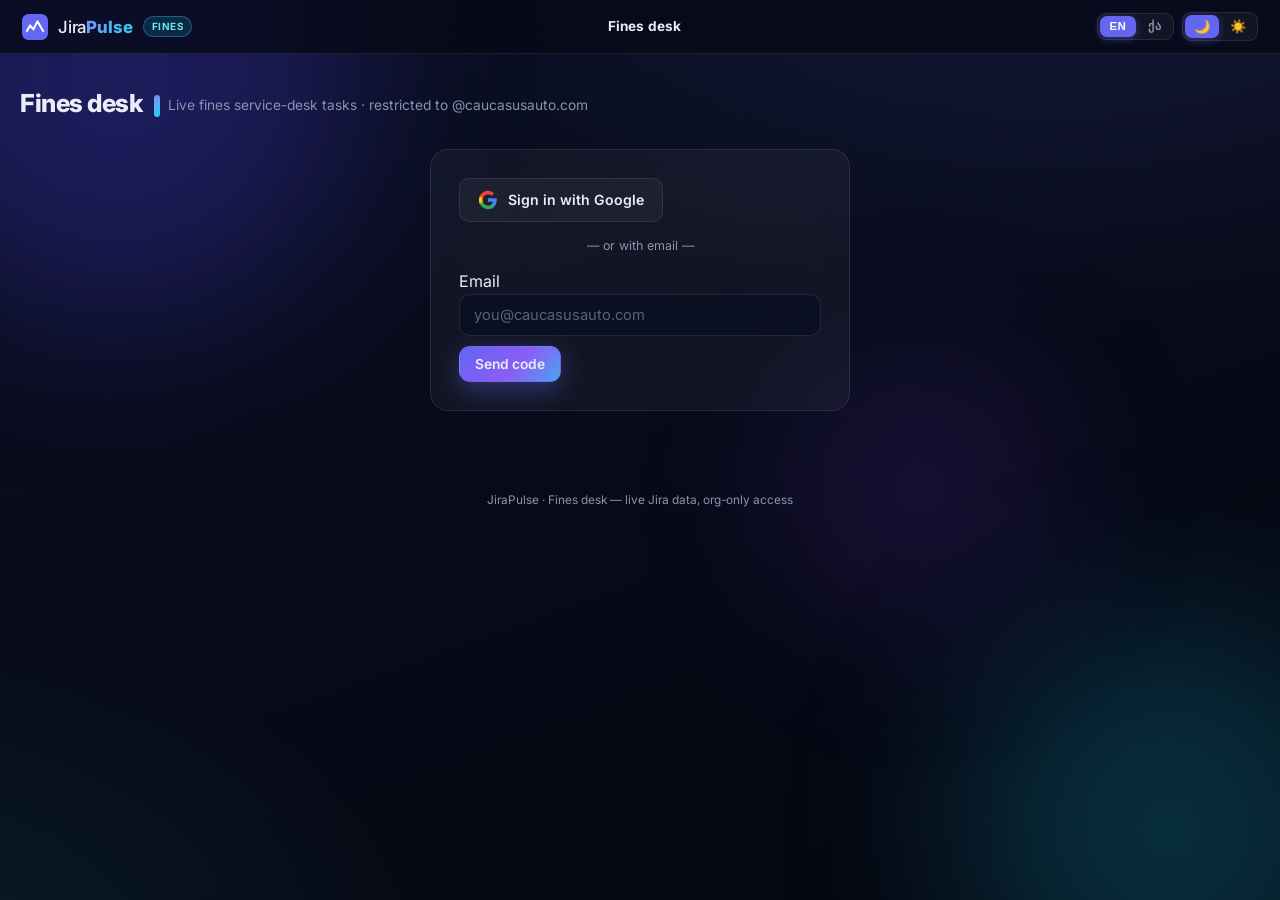
<file: fines/index.html>
﻿<!DOCTYPE html>
<html lang="en">
<head>
<meta charset="UTF-8" />
<meta name="viewport" content="width=device-width, initial-scale=1.0" />
<title>JiraPulse · Fines Desk</title>
<meta name="description" content="Fines Service Desk task list — live service-desk issues, org-only access." />
<meta name="robots" content="noindex" />
<link rel="preconnect" href="https://fonts.googleapis.com" />
<link rel="preconnect" href="https://fonts.gstatic.com" crossorigin />
<link href="https://fonts.googleapis.com/css2?family=Inter:wght@400;500;600;700;800&display=swap" rel="stylesheet" />
<link rel="stylesheet" href="../styles.css?v=8241341" />
<link rel="stylesheet" href="styles.css?v=1" />
<link rel="icon" href="data:image/svg+xml,%3Csvg xmlns='http://www.w3.org/2000/svg' viewBox='0 0 32 32'%3E%3Crect width='32' height='32' rx='8' fill='%236366f1'/%3E%3Cpath d='M6 20l4-6 4 4 5-9 7 11' stroke='white' stroke-width='2.5' fill='none' stroke-linecap='round' stroke-linejoin='round'/%3E%3C/svg%3E" />
<script src="https://accounts.google.com/gsi/client" async></script>
</head>
<body>
<div class="orb orb-a" aria-hidden="true"></div>
<div class="orb orb-b" aria-hidden="true"></div>
<div class="orb orb-c" aria-hidden="true"></div>

<!-- ══════════ TOP BAR ══════════ -->
<header class="topbar pub-topbar">
  <div class="brand" id="lgBrandBtn" role="button" tabindex="0" data-i18n-title="lg.toMain" title="Refresh Fines desk">
    <svg viewBox="0 0 32 32" width="26" height="26"><rect width="32" height="32" rx="8" fill="url(#lgl)"/><defs><linearGradient id="lgl" x1="0" y1="0" x2="32" y2="32"><stop stop-color="#6366f1"/><stop offset="1" stop-color="#22d3ee"/></linearGradient></defs><path d="M6 21l4-7 4 5 5-10 7 12" stroke="#fff" stroke-width="2.5" fill="none" stroke-linecap="round" stroke-linejoin="round"/></svg>
    <span>Jira<b>Pulse</b></span>
    <span class="admin-badge org-badge" data-i18n-text="lg.orgBadge">Fines</span>
  </div>
  <div class="topbar-center">
    <span id="lgHeadTitle" class="header-title" data-i18n="lg.headTitle">Fines desk</span>
  </div>
  <div class="topbar-right">
    <span class="lang-switch" role="group" aria-label="Language">
      <button class="lang-btn" data-lang="en" type="button">EN</button>
      <button class="lang-btn" data-lang="ka" type="button">ქა</button>
    </span>
    <span class="theme-switch" role="group" aria-label="Theme" data-i18n-title="theme.title" title="Switch color theme">
      <button class="theme-btn" data-theme="dark" type="button" data-i18n-title="theme.dark" title="Dark theme">🌙</button>
      <button class="theme-btn" data-theme="light" type="button" data-i18n-title="theme.light" title="Light theme">☀️</button>
    </span>
    <span id="lgUserChip" class="pub-user-chip hidden">
      <span id="lgUserAvatar" class="pub-avatar" aria-hidden="true"></span>
      <span id="lgUserName" class="pub-user-name"></span>
      <span class="pub-chip-caret" aria-hidden="true">▾</span>
      <button id="lgSignOutBtn" class="pub-signout hidden" type="button" data-i18n="pub.signOut" data-i18n-title="pub.signOutTitle" title="Sign out and return to the login screen">⎋ Sign out</button>
    </span>
  </div>
</header>

<main class="main">
  <!-- ══════════ LOGIN GATE ══════════ -->
  <section id="lgGate">
    <div class="screen-head dash-head">
      <div class="pub-hero">
        <h2 class="pub-hero-title" data-i18n="lg.title">Fines desk</h2>
        <p class="muted pub-hero-sub" data-i18n="lg.subtitle">Live fines service-desk tasks · restricted to @caucasusauto.com</p>
        <p id="lgStatus" class="muted" style="margin-top:8px"></p>
      </div>
    </div>

    <div id="lgAuthBox" class="glass" style="padding:28px">
      <div style="margin-bottom:14px">
        <div id="lgGoogleBtn" class="google-btn" style="display:inline-flex;align-items:center;gap:10px;padding:10px 18px;border-radius:10px;border:1px solid var(--border);background:var(--panel);cursor:pointer;font-size:0.88rem;font-weight:600;color:var(--text)">
          <svg width="20" height="20" viewBox="0 0 24 24"><path fill="#4285F4" d="M22.56 12.05c0-.8-.07-1.53-.2-2.25H12v4.26h5.92c-.26 1.37-1.04 2.53-2.21 3.31v2.77h3.57c2.08-1.92 3.28-4.74 3.28-8.09z"/><path fill="#34A853" d="M12 23c2.97 0 5.46-.98 7.28-2.66l-3.57-2.77c-.98.66-2.23 1.06-3.71 1.06-2.86 0-5.29-1.93-6.16-4.53H2.18v2.84C3.99 20.53 7.7 23 12 23z"/><path fill="#FBBC05" d="M5.84 14.09c-.22-.66-.35-1.36-.35-2.09s.13-1.43.35-2.09V7.07H2.18C1.43 8.55 1 10.22 1 12s.43 3.45 1.18 4.93l2.85-2.22.81-.62z"/><path fill="#EA4335" d="M12 5.38c1.62 0 3.06.56 4.21 1.64l3.15-3.15C17.45 2.09 14.97 1 12 1 7.7 1 3.99 3.47 2.18 7.07l3.66 2.84c.87-2.6 3.3-4.53 6.16-4.53z"/></svg>
          <span data-i18n="pub.google">Sign in with Google</span>
        </div>
      </div>

      <div style="text-align:center;color:var(--muted);font-size:0.78rem;margin-bottom:14px" data-i18n="pub.orEmail">— or with email —</div>

      <label><span data-i18n="settings.email">Email</span>
        <input id="lgEmail" class="input" type="text" data-i18n-placeholder="pub.emailPh" placeholder="you@caucasusauto.com" />
      </label>
      <div style="margin-top:10px">
        <button id="lgSendBtn" class="btn btn-primary" data-i18n="pub.send">Send code</button>
      </div>

      <div id="lgCodeWrap" class="hidden" style="margin-top:14px">
        <label><span data-i18n="pub.accessCode">Access code</span>
          <input id="lgCode" class="input" type="text" data-i18n-placeholder="pub.codePh" placeholder="6-digit code" maxlength="6" />
        </label>
        <div style="margin-top:10px;display:flex;gap:10px">
          <button id="lgVerifyBtn" class="btn btn-primary hidden" data-i18n="pub.verify">Verify</button>
        </div>
      </div>
    </div>
  </section>

  <!-- ══════════ TASK LIST (post-login) ══════════ -->
  <section id="lgContent" class="hidden">
    <div class="screen-head dash-head lg-list-head">
      <h2 class="pub-hero-title lg-list-title" data-i18n="lg.listTitle">Fines tasks</h2>
      <p class="muted lg-list-sub" data-i18n="lg.listSub" title="All service-desk requests · items labeled “Internal” are hidden">All service-desk requests · items labeled “Internal” are hidden</p>
      <span class="lg-head-spacer"></span>
      <span id="lgFetchedAt" class="muted small lg-fetched"></span>
      <button id="lgRefreshBtn" class="btn btn-ghost lg-refresh" data-i18n-title="lg.refresh" title="Refresh">
        <svg viewBox="0 0 24 24" fill="none" stroke="currentColor" stroke-width="2" stroke-linecap="round"><path d="M21 12a9 9 0 1 1-2.6-6.4"/><path d="M21 3v6h-6"/></svg>
      </span>
    </div>

    <div id="lgError" class="form-error hidden" style="margin-bottom:14px"></div>

    <div id="lgLoading" class="lg-loading hidden" role="status" aria-live="polite">
      <span class="spinner" aria-hidden="true"></span>
      <span data-i18n="lg.loading">Loading tasks…</span>
    </div>

    <div class="card glass table-card">
      <div class="tl-filterbar" id="lgToolbar">
        <input id="lgSearch" class="input tl-search" type="text" data-i18n-placeholder="lg.searchPh" placeholder="Search tasks…" />
        <span class="lg-toolbar-right">
          <span id="lgCount" class="pub-count-chip"></span>
          <select id="lgPageSize" class="input tl-select lg-page-select" data-i18n-title="lg.pageSizeTitle" title="Tasks shown per page" aria-label="Tasks shown per page"></select>
        </span>
      </div>
      <div class="tl-filterbar" id="lgFilterBar"></div>
      <div class="lg-scroll-wrap">
        <button id="lgScrollLeft" class="lg-scroll-btn lg-scroll-left" type="button" aria-label="Scroll left" data-i18n-title="lg.scrollLeft" title="Scroll left">
          <svg viewBox="0 0 20 20" width="16" height="16" fill="none" stroke="currentColor" stroke-width="2.2" stroke-linecap="round" stroke-linejoin="round"><path d="M12.5 4.5 7 10l5.5 5.5"/></svg>
        </button>
        <div class="table-scroll" id="lgTableScroll">
          <table class="data-table">
            <thead><tr>
              <th data-col="key" class="lg-col-key" data-i18n="lg.th.key">Key</th>
              <th data-col="title" class="lg-col-title" data-i18n="lg.th.title">Title</th>
              <th data-col="status" class="lg-col-status" data-i18n="lg.th.status">Status</th>
              <th class="lg-col-people">
                <span class="lg-th-split" data-col="reporter" data-i18n-title="lg.th.reporter" title="Reporter"><span data-i18n="lg.mini.reporter">Reporter</span></span>
                <span class="lg-th-split" data-col="assignee" data-i18n-title="lg.th.assignee" title="Assignee"><span data-i18n="lg.mini.assignee">Assignee</span></span>
              </th>
              <th class="lg-col-dates">
                <span class="lg-th-split" data-col="created" data-i18n-title="lg.th.created" title="Registered"><span data-i18n="lg.mini.created">Reg.</span></span>
                <span class="lg-th-split" data-col="updated" data-i18n-title="lg.th.updated" title="Updated"><span data-i18n="lg.mini.updated">Upd.</span></span>
              </th>
              <th data-col="direction" class="lg-col-direction" data-i18n="lg.th.direction">Direction</th>
              <th data-col="comments" class="lg-col-comments" data-i18n="lg.th.comments">Comments</th>
              <th data-col="sla" class="lg-col-sla">
                <span class="lg-th-split" data-i18n-title="lg.sla.respTitle" title="First response"><span data-i18n="lg.sla.respTitle">First response</span></span>
                <span class="lg-th-split" data-i18n-title="lg.th.sla" title="SLA"><span data-i18n="lg.th.sla">SLA</span></span>
              </th>
            </tr></thead>
            <tbody id="lgTbody"></tbody>
          </table>
        </div>
        <button id="lgScrollRight" class="lg-scroll-btn lg-scroll-right" type="button" aria-label="Scroll right" data-i18n-title="lg.scrollRight" title="Scroll right">
          <svg viewBox="0 0 20 20" width="16" height="16" fill="none" stroke="currentColor" stroke-width="2.2" stroke-linecap="round" stroke-linejoin="round"><path d="M7.5 4.5 13 10l-5.5 5.5"/></svg>
        </button>
      </div>
      <div style="display:flex;align-items:center;gap:12px;padding:8px 4px 2px">
        <span id="lgShowing" class="muted small"></span>
        <button id="lgShowMore" class="btn ghost lg-show-more hidden" type="button"></button>
      </div>
    </div>
  </section>
</main>

<footer class="site-footer" data-i18n="lg.footer">
  JiraPulse · Fines desk — live Jira data, org-only access
</footer>

<div id="toast" class="toast hidden"></div>

<!-- ══════════ TASK CARD POPUP (Jira-style full detail, in-app) ══════════ -->
<div id="lgCardOverlay" class="modal-overlay hidden" role="dialog" aria-modal="true" aria-labelledby="lgCardTitle">
  <div class="modal lg-card-modal" role="document">
    <button id="lgCardClose" class="lg-card-close" type="button" aria-label="Close" data-i18n-title="lg.card.close" title="Close">
      <svg viewBox="0 0 20 20" width="18" height="18" fill="none" stroke="currentColor" stroke-width="2" stroke-linecap="round"><path d="M5 5l10 10M15 5L5 15"/></svg>
    </button>
    <div id="lgCardBody" class="lg-card-body"></div>
  </div>
</div>

<script src="../conn-store.js?v=1"></script>
<script src="../relay-session.js?v=1"></script>
<script src="app.js?v=3"></script>
</body>
</html>
</file>
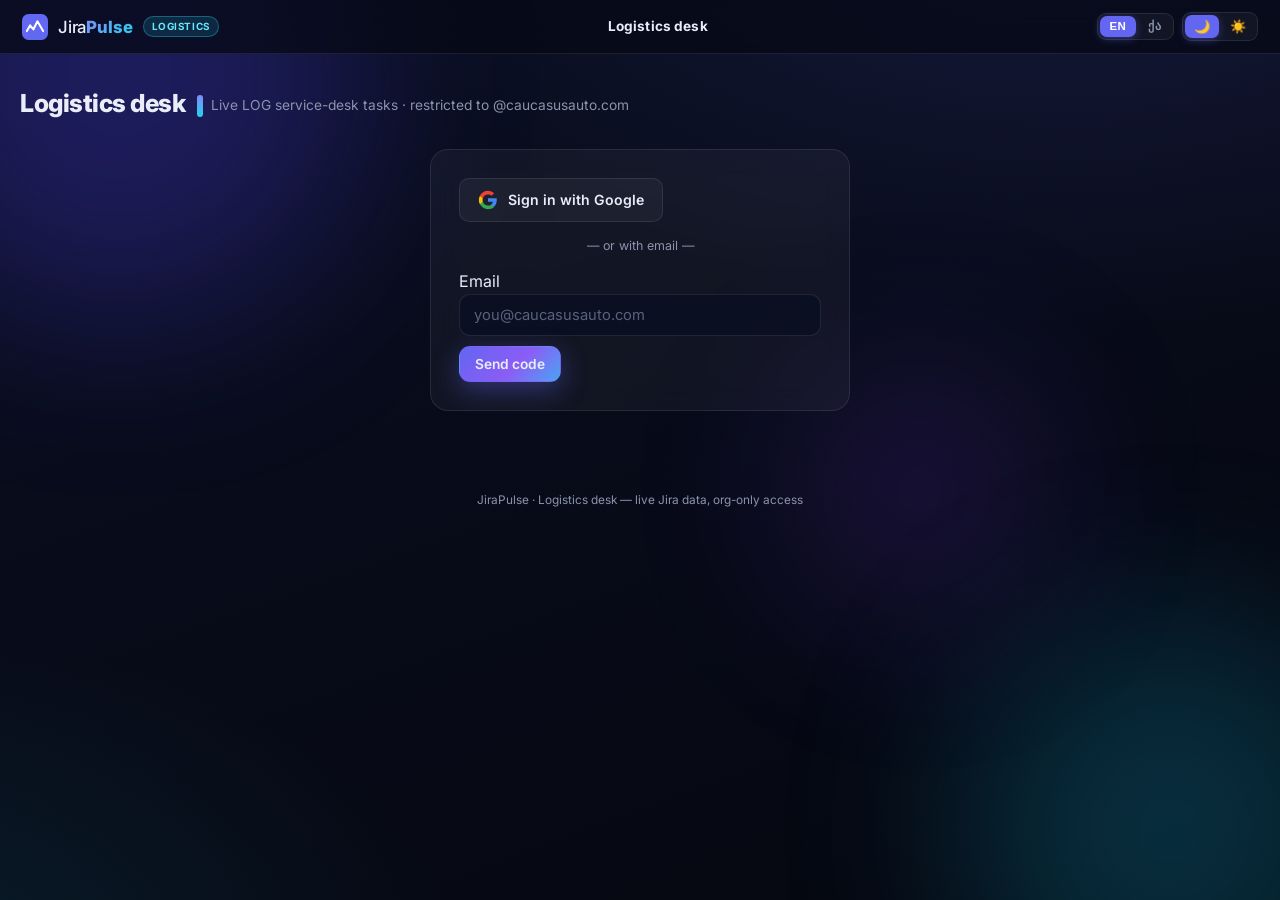
<file: logistics/index.html>
﻿<!DOCTYPE html>
<html lang="en">
<head>
<meta charset="UTF-8" />
<meta name="viewport" content="width=device-width, initial-scale=1.0" />
<title>JiraPulse · Logistics Desk</title>
<meta name="description" content="Logistics Service Desk task list — live LOG project issues, org-only access." />
<meta name="robots" content="noindex" />
<link rel="preconnect" href="https://fonts.googleapis.com" />
<link rel="preconnect" href="https://fonts.gstatic.com" crossorigin />
<link href="https://fonts.googleapis.com/css2?family=Inter:wght@400;500;600;700;800&display=swap" rel="stylesheet" />
<link rel="stylesheet" href="../styles.css?v=8241341" />
<link rel="stylesheet" href="styles.css?v=33" />
<link rel="icon" href="data:image/svg+xml,%3Csvg xmlns='http://www.w3.org/2000/svg' viewBox='0 0 32 32'%3E%3Crect width='32' height='32' rx='8' fill='%236366f1'/%3E%3Cpath d='M6 20l4-6 4 4 5-9 7 11' stroke='white' stroke-width='2.5' fill='none' stroke-linecap='round' stroke-linejoin='round'/%3E%3C/svg%3E" />
<script src="https://accounts.google.com/gsi/client" async></script>
</head>
<body>
<div class="orb orb-a" aria-hidden="true"></div>
<div class="orb orb-b" aria-hidden="true"></div>
<div class="orb orb-c" aria-hidden="true"></div>

<!-- ══════════ TOP BAR ══════════ -->
<header class="topbar pub-topbar">
  <div class="brand" id="lgBrandBtn" role="button" tabindex="0" data-i18n-title="lg.toMain" title="Refresh Logistics desk">
    <svg viewBox="0 0 32 32" width="26" height="26"><rect width="32" height="32" rx="8" fill="url(#lgl)"/><defs><linearGradient id="lgl" x1="0" y1="0" x2="32" y2="32"><stop stop-color="#6366f1"/><stop offset="1" stop-color="#22d3ee"/></linearGradient></defs><path d="M6 21l4-7 4 5 5-10 7 12" stroke="#fff" stroke-width="2.5" fill="none" stroke-linecap="round" stroke-linejoin="round"/></svg>
    <span>Jira<b>Pulse</b></span>
    <span class="admin-badge org-badge" data-i18n-text="lg.orgBadge">Logistics</span>
  </div>
  <div class="topbar-center">
    <span id="lgHeadTitle" class="header-title" data-i18n="lg.headTitle">Logistics desk</span>
  </div>
  <div class="topbar-right">
    <span class="lang-switch" role="group" aria-label="Language">
      <button class="lang-btn" data-lang="en" type="button">EN</button>
      <button class="lang-btn" data-lang="ka" type="button">ქა</button>
    </span>
    <span class="theme-switch" role="group" aria-label="Theme" data-i18n-title="theme.title" title="Switch color theme">
      <button class="theme-btn" data-theme="dark" type="button" data-i18n-title="theme.dark" title="Dark theme">🌙</button>
      <button class="theme-btn" data-theme="light" type="button" data-i18n-title="theme.light" title="Light theme">☀️</button>
    </span>
    <span id="lgUserChip" class="pub-user-chip hidden">
      <span id="lgUserAvatar" class="pub-avatar" aria-hidden="true"></span>
      <span id="lgUserName" class="pub-user-name"></span>
      <span class="pub-chip-caret" aria-hidden="true">▾</span>
      <button id="lgSignOutBtn" class="pub-signout hidden" type="button" data-i18n="pub.signOut" data-i18n-title="pub.signOutTitle" title="Sign out and return to the login screen">⎋ Sign out</button>
    </span>
  </div>
</header>

<main class="main">
  <!-- ══════════ LOGIN GATE ══════════ -->
  <section id="lgGate">
    <div class="screen-head dash-head">
      <div class="pub-hero">
        <h2 class="pub-hero-title" data-i18n="lg.title">Logistics desk</h2>
        <p class="muted pub-hero-sub" data-i18n="lg.subtitle">Live LOG service-desk tasks · restricted to @caucasusauto.com</p>
        <p id="lgStatus" class="muted" style="margin-top:8px"></p>
      </div>
    </div>

    <div id="lgAuthBox" class="glass" style="padding:28px">
      <div style="margin-bottom:14px">
        <div id="lgGoogleBtn" class="google-btn" style="display:inline-flex;align-items:center;gap:10px;padding:10px 18px;border-radius:10px;border:1px solid var(--border);background:var(--panel);cursor:pointer;font-size:0.88rem;font-weight:600;color:var(--text)">
          <svg width="20" height="20" viewBox="0 0 24 24"><path fill="#4285F4" d="M22.56 12.05c0-.8-.07-1.53-.2-2.25H12v4.26h5.92c-.26 1.37-1.04 2.53-2.21 3.31v2.77h3.57c2.08-1.92 3.28-4.74 3.28-8.09z"/><path fill="#34A853" d="M12 23c2.97 0 5.46-.98 7.28-2.66l-3.57-2.77c-.98.66-2.23 1.06-3.71 1.06-2.86 0-5.29-1.93-6.16-4.53H2.18v2.84C3.99 20.53 7.7 23 12 23z"/><path fill="#FBBC05" d="M5.84 14.09c-.22-.66-.35-1.36-.35-2.09s.13-1.43.35-2.09V7.07H2.18C1.43 8.55 1 10.22 1 12s.43 3.45 1.18 4.93l2.85-2.22.81-.62z"/><path fill="#EA4335" d="M12 5.38c1.62 0 3.06.56 4.21 1.64l3.15-3.15C17.45 2.09 14.97 1 12 1 7.7 1 3.99 3.47 2.18 7.07l3.66 2.84c.87-2.6 3.3-4.53 6.16-4.53z"/></svg>
          <span data-i18n="pub.google">Sign in with Google</span>
        </div>
      </div>

      <div style="text-align:center;color:var(--muted);font-size:0.78rem;margin-bottom:14px" data-i18n="pub.orEmail">— or with email —</div>

      <label><span data-i18n="settings.email">Email</span>
        <input id="lgEmail" class="input" type="text" data-i18n-placeholder="pub.emailPh" placeholder="you@caucasusauto.com" />
      </label>
      <div style="margin-top:10px">
        <button id="lgSendBtn" class="btn btn-primary" data-i18n="pub.send">Send code</button>
      </div>

      <div id="lgCodeWrap" class="hidden" style="margin-top:14px">
        <label><span data-i18n="pub.accessCode">Access code</span>
          <input id="lgCode" class="input" type="text" data-i18n-placeholder="pub.codePh" placeholder="6-digit code" maxlength="6" />
        </label>
        <div style="margin-top:10px;display:flex;gap:10px">
          <button id="lgVerifyBtn" class="btn btn-primary hidden" data-i18n="pub.verify">Verify</button>
        </div>
      </div>
    </div>
  </section>

  <!-- ══════════ TASK LIST (post-login) ══════════ -->
  <section id="lgContent" class="hidden">
    <div class="screen-head dash-head lg-list-head">
      <h2 class="pub-hero-title lg-list-title" data-i18n="lg.listTitle">LOG tasks</h2>
      <p class="muted lg-list-sub" data-i18n="lg.listSub" title="All service-desk requests · items labeled “Internal” are hidden">All service-desk requests · items labeled “Internal” are hidden</p>
      <span class="lg-head-spacer"></span>
      <span id="lgFetchedAt" class="muted small lg-fetched"></span>
      <button id="lgRefreshBtn" class="btn btn-ghost lg-refresh" data-i18n-title="lg.refresh" title="Refresh">
        <svg viewBox="0 0 24 24" fill="none" stroke="currentColor" stroke-width="2" stroke-linecap="round"><path d="M21 12a9 9 0 1 1-2.6-6.4"/><path d="M21 3v6h-6"/></svg>
      </span>
    </div>

    <div id="lgError" class="form-error hidden" style="margin-bottom:14px"></div>

    <div id="lgLoading" class="lg-loading hidden" role="status" aria-live="polite">
      <span class="spinner" aria-hidden="true"></span>
      <span data-i18n="lg.loading">Loading tasks…</span>
    </div>

    <div class="card glass table-card">
      <div class="tl-filterbar" id="lgToolbar">
        <input id="lgSearch" class="input tl-search" type="text" data-i18n-placeholder="lg.searchPh" placeholder="Search tasks…" />
        <span class="lg-toolbar-right">
          <span id="lgCount" class="pub-count-chip"></span>
          <select id="lgPageSize" class="input tl-select lg-page-select" data-i18n-title="lg.pageSizeTitle" title="Tasks shown per page" aria-label="Tasks shown per page"></select>
        </span>
      </div>
      <div class="tl-filterbar" id="lgFilterBar"></div>
      <div class="lg-scroll-wrap">
        <button id="lgScrollLeft" class="lg-scroll-btn lg-scroll-left" type="button" aria-label="Scroll left" data-i18n-title="lg.scrollLeft" title="Scroll left">
          <svg viewBox="0 0 20 20" width="16" height="16" fill="none" stroke="currentColor" stroke-width="2.2" stroke-linecap="round" stroke-linejoin="round"><path d="M12.5 4.5 7 10l5.5 5.5"/></svg>
        </button>
        <div class="table-scroll" id="lgTableScroll">
          <table class="data-table">
            <thead><tr>
              <th data-col="key" class="lg-col-key" data-i18n="lg.th.key">Key</th>
              <th data-col="title" class="lg-col-title" data-i18n="lg.th.title">Title</th>
              <th data-col="status" class="lg-col-status" data-i18n="lg.th.status">Status</th>
              <th class="lg-col-people">
                <span class="lg-th-split" data-col="reporter" data-i18n-title="lg.th.reporter" title="Reporter"><span data-i18n="lg.mini.reporter">Reporter</span></span>
                <span class="lg-th-split" data-col="assignee" data-i18n-title="lg.th.assignee" title="Assignee"><span data-i18n="lg.mini.assignee">Assignee</span></span>
              </th>
              <th class="lg-col-dates">
                <span class="lg-th-split" data-col="created" data-i18n-title="lg.th.created" title="Registered"><span data-i18n="lg.mini.created">Reg.</span></span>
                <span class="lg-th-split" data-col="updated" data-i18n-title="lg.th.updated" title="Updated"><span data-i18n="lg.mini.updated">Upd.</span></span>
              </th>
              <th data-col="direction" class="lg-col-direction" data-i18n="lg.th.direction">Logistics direction</th>
              <th data-col="comments" class="lg-col-comments" data-i18n="lg.th.comments">Comments</th>
              <th data-col="sla" class="lg-col-sla">
                <span class="lg-th-split" data-i18n-title="lg.sla.respTitle" title="First response"><span data-i18n="lg.sla.respTitle">First response</span></span>
                <span class="lg-th-split" data-i18n-title="lg.th.sla" title="SLA"><span data-i18n="lg.th.sla">SLA</span></span>
              </th>
            </tr></thead>
            <tbody id="lgTbody"></tbody>
          </table>
        </div>
        <button id="lgScrollRight" class="lg-scroll-btn lg-scroll-right" type="button" aria-label="Scroll right" data-i18n-title="lg.scrollRight" title="Scroll right">
          <svg viewBox="0 0 20 20" width="16" height="16" fill="none" stroke="currentColor" stroke-width="2.2" stroke-linecap="round" stroke-linejoin="round"><path d="M7.5 4.5 13 10l-5.5 5.5"/></svg>
        </button>
      </div>
      <div style="display:flex;align-items:center;gap:12px;padding:8px 4px 2px">
        <span id="lgShowing" class="muted small"></span>
        <button id="lgShowMore" class="btn ghost lg-show-more hidden" type="button"></button>
      </div>
    </div>
  </section>
</main>

<footer class="site-footer" data-i18n="lg.footer">
  JiraPulse · Logistics desk — live Jira data, org-only access
</footer>

<div id="toast" class="toast hidden"></div>

<!-- ══════════ TASK CARD POPUP (Jira-style full detail, in-app) ══════════ -->
<div id="lgCardOverlay" class="modal-overlay hidden" role="dialog" aria-modal="true" aria-labelledby="lgCardTitle">
  <div class="modal lg-card-modal" role="document">
    <button id="lgCardClose" class="lg-card-close" type="button" aria-label="Close" data-i18n-title="lg.card.close" title="Close">
      <svg viewBox="0 0 20 20" width="18" height="18" fill="none" stroke="currentColor" stroke-width="2" stroke-linecap="round"><path d="M5 5l10 10M15 5L5 15"/></svg>
    </button>
    <div id="lgCardBody" class="lg-card-body"></div>
  </div>
</div>

<script src="../conn-store.js?v=1"></script>
<script src="../relay-session.js?v=1"></script>
<script src="app.js?v=49"></script>
</body>
</html>
</file>
<file: styles.css>
/* ══════════════════════ JiraPulse · styles ══════════════════════ */
:root {
  --bg-0: #05070f;
  --bg-1: #0a0f22;
  --panel: rgba(255, 255, 255, 0.045);
  --panel-strong: rgba(255, 255, 255, 0.07);
  --border: rgba(255, 255, 255, 0.09);
  --border-strong: rgba(255, 255, 255, 0.16);
  --text: #e9edf8;
  --muted: #8b93ad;
  --accent: #6366f1;
  --cyan: #22d3ee;
  --green: #34d399;
  --amber: #fbbf24;
  --red: #f87171;
  --radius: 18px;
  --shadow: 0 20px 60px rgba(0, 0, 0, 0.45);
}

* { box-sizing: border-box; margin: 0; padding: 0; }

html, body { min-height: 100%; }

body {
  font-family: "Inter", system-ui, -apple-system, sans-serif;
  background:
    radial-gradient(1200px 700px at 85% -10%, rgba(99, 102, 241, 0.14), transparent 60%),
    radial-gradient(1000px 600px at -10% 110%, rgba(34, 211, 238, 0.10), transparent 60%),
    linear-gradient(160deg, var(--bg-1), var(--bg-0));
  background-attachment: fixed;
  color: var(--text);
  line-height: 1.55;
  overflow-x: hidden;
}

.hidden { display: none !important; }
.muted { color: var(--muted); }
.small { font-size: 0.8rem; }

/* ── floating orbs ── */
.orb {
  position: fixed;
  border-radius: 50%;
  filter: blur(90px);
  opacity: 0.35;
  pointer-events: none;
  z-index: 0;
  animation: drift 22s ease-in-out infinite alternate;
}
.orb-a { width: 480px; height: 480px; background: #4338ca; top: -160px; left: -120px; }
.orb-b { width: 420px; height: 420px; background: #0e7490; bottom: -140px; right: -100px; animation-delay: -8s; }
.orb-c { width: 260px; height: 260px; background: #7c3aed; top: 40%; right: 18%; opacity: 0.18; animation-delay: -14s; }
@keyframes drift {
  from { transform: translate3d(0, 0, 0) scale(1); }
  to   { transform: translate3d(60px, -40px, 0) scale(1.15); }
}

/* ── layout ── */
.main {
  position: relative;
  z-index: 1;
  max-width: 1240px;
  margin: 0 auto;
  padding: 28px 24px 80px;
}

.screen-head { margin: 10px 0 26px; }
.screen-head h2 { font-size: 1.55rem; font-weight: 800; letter-spacing: -0.02em; }
.dash-head { display: flex; align-items: center; justify-content: space-between; gap: 12px; flex-wrap: wrap; }
.dash-head > div:first-child { display: flex; align-items: center; gap: 12px; flex-wrap: wrap; }

.badge {
  display: inline-flex;
  align-items: center;
  padding: 4px 11px;
  border-radius: 999px;
  font-size: 0.75rem;
  font-weight: 600;
  background: rgba(99, 102, 241, 0.16);
  color: #b3b7ff;
  border: 1px solid rgba(99, 102, 241, 0.35);
}
.badge-warn { background: rgba(251, 191, 36, 0.12); color: #fcd34d; border-color: rgba(251, 191, 36, 0.35); }

.glass {
  background: var(--panel);
  border: 1px solid var(--border);
  border-radius: var(--radius);
  backdrop-filter: blur(14px);
  -webkit-backdrop-filter: blur(14px);
}

/* ── topbar ── */
.topbar {
  position: sticky;
  top: 0;
  z-index: 40;
  display: flex;
  align-items: center;
  gap: 18px;
  padding: 12px 22px;
  background: rgba(6, 9, 20, 0.72);
  border-bottom: 1px solid var(--border);
  backdrop-filter: blur(16px);
  -webkit-backdrop-filter: blur(16px);
}
.brand { display: flex; align-items: center; gap: 10px; font-size: 1.05rem; font-weight: 500; letter-spacing: -0.01em; cursor: pointer; user-select: none; }
.brand:hover { opacity: 0.85; }
.brand b { background: linear-gradient(135deg, #818cf8, #22d3ee); -webkit-background-clip: text; background-clip: text; color: transparent; font-weight: 800; }
.admin-badge { font-size: 0.62rem; font-weight: 700; letter-spacing: 0.06em; text-transform: uppercase; padding: 2px 8px; border-radius: 999px; background: rgba(99,102,241,.18); color: #a5b4fc; border: 1px solid rgba(99,102,241,.35); }
.org-badge { background: rgba(34,211,238,.14); color: #67e8f9; border-color: rgba(34,211,238,.35); }
.topbar-center { display: flex; align-items: center; gap: 10px; flex: 1; justify-content: center; }
.header-title { font-size: 0.85rem; font-weight: 700; color: var(--text); letter-spacing: 0.01em; white-space: nowrap; }
.topbar-right { display: flex; align-items: center; gap: 8px; }
.board-select { max-width: 300px; min-width: 190px; }

/* ── buttons ── */
.btn {
  display: inline-flex;
  align-items: center;
  gap: 8px;
  padding: 9px 15px;
  border-radius: 11px;
  border: 1px solid transparent;
  font-family: inherit;
  font-size: 0.86rem;
  font-weight: 600;
  color: var(--text);
  cursor: pointer;
  transition: transform 0.15s ease, box-shadow 0.15s ease, background 0.15s ease, border-color 0.15s ease;
  white-space: nowrap;
}
.btn svg { width: 15px; height: 15px; }
.btn:disabled { opacity: 0.55; cursor: wait; }
.btn-primary {
  background: linear-gradient(135deg, #6366f1, #8b5cf6 55%, #22d3ee 130%);
  box-shadow: 0 8px 26px rgba(99, 102, 241, 0.38);
}
.btn-primary:hover:not(:disabled) { transform: translateY(-1px); box-shadow: 0 12px 32px rgba(99, 102, 241, 0.5); }
.btn-ghost { background: var(--panel); border-color: var(--border); }
.btn-ghost:hover:not(:disabled) { background: var(--panel-strong); border-color: var(--border-strong); }
.icon-only { padding: 9px; }
.btn-lg { padding: 13px 22px; font-size: 0.95rem; width: 100%; justify-content: center; margin-top: 4px; }
.btn-danger-ghost { background: rgba(248, 113, 113, 0.08); border-color: rgba(248, 113, 113, 0.3); color: #fca5a5; }
.btn-danger-ghost:hover { background: rgba(248, 113, 113, 0.16); }

/* ── inputs ── */
.input {
  width: 100%;
  padding: 11px 14px;
  border-radius: 11px;
  border: 1px solid var(--border);
  background: rgba(10, 15, 34, 0.75);
  color: var(--text);
  font-family: inherit;
  font-size: 0.92rem;
  outline: none;
  transition: border-color 0.15s ease, box-shadow 0.15s ease;
}
.input:focus { border-color: rgba(99, 102, 241, 0.65); box-shadow: 0 0 0 3px rgba(99, 102, 241, 0.22); }
.input::placeholder { color: #59617d; }

/* ── hero / setup ── */
#setupScreen { display: flex; justify-content: center; padding-top: 6vh; }
.hero {
  width: min(620px, 94vw);
  padding: 44px 46px 36px;
  text-align: center;
  box-shadow: var(--shadow);
  animation: rise 0.6s cubic-bezier(0.2, 0.9, 0.25, 1.2) both;
}
@keyframes rise { from { opacity: 0; transform: translateY(26px) scale(0.98); } to { opacity: 1; transform: none; } }
.hero-logo { filter: drop-shadow(0 8px 22px rgba(99, 102, 241, 0.55)); margin-bottom: 14px; }
.hero h1 { font-size: clamp(1.7rem, 4vw, 2.3rem); font-weight: 800; letter-spacing: -0.03em; line-height: 1.15; }
.grad-text { background: linear-gradient(90deg, #818cf8, #22d3ee); -webkit-background-clip: text; background-clip: text; color: transparent; }
.hero .lead { color: var(--muted); margin: 14px auto 26px; max-width: 52ch; }
.hero form { text-align: left; display: flex; flex-direction: column; gap: 14px; }
.hero label { display: flex; flex-direction: column; gap: 6px; font-size: 0.8rem; font-weight: 600; color: #aab2cf; letter-spacing: 0.02em; }
.field-row { display: grid; grid-template-columns: 1fr 1fr; gap: 14px; }
.form-error {
  background: rgba(248, 113, 113, 0.1);
  border: 1px solid rgba(248, 113, 113, 0.35);
  color: #fecaca;
  padding: 10px 14px;
  border-radius: 11px;
  font-size: 0.85rem;
}
.help { margin-top: 22px; text-align: left; font-size: 0.86rem; color: var(--muted); }
.help summary { cursor: pointer; color: #aab2cf; font-weight: 600; }
.help ol { margin: 10px 0 8px 20px; display: grid; gap: 5px; }
.help a { color: var(--cyan); }
.help p { margin-top: 10px; }

/* ── boards ── */
.boards-grid {
  display: grid;
  grid-template-columns: repeat(auto-fill, minmax(270px, 1fr));
  gap: 16px;
}
.board-card {
  position: relative;   /* anchor for the A/B pick badges (::after) */
  display: flex; flex-direction: column;
  padding: 18px;
  cursor: pointer;
  transition: transform 0.18s ease, border-color 0.18s ease, box-shadow 0.18s ease;
  animation: rise 0.45s ease both;
  overflow: hidden;
}
.board-card::before {
  content: '';
  position: absolute; inset: 0 0 auto 0; height: 2px;
  background: linear-gradient(90deg, rgba(99,102,241,.7), rgba(34,211,238,.5), transparent 70%);
  opacity: 0; transition: opacity .18s ease;
}
.board-card:hover::before { opacity: 1; }
.board-card:hover {
  transform: translateY(-4px);
  border-color: rgba(99, 102, 241, 0.55);
  box-shadow: 0 16px 40px rgba(67, 56, 202, 0.35);
}
.board-card h3 { font-size: 0.98rem; font-weight: 700; margin: 0; word-break: break-word; }
.board-card-head { display: flex; align-items: center; gap: 11px; }
.board-card-head > .board-avatar { align-self: flex-start; }
/* gradient avatar with the board's initial */
.board-avatar {
  flex: 0 0 auto;
  width: 40px; height: 40px; border-radius: 12px;
  display: grid; place-items: center;
  font-size: 1.05rem; font-weight: 800; color: #fff;
  background: linear-gradient(135deg, #6366f1 0%, #8b5cf6 55%, #22d3ee 130%);
  box-shadow: 0 4px 14px rgba(99, 102, 241, 0.35), inset 0 0 0 1px rgba(255, 255, 255, 0.14);
  text-shadow: 0 1px 2px rgba(0, 0, 0, 0.3);
}
.board-card.p-board .board-avatar { background: linear-gradient(135deg, #0ea5e9 0%, #22d3ee 60%, #34d399 130%); box-shadow: 0 4px 14px rgba(14, 165, 233, 0.3), inset 0 0 0 1px rgba(255,255,255,.14); }

/* master [P] board card: distinct cyan accent + "master view" chip */
.board-card.master-p-board { border: 1px solid rgba(34, 211, 238, .45); box-shadow: 0 0 0 1px rgba(34, 211, 238, .12); }
.board-card.master-p-board .board-avatar { background: linear-gradient(135deg, #0891b2, #22d3ee); color: #04222b; }
.chip.chip-master { background: rgba(34, 211, 238, .14); color: #67e8f9; border: 1px solid rgba(34, 211, 238, .3); font-size: 10px; }
.board-id-block { flex: 1 1 auto; min-width: 0; display: flex; flex-direction: column; }
.board-id-block h3 {
  display: -webkit-box; -webkit-line-clamp: 2; -webkit-box-orient: vertical; overflow: hidden;
}
/* compact [P] marker chip — bright sky-blue variant */
.chip.chip-p {
  background: linear-gradient(135deg, rgba(14, 165, 233, 0.16), rgba(34, 211, 238, 0.12));
  color: #7dd3fc;
  border-color: rgba(56, 189, 248, 0.4);
  font-weight: 800;
  padding: 3px 7px;
}
/* [P] chip lives INSIDE the head row (flex item between the title block and
   the copy-link column), so it sits vertically parallel with the board name
   instead of floating above it at the card's top corner */
.board-p-flag {
  flex: 0 0 auto;
  align-self: flex-start;
  margin-top: 2px;
}
/* right side of the card head: % pill stacked over the copy-link button,
   so the pill never floats mid-head or collides with the A/B pick badges */
.board-head-side {
  flex: 0 0 auto;
  display: flex; flex-direction: column; align-items: flex-end; gap: 4px;
  align-self: flex-start;
}
.board-copy-link { font-size: 0.9rem; opacity: 0.7; padding: 4px 6px; border-radius: 8px; flex: 0 0 auto; }
.board-copy-link:hover { opacity: 1; background: rgba(99,102,241,.12); }

/* ── per-board publish-status dropdown (admin panel, outside the card info) ──
   Sits in the card head's right side above the copy-link button. Green tint =
   visible to org viewers; amber/grey tint = hidden. Both themes styled. */
.board-pub-status {
  appearance: none; -webkit-appearance: none;
  font-size: 0.62rem; font-weight: 700; letter-spacing: 0.04em;
  padding: 3px 20px 3px 9px; border-radius: 999px; cursor: pointer;
  background-image: url("data:image/svg+xml;charset=utf-8,%3Csvg xmlns='http://www.w3.org/2000/svg' width='8' height='6' viewBox='0 0 8 6'%3E%3Cpath d='M0 1.2 1.2 0 4 2.9 6.8 0 8 1.2 4 5.2z' fill='%23a5b4fc'/%3E%3C/svg%3E");
  background-repeat: no-repeat; background-position: right 7px center;
  color: #6ee7b7; border: 1px solid rgba(52, 211, 153, 0.45);
  background-color: rgba(52, 211, 153, 0.08);
  transition: background-color .12s ease, border-color .12s ease, color .12s ease, opacity .12s ease;
}
.board-pub-status.st-unpublished {
  color: var(--muted); border-color: rgba(148, 163, 184, 0.4);
  background-color: rgba(148, 163, 184, 0.08);
  background-image: url("data:image/svg+xml;charset=utf-8,%3Csvg xmlns='http://www.w3.org/2000/svg' width='8' height='6' viewBox='0 0 8 6'%3E%3Cpath d='M0 1.2 1.2 0 4 2.9 6.8 0 8 1.2 4 5.2z' fill='%2394a3b8'/%3E%3C/svg%3E");
}
.board-pub-status:hover { border-color: rgba(52, 211, 153, 0.75); }
.board-pub-status:disabled { opacity: 0.55; cursor: progress; }
body.light .board-pub-status { color: #047857; border-color: rgba(5, 150, 105, 0.45); background-color: rgba(5, 150, 105, 0.08); }
body.light .board-pub-status.st-unpublished { color: #64748b; border-color: rgba(100, 116, 139, 0.45); background-color: rgba(100, 116, 139, 0.08); }
/* native option list readability across themes */
.board-pub-status option { background: #161a2b; color: #e2e8f0; }
body.light .board-pub-status option { background: #ffffff; color: #1e2540; }
/* chips row sits directly under the head (name + avatar), inline horizontally —
   compact and aligned with the head's left edge for a proportional card */
.board-meta {
  display: flex; align-items: center; gap: 6px; flex-wrap: wrap;
  margin: 8px 0 0; padding-right: 8px;
}
.board-meta:empty { display: none; }
.board-card-foot {
  display: flex; align-items: center; justify-content: space-between; gap: 10px;
  margin-top: auto; padding-top: 10px;
}
.board-open { font-size: 0.8rem; font-weight: 600; color: #a5b4fc; white-space: nowrap; }
.board-proj {
  font-size: 0.68rem; max-width: 45%;
  overflow: hidden; text-overflow: ellipsis; white-space: nowrap;
  text-align: right;
}
.chip {
  font-size: 0.68rem;
  font-weight: 700;
  letter-spacing: 0.06em;
  text-transform: uppercase;
  padding: 3px 9px;
  border-radius: 999px;
  background: rgba(34, 211, 238, 0.1);
  color: #67e8f9;
  border: 1px solid rgba(34, 211, 238, 0.3);
}
.chip-scrum { background: rgba(99, 102, 241, 0.12); color: #a5b4fc; border-color: rgba(99, 102, 241, 0.35); }
.chip-simple { background: rgba(52, 211, 153, 0.1); color: #6ee7b7; border-color: rgba(52, 211, 153, 0.3); }
.board-open { font-size: 0.8rem; font-weight: 600; color: #a5b4fc; }

/* ── boards ── */
/* #boardsGrid is a block stack: each .board-group takes the full width and lays out
   its own card grid. (Making it a grid would place the two groups side-by-side as
   columns, cramming cards into half the available width.) */
#boardsGrid {
  display: block;
}
.board-group { margin-bottom: 28px; }
.board-group .boards-grid {
  grid-template-columns: repeat(auto-fill, minmax(280px, 1fr));
}
.board-group-title {
  font-size: 0.72rem;
  font-weight: 800;
  letter-spacing: 0.12em;
  text-transform: uppercase;
  color: #a5b4fc;
  margin: 0 0 12px;
  display: flex;
  align-items: center;
  gap: 10px;
}
.board-group-title::after {
  content: '';
  flex: 1;
  height: 1px;
  background: linear-gradient(90deg, rgba(99,102,241,.35), transparent);
}
#pubBoardsList .board-group-title { margin-top: 6px; }

.loading-block, .empty-block {
  display: flex; flex-direction: column; align-items: center; gap: 14px;
  padding: 70px 20px; color: var(--muted); text-align: center;
}

/* ── KPI cards ── */
.kpi-grid {
  display: grid;
  grid-template-columns: repeat(auto-fit, minmax(178px, 1fr));
  gap: 14px;
  margin-bottom: 18px;
}
.kpi { padding: 16px 18px; transition: transform 0.15s ease, border-color 0.15s ease; }
.kpi:hover { transform: translateY(-3px); border-color: var(--border-strong); }
/* drill-down KPI cards: clickable → bottom task list (logistics-admin parity) */
.kpi.dd-kpi { cursor: pointer; }
.kpi.dd-kpi::after {
  content: '⤷'; position: absolute; right: 14px; bottom: 10px;
  font-size: 0.8rem; color: var(--muted); opacity: 0.6; pointer-events: none;
}
.kpi { position: relative; }
.kpi-top { display: flex; align-items: center; gap: 9px; margin-bottom: 10px; }
.kpi-icon {
  width: 30px; height: 30px;
  display: inline-flex; align-items: center; justify-content: center;
  border-radius: 9px; font-size: 0.85rem;
}
.ic-indigo { background: rgba(99, 102, 241, 0.16); color: #a5b4fc; }
.ic-cyan { background: rgba(34, 211, 238, 0.13); color: #67e8f9; }
.ic-green { background: rgba(52, 211, 153, 0.12); color: #6ee7b7; }
.ic-violet { background: rgba(139, 92, 246, 0.14); color: #c4b5fd; }
.ic-amber { background: rgba(251, 191, 36, 0.12); color: #fcd34d; }
.ic-red { background: rgba(248, 113, 113, 0.14); color: #fca5a5; }
.kpi-label { font-size: 0.74rem; font-weight: 600; letter-spacing: 0.04em; text-transform: uppercase; color: var(--muted); }
.kpi-value { font-size: 1.9rem; font-weight: 800; letter-spacing: -0.03em; line-height: 1.1; }
.accent-cyan { color: #67e8f9; }
.accent-green { color: #6ee7b7; }
.accent-violet { color: #c4b5fd; }
.accent-amber { color: #fcd34d; }
.accent-red { color: #fca5a5; }
.kpi-sub { font-size: 0.76rem; }

/* ── charts ── */
.charts-grid {
  display: grid;
  grid-template-columns: minmax(0, 1fr) minmax(0, 1fr);
  gap: 16px;
  margin-bottom: 18px;
}
.card { padding: 20px 22px; }
.chart-card {
  display: flex;
  flex-direction: column;
  transition: border-color 0.16s ease, transform 0.16s ease, box-shadow 0.16s ease;
}
.chart-card:hover { border-color: var(--border-strong); }
.chart-head {
  display: flex;
  align-items: flex-start;
  justify-content: space-between;
  gap: 10px;
  flex-wrap: wrap;
  margin-bottom: 13px;
}
.chart-card h3 { font-size: 0.95rem; font-weight: 700; letter-spacing: -0.01em; }
.chart-sub { font-size: 0.72rem; color: var(--muted); font-weight: 500; }
.chart-sub-block { display: block; margin: -6px 0 12px; }
.chart-sub b { color: var(--text); }
.wide { grid-column: span 2; }
.canvas-wrap { position: relative; height: 280px; flex: 1 1 auto; min-height: 220px; min-width: 0; }
.canvas-wrap canvas { width: 100% !important; height: 100% !important; }

/* ── insights strip ── */
.insights-strip {
  display: grid;
  grid-template-columns: repeat(auto-fit, minmax(235px, 1fr));
  gap: 12px;
  margin-bottom: 18px;
}
.insight {
  display: flex;
  align-items: center;
  gap: 11px;
  padding: 13px 16px;
  font-size: 0.84rem;
  line-height: 1.4;
  color: #c7cde2;
  background: var(--panel);
  border: 1px solid var(--border);
  border-radius: 14px;
  backdrop-filter: blur(14px);
  -webkit-backdrop-filter: blur(14px);
  animation: rise 0.45s ease both;
}
.insight:hover { border-color: var(--border-strong); }
.ins-icon { font-size: 1.05rem; flex-shrink: 0; }
.insight b { color: var(--text); }
.ins-good b { color: #6ee7b7; }
.ins-warn b { color: #fcd34d; }
.ins-bad b { color: #fca5a5; }

/* ── trend badges (KPI deltas) ── */
.trend { font-weight: 700; font-size: 0.73rem; letter-spacing: 0.01em; }
.trend-good { color: #6ee7b7; }
.trend-bad { color: #fca5a5; }
.trend-flat { color: #93c5fd; }

/* ── table ── */
.table-card h3 { font-size: 0.95rem; font-weight: 700; margin-bottom: 14px; }
.table-scroll { overflow-x: auto; }
.data-table { width: 100%; border-collapse: collapse; font-size: 0.84rem; min-width: 720px; }
.data-table th {
  text-align: left; padding: 9px 12px;
  font-size: 0.7rem; font-weight: 700; letter-spacing: 0.07em; text-transform: uppercase;
  color: var(--muted);
  border-bottom: 1px solid var(--border);
}
.data-table td { padding: 10px 12px; border-bottom: 1px solid rgba(255, 255, 255, 0.05); vertical-align: middle; }
.data-table tbody tr { transition: background 0.12s ease; }
.data-table tbody tr:hover { background: rgba(99, 102, 241, 0.07); }
.data-table a { color: #a5b4fc; font-weight: 600; text-decoration: none; }
.data-table a:hover { text-decoration: underline; }
.status-pill {
  display: inline-block; padding: 3px 10px; border-radius: 999px;
  font-size: 0.72rem; font-weight: 600;
  background: rgba(255, 255, 255, 0.06); border: 1px solid var(--border);
}
.age-hot { color: #fca5a5; font-weight: 700; }
.age-warm { color: #fcd34d; font-weight: 600; }
.type-chip { font-size: 0.72rem; color: var(--muted); }
.age-bar {
  height: 5px;
  width: 110px;
  margin-top: 6px;
  border-radius: 999px;
  background: rgba(255, 255, 255, 0.08);
  overflow: hidden;
}
.age-bar i { display: block; height: 100%; border-radius: 999px; }

/* ── footer ── */
.site-footer {
  position: relative;
  z-index: 1;
  text-align: center;
  color: var(--muted);
  font-size: 0.74rem;
  padding: 10px 20px 34px;
}

/* ── error banner ── */
.error-banner {
  background: rgba(248, 113, 113, 0.1);
  border: 1px solid rgba(248, 113, 113, 0.4);
  color: #fecaca;
  padding: 13px 18px;
  border-radius: 13px;
  margin-bottom: 18px;
  font-size: 0.88rem;
}
.error-help { margin-top: 8px; color: #fda4af; font-size: 0.8rem; }

/* ── modal ── */
.modal-overlay {
  /* must sit ABOVE the public share overlay (#pubScreen, z-index 9000) so a modal
     opened from the share view (e.g. Publish / manage boards) never renders behind
     it and causes text bleed / popup-on-popup overlap. */
  position: fixed; inset: 0; z-index: 10000;
  display: flex; align-items: center; justify-content: center;
  background: rgba(3, 5, 12, 0.72);
  backdrop-filter: blur(6px);
  animation: fade 0.18s ease;
}
@keyframes fade { from { opacity: 0; } }
.modal {
  width: min(520px, 93vw);
  padding: 28px;
  display: flex; flex-direction: column; gap: 15px;
  background: rgba(13, 18, 38, 0.92);
  box-shadow: var(--shadow);
  animation: rise 0.25s ease both;
  max-height: 92vh;
  overflow-y: auto;
}
.modal-wide { width: min(980px, 95vw); }
.modal h3 { font-size: 1.15rem; font-weight: 800; }
.modal label { display: flex; flex-direction: column; gap: 6px; font-size: 0.8rem; font-weight: 600; color: #aab2cf; }
.switch-row { flex-direction: row !important; align-items: flex-start; gap: 11px !important; cursor: pointer; }
.switch-row input { margin-top: 4px; width: 17px; height: 17px; accent-color: var(--accent); cursor: pointer; }
.modal-actions { display: flex; align-items: center; gap: 10px; margin-top: 4px; }
.spacer { flex: 1; }
.debug-log {
  min-height: 320px;
  max-height: 58vh;
  overflow: auto;
  padding: 16px;
  border-radius: 12px;
  border: 1px solid var(--border);
  background: rgba(4, 8, 19, 0.92);
  color: #cbd5e1;
  font-size: 0.78rem;
  line-height: 1.45;
  white-space: pre-wrap;
  word-break: break-word;
}

/* ── toast ── */
.toast {
  position: fixed; bottom: 26px; left: 50%;
  transform: translateX(-50%);
  z-index: 10001;   /* above the share overlay + any modal, so toasts stay visible */
  padding: 12px 22px;
  border-radius: 13px;
  font-size: 0.87rem; font-weight: 600;
  background: rgba(13, 18, 38, 0.95);
  border: 1px solid var(--border-strong);
  box-shadow: var(--shadow);
  animation: toast-in 0.25s cubic-bezier(0.2, 0.9, 0.3, 1.2);
  max-width: min(560px, 92vw);
  text-align: center;
}
.toast-ok { border-color: rgba(52, 211, 153, 0.5); color: #a7f3d0; }
.toast-err { border-color: rgba(248, 113, 113, 0.5); color: #fecaca; }
@keyframes toast-in { from { opacity: 0; transform: translate(-50%, 14px); } }

/* ── spinner ── */
.spinner {
  width: 15px; height: 15px;
  border-radius: 50%;
  border: 2px solid rgba(255, 255, 255, 0.25);
  border-top-color: #fff;
  animation: spin 0.7s linear infinite;
  display: inline-block;
}
.spinner-lg { width: 34px; height: 34px; border-width: 3px; border-top-color: var(--accent); }
.spinner-sm { width: 11px; height: 11px; border-width: 2px; }
@keyframes spin { to { transform: rotate(360deg); } }

/* ── scrollbar ── */
::-webkit-scrollbar { width: 10px; height: 10px; }
::-webkit-scrollbar-thumb { background: rgba(255, 255, 255, 0.14); border-radius: 8px; }
::-webkit-scrollbar-track { background: transparent; }

/* ── responsive ── */
@media (max-width: 920px) {
  .charts-grid { grid-template-columns: 1fr; }
  .wide { grid-column: span 1; }
  .topbar { flex-wrap: wrap; }
  .topbar-center { order: 3; width: 100%; justify-content: flex-start; }
  .board-select { flex: 1; max-width: none; }
  .field-row { grid-template-columns: 1fr; }
  .hero { padding: 32px 24px 26px; }
  #syncedAt { display: none; }
  .canvas-wrap { height: 260px; min-height: 200px; }
}
@media (max-width: 560px) {
  .main { padding: 18px 14px 60px; }
  .kpi-grid { grid-template-columns: 1fr 1fr; }
  .canvas-wrap { height: 230px; min-height: 190px; }
  .chart-card { padding: 16px 16px; }
  .dash-head h2 { font-size: 1.3rem; }
}

/* ── dash-head right group ── */
.dash-head-right { display: flex; align-items: center; gap: 10px; }

/* ── chart card ── */
.chart-card { transition: transform 0.15s ease, box-shadow 0.15s ease; }
.chart-card:hover { transform: translateY(-2px); box-shadow: 0 12px 32px rgba(0,0,0,0.18); }
.chart-card.wide { grid-column: span 2; }

.chart-head { display: flex; align-items: flex-start; justify-content: space-between; gap: 12px; margin-bottom: 12px; }
.chart-titles { flex: 1; min-width: 0; }
.chart-titles h3 { font-size: 0.95rem; font-weight: 700; color: var(--text); margin: 0 0 4px; white-space: nowrap; overflow: hidden; text-overflow: ellipsis; }
.chart-sub { font-size: 0.72rem; color: var(--muted); display: block; white-space: nowrap; overflow: hidden; text-overflow: ellipsis; }

/* the actions strip itself never fades — instead the individual edit/hide
   buttons fade, so the per-chart time-range control (and the compare winner
   chip) are ALWAYS visible without hovering the card */
.chart-actions { display: flex; gap: 4px; align-items: center; flex-shrink: 0; }
.chart-actions .chart-btn { opacity: 0; transition: opacity 0.15s ease; }
.chart-card:hover .chart-btn { opacity: 1; }
/* an open range menu must not fade the buttons when the pointer dips into the dropdown */
.chart-card:has(.chart-range-menu:not(.hidden)) .chart-btn { opacity: 1; }
.chart-btn {
  display: inline-flex; align-items: center; justify-content: center;
  width: 28px; height: 28px; border-radius: 8px;
  background: var(--panel); border: 1px solid var(--border);
  color: var(--muted); font-size: 0.85rem; cursor: pointer;
  transition: background 0.12s ease, border-color 0.12s ease, color 0.12s ease, transform 0.1s ease;
}
.chart-btn:hover { background: var(--panel-strong); border-color: var(--border-strong); color: var(--text); transform: scale(1.05); }
.chart-btn[data-act="del"]:hover { background: rgba(248, 113, 113, 0.12); border-color: rgba(248, 113, 113, 0.4); color: #fca5a5; }
.chart-btn[data-act="hide"]:hover { background: rgba(251, 191, 36, 0.1); border-color: rgba(251, 191, 36, 0.4); color: #fcd34d; }
.chart-btn[data-act="reset"]:hover { background: rgba(139, 92, 246, 0.1); border-color: rgba(139, 92, 246, 0.4); color: #c4b5fd; }

/* ── per-chart time-range dropdown (top-right of each chart card) ── */
.chart-range { position: relative; }
.chart-range-btn {
  display: inline-flex; align-items: center; gap: 5px;
  height: 28px; padding: 0 8px; border-radius: 8px;
  background: var(--panel); border: 1px solid var(--border);
  color: var(--muted); font-size: 0.68rem; font-weight: 600; cursor: pointer;
  transition: background 0.12s ease, border-color 0.12s ease, color 0.12s ease;
  white-space: nowrap;
}
.chart-range-btn:hover, .chart-range-btn.active {
  background: var(--panel-strong); border-color: var(--border-strong); color: var(--text);
}
.chart-range-btn svg { opacity: 0.75; flex-shrink: 0; }
.chart-range-caret { font-size: 0.6rem; line-height: 1; opacity: 0.7; }
.chart-range-menu {
  position: absolute; top: calc(100% + 6px); right: 0; z-index: 60;
  min-width: 170px; padding: 5px;
  background: var(--panel-strong, #161a2b); border: 1px solid var(--border-strong);
  border-radius: 12px; box-shadow: 0 16px 40px rgba(0,0,0,0.45);
  display: flex; flex-direction: column; gap: 2px;
}
.chart-range-opt {
  display: flex; align-items: center; justify-content: space-between;
  padding: 7px 10px; border: 0; border-radius: 8px;
  background: transparent; color: var(--muted); font-size: 0.74rem; font-weight: 600;
  cursor: pointer; text-align: left; transition: background 0.1s ease, color 0.1s ease;
}
.chart-range-opt:hover { background: rgba(99, 102, 241, 0.12); color: var(--text); }
.chart-range-opt.active { color: #a5b4fc; }
.chart-range-opt.active::after { content: '✓'; font-size: 0.7rem; }
.chart-range-custom { border-top: 1px solid var(--border); margin-top: 3px; padding-top: 9px; border-radius: 8px 8px 0 0; }
.chart-range-cal { padding: 8px 10px 10px; display: flex; flex-direction: column; gap: 7px; border-top: 1px solid var(--border); }
.chart-range-cal-row { display: flex; align-items: center; justify-content: space-between; gap: 8px; font-size: 0.68rem; color: var(--muted); font-weight: 600; }
.chart-range-date {
  background: var(--panel); border: 1px solid var(--border); border-radius: 7px;
  color: var(--text); font-size: 0.68rem; padding: 4px 6px; color-scheme: dark;
  max-width: 118px;
}
.chart-range-apply {
  padding: 6px 10px; border: 0; border-radius: 8px; cursor: pointer;
  background: rgba(99, 102, 241, 0.85); color: #fff; font-size: 0.7rem; font-weight: 700;
  transition: background 0.12s ease;
}
.chart-range-apply:hover { background: rgba(99, 102, 241, 1); }

/* ── range dropdown · LIGHT theme variants ──
   The base styles above are tuned for the dark surfaces; in light mode the menu
   would render as a translucent dark panel and the indigo "active" text would
   be near-invisible. These overrides give both themes a clearly readable,
   distinctly styled dropdown with the same geometry. */
body.light .chart-range-menu {
  background: #ffffff;
  border-color: rgba(15, 23, 42, 0.18);
  box-shadow: 0 16px 40px rgba(30, 41, 82, 0.22);
}
body.light .chart-range-opt { color: #5d6584; }
body.light .chart-range-opt:hover { background: rgba(99, 102, 241, 0.1); color: #1e2540; }
body.light .chart-range-opt.active { color: #4f46e5; }
body.light .chart-range-custom { border-top-color: rgba(15, 23, 42, 0.1); }
body.light .chart-range-date {
  background: #ffffff; border-color: rgba(15, 23, 42, 0.2); color: #1e2540;
  color-scheme: light;
}

/* ── range dropdown · DARK theme hardening ── */
.chart-range-menu {
  background: #161a2b;
  box-shadow: 0 16px 40px rgba(0,0,0,0.55);
}
body:not(.light) .chart-range-opt:hover { background: rgba(99, 102, 241, 0.18); }

/* ── board-level date filter (header control on every board dashboard) ──
   Reuses the .chart-range-menu dropdown geometry; the button is upsized to
   match the other header buttons and the label swaps to "Filtered · date–date"
   while a filter is active (button gets .active → accent border). */
.board-range { position: relative; }
.board-range .chart-range-btn {
  height: 34px; padding: 0 12px; font-size: 0.74rem; border-radius: 9px;
  background: var(--panel); border: 1px solid var(--border);
}
.board-range .chart-range-btn.active {
  border-color: rgba(99, 102, 241, 0.65);
  background: rgba(99, 102, 241, 0.12);
  color: var(--text);
}
.board-range-reset {
  border-top: 1px solid var(--border); margin-top: 3px; padding-top: 9px;
}
.board-range-reset:hover { background: rgba(251, 146, 60, 0.12); color: #fdba74; }
/* Excel export button: Excel-brand thematic design — the iconic green Excel
   identity (download-cloud icon + green gradient surface + Excel-style "X"
   glyph on hover) so it reads instantly as "download spreadsheet" */
.btn-excel {
  background: linear-gradient(135deg, rgba(16, 185, 129, 0.20), rgba(16, 185, 129, 0.10)) !important;
  border-color: rgba(16, 185, 129, 0.5) !important;
  color: #6ee7b7 !important;
  font-weight: 800 !important;
  letter-spacing: 0.02em;
  box-shadow: inset 0 0 0 1px rgba(16, 185, 129, 0.08);
}
.btn-excel .excel-ico { opacity: 0.95; flex-shrink: 0; }
.btn-excel:hover {
  background: linear-gradient(135deg, rgba(16, 185, 129, 0.32), rgba(16, 185, 129, 0.16)) !important;
  border-color: rgba(16, 185, 129, 0.75) !important;
  color: #a7f3d0 !important;
  box-shadow: 0 4px 14px rgba(16, 185, 129, 0.25);
  transform: translateY(-1px);
}
body.light .btn-excel { background: linear-gradient(135deg, rgba(5, 150, 105, 0.12), rgba(5, 150, 105, 0.06)) !important; color: #059669 !important; border-color: rgba(5, 150, 105, 0.4) !important; }
body.light .btn-excel:hover { background: linear-gradient(135deg, rgba(5, 150, 105, 0.2), rgba(5, 150, 105, 0.1)) !important; color: #047857 !important; box-shadow: 0 4px 14px rgba(5, 150, 105, 0.18); }
body.light .board-range .chart-range-btn { background: #ffffff; }
body.light .board-range .chart-range-btn.active { background: rgba(99, 102, 241, 0.08); border-color: rgba(99, 102, 241, 0.55); }

.scope-chip {
  display: inline-flex; align-items: center; gap: 4px;
  padding: 2px 8px; border-radius: 999px;
  font-size: 0.62rem; font-weight: 700; letter-spacing: 0.04em; text-transform: uppercase;
  background: rgba(34, 211, 238, 0.1); color: #67e8f9; border: 1px solid rgba(34, 211, 238, 0.3);
}
.scope-chip.global { background: rgba(139, 92, 246, 0.1); color: #c4b5fd; border-color: rgba(139, 92, 246, 0.3); }

/* ── segmented control ── */
.seg { display: inline-flex; background: var(--panel); border: 1px solid var(--border); border-radius: 9px; padding: 2px; }
.seg button {
  padding: 6px 14px; border-radius: 7px; border: none; background: transparent;
  color: var(--muted); font-size: 0.78rem; font-weight: 600; cursor: pointer;
  transition: background 0.12s ease, color 0.12s ease;
}
.seg button:hover { background: var(--panel-strong); color: var(--text); }
.seg button.active { background: var(--accent); color: #fff; box-shadow: 0 2px 8px rgba(99, 102, 241, 0.4); }
.seg-label { display: block; font-size: 0.68rem; font-weight: 700; letter-spacing: 0.06em; text-transform: uppercase; color: #8b93ad; margin-bottom: 5px; }

/* ── language switcher ── */
.lang-switch {
  display: inline-flex; align-items: center; gap: 2px;
  background: var(--panel); border: 1px solid var(--border); border-radius: 9px; padding: 2px;
}
.lang-btn {
  padding: 5px 10px; border-radius: 7px; border: none; background: transparent;
  color: var(--muted); font-size: 0.72rem; font-weight: 700; letter-spacing: 0.03em; cursor: pointer;
  transition: background 0.12s ease, color 0.12s ease; line-height: 1;
}
.lang-btn:hover { background: var(--panel-strong); color: var(--text); }
.lang-btn.active { background: var(--accent); color: #fff; box-shadow: 0 2px 8px rgba(99, 102, 241, 0.4); }

/* ── form grid ── */
.form-row { display: grid; grid-template-columns: 1fr 1fr 1fr 1fr; gap: 12px; }
.form-col { display: flex; flex-direction: column; gap: 6px; }
@media (max-width: 1100px) { .form-row { grid-template-columns: 1fr 1fr; } }
@media (max-width: 720px) { .form-row { grid-template-columns: 1fr; } }

/* form labels and inputs in modal */
.modal label { display: flex; flex-direction: column; gap: 6px; }
.modal .seg-label { margin-bottom: 4px; }
.modal .input { padding: 10px 12px; border-radius: 8px; border: 1px solid var(--border); background: var(--panel-strong); color: var(--text); font-size: 0.85rem; transition: border-color 0.12s ease, box-shadow 0.12s ease; }
.modal .input:focus { outline: none; border-color: var(--accent); box-shadow: 0 0 0 3px rgba(99, 102, 241, 0.15); }
.modal .switch-row { display: flex; align-items: center; gap: 10px; font-size: 0.85rem; color: var(--muted); cursor: pointer; }
.modal .switch-row input { width: 18px; height: 18px; accent-color: var(--accent); }

/* ── link buttons (hidden charts strip) ── */
.link-btn {
  background: none; border: none; color: var(--cyan); font-size: 0.78rem; font-weight: 600;
  cursor: pointer; padding: 0; transition: opacity 0.12s ease;
}
.link-btn:hover { opacity: 0.7; text-decoration: underline; }

/* ── subtitle extra info ── */
.sub-extra { font-size: 0.68rem; color: var(--muted); font-weight: 500; }

/* ── hidden charts restore strip ── */
.hidden-charts-strip {
  display: flex; align-items: center; gap: 10px; flex-wrap: wrap;
  padding: 10px 14px; margin: -10px 0 16px;
  background: rgba(251, 191, 36, 0.08); border: 1px solid rgba(251, 191, 36, 0.25);
  border-radius: 11px; color: #fcd34d; font-size: 0.78rem; font-weight: 500;
}
.hidden-charts-strip .muted { color: #a9965a; }

/* ── public share screen ── */
#pubScreen { position: fixed; inset: 0; z-index: 9000; overflow: auto; display: block;
  background:
    radial-gradient(1200px 700px at 85% -10%, rgba(99, 102, 241, 0.14), transparent 60%),
    radial-gradient(1000px 600px at -10% 110%, rgba(34, 211, 238, 0.10), transparent 60%),
    linear-gradient(160deg, var(--bg-1), var(--bg-0));
}
#pubScreen .dash-wrap { max-width: 1560px; margin: 0 auto; padding: 32px 24px 60px; }
#pubScreen .glass { background: var(--panel); border: 1px solid var(--border); border-radius: 14px; padding: 28px; }
#pubScreen h2 { font-size: 1.7rem; font-weight: 800; }
#pubScreen .input { padding: 12px; font-size: 0.9rem; }
#pubScreen .btn { padding: 10px 20px; font-size: 0.88rem; }
#pubScreen #pubStatus.ok { color: #34d399; }
#pubScreen #pubStatus.error { color: #f87171; }
#pubScreen #pubStatus.warn { color: #fbbf24; }
#pubScreen .data-badge { font-size: 0.68rem; padding: 4px 10px; }
#pubScreen #pubChartsGrid { margin-top: 4px; }

/* ── pub hero header: gradient-accented title, live pulse, count chip ──
   Replaces the plain h2+paragraph header with a small visual composition:
   the title carries a gradient accent on its second word, the subtitle sits
   under a short gradient rule, and the meta row gets pill-shaped stats. */
#pubScreen .pub-hero { display: block; min-width: 260px; }
#pubScreen .pub-hero-title {
  font-size: 1.7rem;
  font-weight: 800;
  letter-spacing: -0.02em;
  margin: 0 0 4px;
  line-height: 1.25;
}
/* gradient accent word — markup is rebuilt by setPubTitleAccent() */
#pubScreen .pub-hero-title .grad-accent {
  background: linear-gradient(90deg, #818cf8, #22d3ee);
  -webkit-background-clip: text;
  background-clip: text;
  color: transparent;
}
#pubScreen .pub-hero-sub { position: relative; padding-left: 14px; margin: 0; font-size: 0.86rem; }
/* short gradient tick before the subtitle — echoes board-group-title::after */
#pubScreen .pub-hero-sub::before {
  content: '';
  position: absolute;
  left: 0;
  top: 50%;
  transform: translateY(-50%);
  width: 6px;
  height: 22px;
  border-radius: 3px;
  background: linear-gradient(180deg, #818cf8, #22d3ee);
}
/* meta row: count chip + live badge (+ back button pushed right) */
#pubScreen .pub-meta-row {
  display: flex;
  align-items: center;
  gap: 10px;
  margin-bottom: 14px;
  flex-wrap: wrap;
}
#pubScreen .pub-count-chip {
  display: inline-flex;
  align-items: center;
  gap: 7px;
  padding: 5px 13px;
  border-radius: 999px;
  border: 1px solid var(--border);
  background: var(--panel);
  font-size: 0.76rem;
  font-weight: 700;
  color: var(--text);
  white-space: nowrap;
}
/* tiny brand-gradient diamond inside the count chip */
#pubScreen .pub-count-chip::before {
  content: '';
  flex: 0 0 auto;
  width: 8px;
  height: 8px;
  border-radius: 2px;
  transform: rotate(45deg);
  background: linear-gradient(135deg, #818cf8, #22d3ee);
}
/* pulsing live dot inside the changelog/live badge */
#pubScreen .data-badge .live-dot {
  width: 7px;
  height: 7px;
  border-radius: 50%;
  background: currentColor;
  display: inline-block;
  animation: pubLivePulse 1.8s ease-in-out infinite;
}
@keyframes pubLivePulse {
  0%, 100% { opacity: 1; box-shadow: 0 0 0 0 rgba(52, 211, 153, 0.45); }
  50% { opacity: 0.55; box-shadow: 0 0 0 5px rgba(52, 211, 153, 0); }
}

/* ── share-view topbar: same chrome as the admin dashboard ──
   The brand block, center title and layout are identical; the only difference
   is the right side, which shows the signed-in user's profile instead of the
   admin action buttons. */
#pubScreen .pub-topbar {
  position: sticky; top: 0; z-index: 40;
  background: rgba(6, 9, 20, 0.72);
  backdrop-filter: blur(16px);
  -webkit-backdrop-filter: blur(16px);
}
#pubScreen .pub-topbar .topbar-center { pointer-events: none; }
/* pub logo is clickable → back to the all-boards main page */
#pubScreen .pub-topbar .brand { cursor: pointer; }
#pubScreen .pub-topbar .brand:hover { opacity: 0.85; }
.pub-user-chip {
  display: inline-flex; align-items: center; gap: 9px;
  padding: 5px 12px 5px 6px;
  border-radius: 999px;
  border: 1px solid var(--border);
  background: var(--panel);
  max-width: 260px;
}
.pub-avatar {
  flex: 0 0 auto;
  width: 28px; height: 28px; border-radius: 50%;
  display: grid; place-items: center;
  font-size: 0.78rem; font-weight: 800; color: #fff;
  background: linear-gradient(135deg, #6366f1 0%, #8b5cf6 55%, #22d3ee 130%);
  box-shadow: inset 0 0 0 1px rgba(255, 255, 255, 0.14);
  text-shadow: 0 1px 2px rgba(0, 0, 0, 0.3);
}
.pub-user-name {
  font-size: 0.78rem; font-weight: 600; color: var(--text);
  max-width: 190px; overflow: hidden; text-overflow: ellipsis; white-space: nowrap;
}
/* identity chip is clickable: caret + dropdown menu with the sign-out item */
#pubUserChip { cursor: pointer; position: relative; transition: border-color 0.12s ease; }
#pubUserChip:hover, #pubUserChip.signout-open { border-color: rgba(99, 102, 241, 0.6); }
.pub-chip-caret { font-size: 0.6rem; color: var(--muted); flex-shrink: 0; transition: transform 0.15s ease; }
#pubUserChip.signout-open .pub-chip-caret { transform: rotate(180deg); }
.pub-signout {
  position: absolute; top: calc(100% + 7px); right: 0; z-index: 60;
  min-width: 168px; padding: 9px 14px;
  font-size: 0.8rem; font-weight: 700; text-align: left;
  color: #fca5a5; background: var(--panel-strong, var(--panel));
  border: 1px solid rgba(252, 165, 165, 0.35); border-radius: 11px;
  cursor: pointer; white-space: nowrap;
  box-shadow: 0 10px 26px rgba(0, 0, 0, 0.35);
  animation: rise 0.16s ease both;
}
.pub-signout:hover { background: rgba(252, 165, 165, 0.12); border-color: rgba(252, 165, 165, 0.6); }
.pub-signout.hidden { display: none; }

/* board cards on the share view reuse the admin card styles (board-card,
   boards-grid, bc-grid, bc-bar …) directly — no separate look. Only the
   group titles get a slightly tighter rhythm to match the dashboard. */
#pubScreen .board-group { margin-bottom: 26px; }
#pubScreen .board-card { cursor: pointer; }
#pubScreen .pub-charts-grid { display: grid; grid-template-columns: minmax(0, 1fr) minmax(0, 1fr); gap: 16px; margin-bottom: 18px; }
/* grid children must be allowed to shrink below the canvas' intrinsic width,
   otherwise a wide chart blows the track out past the container's right edge
   (content stays left-anchored → asymmetric margins, seen on the KA board view) */
#pubScreen .pub-charts-grid .chart-card { min-height: 280px; height: 100%; min-width: 0; overflow: hidden; }
#pubScreen .pub-charts-grid .chart-card.wide { grid-column: span 2; }
#pubScreen .pub-charts-grid .canvas-wrap { height: 280px; }

/* ── pub single-board: KPI boxes + live task list ── */
/* KPI grid reuses .kpi-grid/.kpi from the admin dashboard; keep its rhythm
   consistent inside the pub container */
#pubScreen .kpi-grid { margin-bottom: 18px; }
#pubTaskListCard { margin-bottom: 18px; }
#pubTaskListCard h3 { display: flex; align-items: baseline; gap: 8px; flex-wrap: wrap; }
/* filter bar: sort + assignee/status/type selects + search, one row (wraps on narrow) */
.tl-filterbar {
  display: flex; flex-wrap: wrap; align-items: center; gap: 10px;
  margin-bottom: 14px;
}
.tl-select {
  appearance: none; -webkit-appearance: none;
  background: rgba(255, 255, 255, 0.04);
  border: 1px solid var(--border);
  border-radius: 10px;
  color: var(--text);
  font: inherit; font-size: 0.8rem;
  padding: 8px 30px 8px 12px;
  cursor: pointer;
  max-width: 220px;
  /* make the NATIVE dropdown popup dark too (Chromium paints it from color-scheme) */
  color-scheme: dark;
  background-image: url("data:image/svg+xml;charset=utf-8,%3Csvg xmlns='http://www.w3.org/2000/svg' width='10' height='6' viewBox='0 0 10 6'%3E%3Cpath d='M1 1l4 4 4-4' stroke='%238b93ad' stroke-width='1.6' fill='none' stroke-linecap='round'/%3E%3C/svg%3E");
  background-repeat: no-repeat;
  background-position: right 11px center;
}
/* option rows: dark surface + readable text (some browsers ignore styling on
   <option>, but Chrome/Edge/Firefox all honour background+color) */
.tl-select option {
  background-color: #0a0f22;
  color: #e9edf8;
  font-weight: 500;
  padding: 6px 10px;
}
.tl-select option:checked,
.tl-select option:hover { background-color: #1c2542; }
.tl-select:hover { border-color: var(--border-strong); }
.tl-select:focus { outline: none; border-color: var(--accent); }
.tl-search {
  flex: 1 1 200px; min-width: 160px; max-width: 320px;
  background: rgba(255, 255, 255, 0.04);
  border: 1px solid var(--border);
  border-radius: 10px;
  color: var(--text);
  font: inherit; font-size: 0.8rem;
  padding: 8px 12px;
}
.tl-search::placeholder { color: var(--muted); }
.tl-search:focus { outline: none; border-color: var(--accent); }
.tl-count { font-size: 0.76rem; white-space: nowrap; }
/* task-list pagination footer: "Showing a–b of n" + Show-more button */
.tl-footer-wrap { margin-top: 10px; }
.tl-footer { display: flex; align-items: center; gap: 12px; justify-content: center; }
.tl-more { font-size: 0.76rem; padding: 6px 14px; border-radius: 9px; }
/* task-list Excel export: same Excel-brand button as the header export */
.tl-export { font-size: 0.74rem; padding: 6px 12px; gap: 6px; flex-shrink: 0; }
/* the pub table shares .data-table, but summary/assignee should be allowed to flow */
/* desk-parity rich table: fixed layout, logistics-style columns and density
   (Key · Title+desc+📎 · Status · Reporter/Assignee · Created/Updated · Comments) */
#pubTaskListCard .data-table {
  min-width: 1134px; table-layout: fixed;
  border-collapse: separate; border-spacing: 0;
  font-size: 0.84rem;
}
#pubTaskListCard thead th {
  position: sticky; top: 0; z-index: 2;
  background: #10162c;
  padding: 6px 8px; white-space: nowrap;
}
body.light #pubTaskListCard thead th { background: #eef1fa; }
#pubTaskListCard td { padding: 3px 8px; vertical-align: top; }
#pubTaskListCard tbody tr { transition: background-color 0.12s ease; }
#pubTaskListCard tbody tr:hover { background: rgba(99, 102, 241, 0.07); }
#pubTaskListCard th:nth-child(1) { width: 88px; }   /* Key */
#pubTaskListCard th:nth-child(3) { width: 104px; }  /* Status */
#pubTaskListCard th:nth-child(4) { width: 200px; }  /* Reporter · Assignee */
#pubTaskListCard th:nth-child(5) { width: 150px; }  /* Created · Updated */
#pubTaskListCard th:nth-child(6) { width: 252px; max-width: none; } /* Comments */
#pubTaskListCard th:nth-child(2) { width: auto; min-width: 0; }     /* Title */
#pubTaskListCard td:first-child a { font-weight: 700; }
#pubTaskListCard .lg-nowrap { white-space: nowrap; }
#pubTaskListCard .lg-date-cell { font-size: 0.76rem; font-weight: 400; color: var(--muted); }
/* narrow windows: lean columns so Comments still fits without h-scroll */
@media (max-width: 1280px) {
  #pubTaskListCard .data-table { min-width: 0; }
  #pubTaskListCard th:nth-child(1) { width: 84px; }
  #pubTaskListCard th:nth-child(3) { width: 88px; }
  #pubTaskListCard th:nth-child(4) { width: 188px; }
  #pubTaskListCard th:nth-child(5) { width: 122px; }
  #pubTaskListCard th:nth-child(6) { width: 180px; }
}
/* small laptops: tighter paddings + 1-line previews buy visible rows */
@media (max-width: 1440px) {
  #pubTaskListCard td { padding: 4px 8px; }
  #pubTaskListCard thead th { padding: 5px 8px; }
  #pubTaskListCard .lg-desc { -webkit-line-clamp: 1; font-size: 0.72rem; }
  #pubTaskListCard .lg-comment-body { -webkit-line-clamp: 1; }
}
body.light #pubTaskListCard td { border-bottom-color: rgba(15, 23, 42, 0.07); }
body.light #pubTaskListCard tbody tr:hover { background: rgba(99, 102, 241, 0.06); }
/* desk-parity people/dates mini cells (label chip + value) + comments preview
   were logistics-page-scoped until now — defined globally here for the pub table */
.lg-mini-row {
  display: flex; align-items: center; gap: 7px;
  min-width: 0; line-height: 1.35;
}
.lg-mini-row + .lg-mini-row { margin-top: 5px; }
.lg-mini-label {
  flex: 0 0 auto;
  font-size: 0.6rem; font-weight: 700; letter-spacing: 0.04em;
  text-transform: uppercase;
  color: var(--muted);
  background: rgba(148, 163, 184, 0.14);
  border-radius: 4px;
  padding: 1.5px 5px;
  line-height: 1.25;
  white-space: nowrap;
  text-align: center;
  min-width: 34px;
  box-sizing: border-box;
}
.assignee-chip { color: #a5b4fc; background: rgba(99, 102, 241, 0.16); }
.lg-mini-value {
  flex: 1 1 auto; min-width: 0;
  font-size: 0.78rem; font-weight: 500;
  overflow: hidden; text-overflow: ellipsis; white-space: nowrap;
  overflow-wrap: anywhere;
}
body.light .lg-mini-label { color: #5b647f; background: rgba(30, 39, 73, 0.07); }
body.light .assignee-chip { color: #4f46e5; background: rgba(99, 102, 241, 0.12); }
.lg-dates-cell .lg-mini-value { font-weight: 400; color: var(--muted); font-size: 0.76rem; }
.lg-unassigned { color: var(--muted); font-style: italic; font-weight: 400; }
/* row comments cell: stacked previews, full text on hover */
.lg-comments {
  display: flex; flex-direction: column; gap: 5px;
  cursor: default; min-width: 0;
}
.lg-comment { min-width: 0; }
.lg-comment-author {
  display: block;
  font-size: 0.66rem; font-weight: 700; color: var(--accent, #6366f1);
  white-space: nowrap; overflow: hidden; text-overflow: ellipsis;
}
body.light .lg-comment-author { color: #4f46e5; }
.lg-comment-body {
  display: -webkit-box; -webkit-line-clamp: 2; -webkit-box-orient: vertical;
  overflow: hidden;
  font-size: 0.76rem; line-height: 1.35; color: var(--text);
  opacity: 0.85;
  overflow-wrap: anywhere;
}
body.light .lg-comment-body { color: #2a3350; }
.lg-comment + .lg-comment {
  padding-top: 4px;
  border-top: 1px dashed var(--border);
}
body.light .lg-comment + .lg-comment { border-top-color: #dfe4f2; }
/* logistics-desk title/description classes (used by the rich rows) */
.lg-title-line {
  display: flex; align-items: flex-start; justify-content: space-between;
  gap: 10px; min-width: 0;
}
.lg-title-line .lg-task-title { min-width: 0; }
.lg-title-link { color: inherit; text-decoration: none; }
.lg-title-link:hover { color: var(--accent, #6366f1); }
body.light .lg-title-link:hover { color: #4f46e5; }
.lg-title-cell { min-width: 0; overflow: hidden; }
.lg-task-title {
  font-weight: 600;
  overflow: hidden; display: -webkit-box;
  -webkit-line-clamp: 2; -webkit-box-orient: vertical;
  overflow-wrap: anywhere;
}
.lg-people-cell { font-size: 0.8rem; line-height: 1.3; }
.lg-dates-cell { min-width: 0; }

/* public share screen responsive · matches the admin dashboard */
@media (max-width: 920px) {
  #pubScreen .pub-charts-grid { grid-template-columns: minmax(0, 1fr); }
  #pubScreen .pub-charts-grid .chart-card.wide { grid-column: span 1; }
  #pubScreen .pub-charts-grid .canvas-wrap { height: 260px; }
}
@media (max-width: 480px) {
  #pubScreen .dash-wrap { padding: 22px 14px 50px; }
  #pubScreen .pub-charts-grid .canvas-wrap { height: 230px; }
  #pubScreen .glass { padding: 20px; }
}

/* ── modal improvements ── */
/* NOTE: no max-width cap on .modal-wide — the earlier 720px cap squeezed the
   issue-list table (truncated headers, wrapped issue keys). */
.modal .form-row { margin-top: 4px; }
#subtitleHint { transition: opacity 0.15s ease; }

/* ── issue list modal (chart click → drill-down) ──
   wide layout so every column (Key · Summary · Status · Assignee · Created ·
   Updated) is fully readable without wrapping */
#issueListModal .modal {
  width: min(1160px, 96vw);
  max-width: 96vw;
  max-height: 88vh;
  gap: 12px;
}
#issueListModal .table-wrap {
  overflow-x: auto;
  border: 1px solid var(--border);
  border-radius: 12px;
  background: rgba(255, 255, 255, 0.02);
}
/* issue keys are compact codes — never let them wrap mid-key */
#issueListModal .data-table { min-width: 860px; }
#issueListModal th, #issueListModal td { white-space: nowrap; }
#issueListModal td:nth-child(2) { white-space: normal; min-width: 260px; }  /* summary may flow */
#issueListModal .data-table a {
  color: #a5b4fc; font-weight: 700; letter-spacing: 0.02em;
  border-bottom: 1px dashed rgba(165, 180, 252, 0.45);
}
#issueListModal .data-table a:hover { color: #c7d2fe; border-bottom-style: solid; }
.ilist-ext { font-size: 0.72em; margin-left: 4px; opacity: 0.75; }
body.light #issueListModal .data-table a { color: #4f46e5; border-bottom-color: rgba(79, 70, 229, 0.4); }
body.light #issueListModal .data-table a:hover { color: #4338ca; }

/* ── chart canvas wrapper ── */
.canvas-wrap { position: relative; min-height: 220px; min-width: 0; }
.canvas-wrap canvas { width: 100% !important; height: 100% !important; }

/* ── empty state ── */
.chart-card.empty .canvas-wrap { display: flex; align-items: center; justify-content: center; min-height: 180px; }
.chart-card.empty .canvas-wrap::before {
  content: attr(data-empty); color: var(--muted); font-size: 0.85rem; text-align: center; padding: 20px; line-height: 1.5;
}

/* ── data availability badge ── */
.data-badge { display: inline-flex; align-items: center; gap: 4px; padding: 2px 8px; border-radius: 999px; font-size: 0.62rem; font-weight: 600; margin-left: 8px; }
.data-badge.ok { background: rgba(52, 211, 153, 0.1); color: #34d399; border: 1px solid rgba(52, 211, 153, 0.3); }
.data-badge.warn { background: rgba(251, 191, 36, 0.1); color: #fbbf24; border: 1px solid rgba(251, 191, 36, 0.3); }
.data-badge.missing { background: rgba(248, 113, 113, 0.1); color: #f87171; border: 1px solid rgba(248, 113, 113, 0.3); }

/* ══════════ ADMIN PANEL THEME (distinct from the public app) ══════════ */
/* When served from /admin/, we shift the accent toward violet/amber and add a
   pinned admin ribbon so admins always know they're in the management UI. */
body.admin-body {
  --accent: #a855f7;              /* violet accent — differs from public indigo */
  background:
    radial-gradient(1200px 700px at 85% -10%, rgba(168, 85, 247, 0.16), transparent 60%),
    radial-gradient(1000px 600px at -10% 110%, rgba(251, 191, 36, 0.10), transparent 60%),
    linear-gradient(160deg, var(--bg-1), var(--bg-0));
}
body.admin-body .admin-ribbon {
  display: inline-flex !important;
  align-items: center;
  gap: 6px;
  font-size: 0.66rem;
  font-weight: 800;
  letter-spacing: 0.14em;
  text-transform: uppercase;
  color: #fbbf24;
  background: rgba(251, 191, 36, 0.10);
  border: 1px solid rgba(251, 191, 36, 0.35);
  padding: 3px 10px;
  border-radius: 999px;
  white-space: nowrap;
}
body.admin-body .hero h1 .grad-text,
body.admin-body .admin-accent { background-image: linear-gradient(90deg, #c084fc, #fbbf24); }
body.admin-body .admin-only { display: block; }

/* the public app never shows these */
.admin-ribbon { display: none; }
.admin-only { display: none; }
body:not(.admin-body) .admin-hidden { display: none; }

/* ══════════ COMPARE MODE ══════════ */
.btn-compare {
  background: linear-gradient(135deg, rgba(99, 102, 241, 0.16), rgba(34, 211, 238, 0.14));
  border-color: rgba(99, 102, 241, 0.55);
  color: #c7d2fe;
}
.btn-compare:hover:not(:disabled) { border-color: #818cf8; transform: translateY(-1px); }
.btn-compare.active {
  background: linear-gradient(135deg, rgba(99, 102, 241, 0.4), rgba(34, 211, 238, 0.32));
  border-color: #818cf8;
  color: #fff;
}

.compare-bar {
  display: flex; align-items: center; gap: 14px; flex-wrap: wrap;
  padding: 12px 16px; margin-bottom: 18px;
  background: linear-gradient(135deg, rgba(99, 102, 241, 0.10), rgba(34, 211, 238, 0.07));
  border: 1px solid rgba(99, 102, 241, 0.4);
  border-radius: 14px;
  animation: rise 0.35s ease both;
}
.cmp-side { display: flex; align-items: center; gap: 10px; min-width: 0; }
.cmp-side-a .cmp-dot { background: #6366f1; box-shadow: 0 0 12px rgba(99, 102, 241, 0.8); }
.cmp-side-b .cmp-dot { background: #22d3ee; box-shadow: 0 0 12px rgba(34, 211, 238, 0.8); }
.cmp-side-c .cmp-dot { background: #34d399; box-shadow: 0 0 12px rgba(52, 211, 153, 0.8); }
.cmp-dot { width: 11px; height: 11px; border-radius: 50%; flex-shrink: 0; }
.cmp-meta { display: flex; flex-direction: column; min-width: 0; }
.cmp-role { font-size: 0.62rem; font-weight: 700; letter-spacing: 0.08em; text-transform: uppercase; color: var(--muted); }
.cmp-name { font-size: 0.88rem; font-weight: 700; color: #a5b4fc; white-space: nowrap; overflow: hidden; text-overflow: ellipsis; max-width: 260px; }
.cmp-vs { font-size: 0.72rem; font-weight: 800; letter-spacing: 0.12em; color: var(--muted); padding: 3px 9px; border: 1px solid var(--border); border-radius: 999px; }
.cmp-select {
  padding: 9px 34px 9px 12px; border-radius: 10px;
  border: 1px solid rgba(34, 211, 238, 0.45); background: var(--panel-strong); color: var(--text);
  font-size: 0.86rem; font-weight: 600; cursor: pointer; max-width: 300px;
  transition: border-color 0.12s ease, box-shadow 0.12s ease;
}
.cmp-select:focus { outline: none; border-color: #22d3ee; box-shadow: 0 0 0 3px rgba(34, 211, 238, 0.18); }
.cmp-actions { display: flex; align-items: center; gap: 12px; margin-left: auto; }
.cmp-synced { font-size: 0.74rem; color: var(--muted); white-space: nowrap; }

/* KPI cards in compare mode: value pair + who's-winning chip + delta */
.kpi.compare { padding: 14px 16px; }
.kpi.compare .kpi-sub { display: none; }
.cmp-values { display: flex; align-items: baseline; gap: 8px; flex-wrap: wrap; margin-top: 2px; }
.cmp-val { display: inline-flex; align-items: baseline; gap: 6px; }
.cmp-val-num { font-size: 1.5rem; font-weight: 800; letter-spacing: -0.03em; line-height: 1.1; }
.cmp-val-a .cmp-val-num { color: #a5b4fc; }
.cmp-val-b .cmp-val-num { color: #67e8f9; }
.cmp-val-c .cmp-val-num { color: #6ee7b7; }
.cmp-val-tag {
  font-size: 0.62rem; font-weight: 800; letter-spacing: 0.02em;
  max-width: 130px; overflow: hidden; text-overflow: ellipsis; white-space: nowrap;
}
.cmp-val-a .cmp-val-tag { color: #6366f1; }
.cmp-val-b .cmp-val-tag { color: #22d3ee; }
.cmp-val-c .cmp-val-tag { color: #34d399; }
.cmp-winner { display: inline-flex; align-items: center; gap: 4px; font-size: 0.66rem; font-weight: 800; letter-spacing: 0.02em; padding: 3px 9px; border-radius: 999px; }
.cmp-winner-a { background: rgba(99, 102, 241, 0.16); color: #a5b4fc; border: 1px solid rgba(99, 102, 241, 0.4); }
.cmp-winner-b { background: rgba(34, 211, 238, 0.14); color: #67e8f9; border: 1px solid rgba(34, 211, 238, 0.4); }
.cmp-winner-c { background: rgba(52, 211, 153, 0.14); color: #6ee7b7; border: 1px solid rgba(52, 211, 153, 0.4); }
.cmp-winner-even { background: rgba(148, 163, 184, 0.12); color: #94a3b8; border: 1px solid rgba(148, 163, 184, 0.3); }
.cmp-delta { width: 100%; font-size: 0.74rem; font-weight: 600; margin-top: 5px; }
.cmp-delta.up { color: #6ee7b7; }
.cmp-delta.down { color: #fca5a5; }
.cmp-delta.even { color: var(--muted); }

/* compare insights / winners strip — analyst-style cards */
.cmp-insights-strip {
  display: grid; grid-template-columns: repeat(auto-fit, minmax(255px, 1fr));
  gap: 12px; margin-bottom: 18px;
}
.cmp-insight {
  display: flex; align-items: flex-start; gap: 12px; padding: 14px 16px 13px;
  background: var(--panel); border: 1px solid rgba(99, 102, 241, 0.3);
  border-radius: 14px; animation: rise 0.45s ease both;
  transition: border-color 0.15s ease, transform 0.15s ease, box-shadow 0.15s ease;
}
.cmp-insight:hover { border-color: rgba(99, 102, 241, 0.55); transform: translateY(-2px); box-shadow: 0 8px 22px rgba(0, 0, 0, 0.18); }
.cmp-insight .ins-icon {
  font-size: 1.15rem; flex-shrink: 0; line-height: 1;
  width: 34px; height: 34px; display: inline-flex; align-items: center; justify-content: center;
  border-radius: 10px; background: rgba(99, 102, 241, 0.12); margin-top: 1px;
}
.cmp-insight-verdict .ins-icon { background: rgba(245, 158, 11, 0.14); }
.cmp-insight-momentum .ins-icon { background: rgba(34, 211, 238, 0.12); }
.cmp-insight-flow .ins-icon { background: rgba(110, 231, 183, 0.12); }
.cmp-insight-speed .ins-icon { background: rgba(167, 139, 250, 0.12); }
.cmp-insight-risk .ins-icon { background: rgba(251, 113, 133, 0.12); }
.cmp-ins-body { flex: 1; min-width: 0; display: flex; flex-direction: column; gap: 5px; }
.cmp-ins-title {
  font-size: 0.68rem; font-weight: 800; letter-spacing: 0.07em; text-transform: uppercase;
  color: #a5b4fc; line-height: 1.25;
}
.cmp-insight-momentum .cmp-ins-title { color: #67e8f9; }
.cmp-insight-flow .cmp-ins-title { color: #6ee7b7; }
.cmp-insight-speed .cmp-ins-title { color: #c4b5fd; }
.cmp-insight-risk .cmp-ins-title { color: #fda4af; }
.cmp-ins-text { font-size: 0.83rem; line-height: 1.5; color: #c7cde2; }
.cmp-ins-text b { color: var(--text); font-weight: 700; }
.cmp-ins-stats {
  display: flex; align-items: center; flex-wrap: wrap; gap: 4px 10px;
  font-size: 0.68rem; font-weight: 600; color: var(--muted);
  padding-top: 6px; border-top: 1px dashed rgba(148, 163, 184, 0.22);
}
.cmp-ins-stat { font-variant-numeric: tabular-nums; }
.cmp-ins-stat.pos { color: #6ee7b7; }
.cmp-ins-stat.neg { color: #fca5a5; }
.cmp-ins-delta { font-weight: 800; font-variant-numeric: tabular-nums; }
.cmp-ins-delta.pos { color: #6ee7b7; }
.cmp-ins-delta.neg { color: #fca5a5; }
.cmp-ins-board {
  display: inline-flex; align-items: center; max-width: 150px; overflow: hidden; text-overflow: ellipsis; white-space: nowrap;
  font-weight: 800; font-size: 0.8em; padding: 1px 7px; border-radius: 999px; vertical-align: 1px;
}
.cmp-ins-a { color: #a5b4fc; background: rgba(99, 102, 241, 0.16); border: 1px solid rgba(99, 102, 241, 0.35); }
.cmp-ins-b { color: #67e8f9; background: rgba(34, 211, 238, 0.13); border: 1px solid rgba(34, 211, 238, 0.35); }
.cmp-ins-c { color: #6ee7b7; background: rgba(52, 211, 153, 0.13); border: 1px solid rgba(52, 211, 153, 0.35); }
.cmp-ins-chip {
  display: inline-flex; align-items: center;
  font-size: 0.66rem; font-weight: 700; padding: 1px 8px; border-radius: 999px;
  vertical-align: 1px; white-space: nowrap;
}
.cmp-ins-chip.chip-a { color: #a5b4fc; background: rgba(99, 102, 241, 0.14); border: 1px solid rgba(99, 102, 241, 0.35); }
.cmp-ins-chip.chip-b { color: #67e8f9; background: rgba(34, 211, 238, 0.12); border: 1px solid rgba(34, 211, 238, 0.35); }
.cmp-ins-chip.chip-c { color: #6ee7b7; background: rgba(52, 211, 153, 0.12); border: 1px solid rgba(52, 211, 153, 0.35); }
.cmp-good { color: #6ee7b7; font-weight: 700; }
.cmp-bad { color: #fca5a5; font-weight: 700; }

/* head-to-head score tally inside the compare bar (e.g. "3 : 1 · leads 3 of 6") */
.cmp-score {
  display: flex; align-items: center; gap: 7px;
  padding: 7px 14px;
  border-radius: 12px;
  background: linear-gradient(135deg, rgba(99, 102, 241, 0.14), rgba(34, 211, 238, 0.12));
  border: 1px solid rgba(99, 102, 241, 0.45);
}
.cmp-score-num {
  font-size: 1.18rem; font-weight: 800; line-height: 1;
  letter-spacing: -0.02em; min-width: 16px; text-align: center;
  font-variant-numeric: tabular-nums;
}
.cmp-score-a { color: #a5b4fc; }
.cmp-score-b { color: #67e8f9; }
.cmp-score-c { color: #6ee7b7; }
.cmp-score-sep { font-size: 0.8rem; font-weight: 800; color: var(--muted); }
.cmp-score-sub {
  font-size: 0.68rem; font-weight: 700; color: var(--muted);
  max-width: 150px; line-height: 1.25; text-align: left;
}
.cmp-score.cmp-score-tied { border-color: rgba(148, 163, 184, 0.4); background: rgba(148, 163, 184, 0.08); }

/* per-chart winner chip on compare-mode chart cards (sits in .chart-actions) */
.cmp-chart-winner { flex-shrink: 0; }
body.cmp-view .chart-card {
  position: relative;
  border-left: 3px solid rgba(99, 102, 241, 0.55);
}
body.cmp-view .chart-card::before {
  content: '';
  position: absolute; left: -3px; top: 14%; bottom: 14%;
  width: 3px; border-radius: 3px;
  background: linear-gradient(180deg, #6366f1, #22d3ee);
  opacity: 0.85;
}

@media (max-width: 1100px) {
  .cmp-actions { margin-left: 0; width: 100%; }
}
@media (max-width: 720px) {
  .compare-bar { gap: 10px; }
  .cmp-vs { display: none; }
  .cmp-select { max-width: 100%; }
  .cmp-name { max-width: 180px; }
  .cmp-insights-strip { grid-template-columns: 1fr; gap: 10px; }
  .cmp-insight { padding: 12px 13px 11px; }
  .cmp-insight .ins-icon { width: 30px; height: 30px; font-size: 1rem; }
  .cmp-ins-text { font-size: 0.8rem; }
  .cmp-ins-board { max-width: 120px; }
  .cmp-val-tag { max-width: 90px; }
}

/* ══════════ BOARD-CARD STATS (main page) ══════════ */
.board-stats {
  display: flex; flex-direction: column; gap: 8px;
  margin: 12px 0 2px; min-height: 86px;
}
.bstat {
  display: inline-flex; align-items: center; gap: 4px;
  font-size: 0.72rem; font-weight: 700; letter-spacing: 0.01em;
  padding: 3px 8px; border-radius: 8px; line-height: 1.2;
  background: rgba(148, 163, 184, 0.10);
  border: 1px solid rgba(148, 163, 184, 0.18);
  color: #c3cad9; white-space: nowrap;
}
.bstat .b-ic { font-size: 0.74rem; opacity: 0.85; }
.bstat-pending {
  color: var(--muted); font-weight: 600; font-style: normal;
  background: transparent; border-style: dashed;
}
.bstat-skip { color: #94a3b8; font-weight: 600; background: transparent; border-style: dashed; }

/* compact stats body: 3-up metric grid + slim done bar + quiet info line */
.bc-grid {
  display: grid; grid-template-columns: repeat(3, 1fr); gap: 6px;
  width: 100%;
}
.bc-stat {
  display: flex; flex-direction: column; align-items: flex-start; gap: 1px;
  background: rgba(148, 163, 184, 0.07);
  border: 1px solid rgba(148, 163, 184, 0.12);
  border-radius: 10px;
  padding: 7px 8px 6px;
  min-width: 0;
  overflow: hidden;
}
.bc-v { font-size: 0.95rem; font-weight: 800; color: #e9edf8; line-height: 1.1; max-width: 100%; overflow: hidden; text-overflow: ellipsis; white-space: nowrap; }
.bc-l {
  font-size: 0.58rem; font-weight: 700; color: var(--muted); letter-spacing: 0.04em; text-transform: uppercase;
  max-width: 100%; overflow: hidden; text-overflow: ellipsis; white-space: nowrap;
}
/* Georgian (mkhedruli) has no letter case — uppercase/letter-spacing are no-ops that
   only shrink usable width and cause ugly ellipsis. Render KA labels slightly larger
   and let them wrap to a second line instead of clipping. */
html[lang="ka"] .bc-l {
  font-size: 0.66rem;
  letter-spacing: 0;
  text-transform: none;
  white-space: normal;
  overflow: visible;
  text-overflow: clip;
  line-height: 1.3;
}
.bc-stat.bc-pos .bc-v { color: #4ade80; }
.bc-stat.bc-neg .bc-v { color: #fbbf24; }

/* slim done-progress bar with % label overlaid */
.bc-bar {
  position: relative; width: 100%; height: 16px;
  background: rgba(148, 163, 184, 0.12);
  border-radius: 999px; overflow: hidden;
}
.bc-bar i {
  position: absolute; inset: 0 auto 0 0; display: block;
  background: linear-gradient(90deg, rgba(99, 102, 241, 0.85), rgba(34, 211, 238, 0.85));
  border-radius: 999px;
  transition: width 0.5s ease;
}
.bc-bar-txt {
  position: absolute; inset: 0; display: flex; align-items: center; justify-content: center;
  font-size: 0.6rem; font-weight: 800; letter-spacing: 0.06em; text-transform: uppercase;
  color: #e2e8f0; text-shadow: 0 1px 2px rgba(0, 0, 0, 0.55);
}
.bc-health {
  width: 100%;
  display: inline-flex; align-items: center; gap: 6px;
  font-size: 0.68rem; font-weight: 600; letter-spacing: 0.02em;
  padding: 3px 10px; border-radius: 999px;
  background: transparent;
  border: 1px solid rgba(148, 163, 184, 0.14);
  color: #9aa6bb;
}
.bc-hi { font-size: 0.74rem; line-height: 1; opacity: 0.9; }
.bc-health.hl-good { color: #86efca; border-color: rgba(52, 211, 153, 0.25); background: rgba(52, 211, 153, 0.06); }
.bc-health.hl-warn { color: #d3b874; border-color: rgba(251, 191, 36, 0.22); background: rgba(251, 191, 36, 0.05); }
/* blocked/canceled: quiet informational blue-grey — no red alarm */
.bc-health.hl-info { color: #a5b4fc; border-color: rgba(129, 140, 248, 0.22); background: rgba(99, 102, 241, 0.06); }

/* ══════════ PICK-COMPARE MODE (main page) ══════════ */
.board-card { cursor: pointer; }
body.pick-mode .board-card .board-open { color: #a5b4fc; }
.board-card.pick-sel {
  border-color: #818cf8;
  box-shadow: 0 0 0 2px rgba(99, 102, 241, 0.35), 0 12px 34px rgba(0, 0, 0, 0.4);
  transform: translateY(-2px);
}
.board-card.pick-sel .board-open { color: #c7d2fe; font-weight: 700; }
.board-card.pick-a { border-color: rgba(99, 102, 241, 0.85); }
.board-card.pick-b { border-color: rgba(34, 211, 238, 0.85); }
.board-card.pick-c { border-color: rgba(52, 211, 153, 0.85); }
.board-card.pick-a::after,
.board-card.pick-b::after,
.board-card.pick-c::after {
  position: absolute; top: 40px; right: 10px;
  font-size: 0.64rem; font-weight: 800; letter-spacing: 0.08em;
  padding: 2px 8px; border-radius: 999px; content: '';
}
.board-card.pick-sel .board-copy-link { display: none; }
.board-card.pick-a::after { content: 'A'; background: #6366f1; color: #fff; box-shadow: 0 0 12px rgba(99, 102, 241, 0.8); }
.board-card.pick-b::after { content: 'B'; background: #22d3ee; color: #04202a; box-shadow: 0 0 12px rgba(34, 211, 238, 0.8); }
.board-card.pick-c::after { content: 'C'; background: #34d399; color: #052e1f; box-shadow: 0 0 12px rgba(52, 211, 153, 0.8); }

/* floating pick bar shown while selecting the two boards */
.pick-bar {
  display: flex; align-items: center; gap: 12px; flex-wrap: wrap;
  padding: 13px 18px; margin-bottom: 18px;
  position: sticky; top: 74px; z-index: 30;
  background: linear-gradient(135deg, rgba(99, 102, 241, 0.16), rgba(34, 211, 238, 0.10)), var(--panel);
  border: 1px solid rgba(99, 102, 241, 0.5);
  border-radius: 14px;
  animation: rise 0.35s ease both;
  box-shadow: 0 14px 38px rgba(0, 0, 0, 0.35);
}
.pick-title { font-size: 0.86rem; font-weight: 800; letter-spacing: 0.02em; color: #c7d2fe; white-space: nowrap; }
.pick-slot {
  display: inline-flex; align-items: center; gap: 8px;
  min-width: 150px; max-width: 240px; overflow: hidden; text-overflow: ellipsis; white-space: nowrap;
  padding: 7px 14px; border-radius: 10px; font-size: 0.8rem; font-weight: 700;
  border: 1px dashed rgba(148, 163, 184, 0.45); color: var(--muted);
  transition: border-color 0.15s ease, color 0.15s ease, background 0.15s ease;
}
.pick-slot.filled { border-style: solid; color: #fff; }
.pick-slot#pickSlotA.filled { border-color: #6366f1; background: rgba(99, 102, 241, 0.18); }
.pick-slot#pickSlotB.filled { border-color: #22d3ee; background: rgba(34, 211, 238, 0.14); }
.pick-slot#pickSlotC.filled { border-color: #34d399; background: rgba(52, 211, 153, 0.14); }
.pick-vs { font-size: 0.7rem; font-weight: 800; letter-spacing: 0.1em; color: var(--muted); text-transform: uppercase; }
.pick-hint { font-size: 0.74rem; color: var(--muted); flex: 1 1 auto; min-width: 120px; }
.pick-actions { display: flex; align-items: center; gap: 10px; margin-left: auto; }

@media (max-width: 860px) {
  .pick-bar { position: static; }
  .pick-hint { flex-basis: 100%; order: 5; }
  .pick-actions { margin-left: 0; }
  .pick-slot { min-width: 110px; }
}

/* ══════════ PICK-COMPARE MODE (public share view) ══════════
   The share view reuses the same pick-bar / pick-slot / board-card classes as the
   admin page — only the bar's sticky offset differs (the pub topbar is taller). */
#pubScreen .pick-bar { top: 86px; }
#pubScreen .board-card.pick-sel {
  border-color: #818cf8;
  box-shadow: 0 0 0 2px rgba(99, 102, 241, 0.35), 0 12px 34px rgba(0, 0, 0, 0.4);
  transform: translateY(-2px);
}
#pubScreen .board-card.pick-sel .board-open { color: #c7d2fe; font-weight: 700; }
#pubScreen .board-card.pick-a { border-color: rgba(99, 102, 241, 0.85); }
#pubScreen .board-card.pick-b { border-color: rgba(34, 211, 238, 0.85); }
#pubScreen .board-card.pick-c { border-color: rgba(52, 211, 153, 0.85); }
#pubScreen .board-card.pick-a::after,
#pubScreen .board-card.pick-b::after,
#pubScreen .board-card.pick-c::after {
  position: absolute; top: 40px; right: 10px;
  font-size: 0.64rem; font-weight: 800; letter-spacing: 0.08em;
  padding: 2px 8px; border-radius: 999px; content: '';
}
#pubScreen .board-card.pick-a::after { content: 'A'; background: #6366f1; color: #fff; box-shadow: 0 0 12px rgba(99, 102, 241, 0.8); }
#pubScreen .board-card.pick-b::after { content: 'B'; background: #22d3ee; color: #04202a; box-shadow: 0 0 12px rgba(34, 211, 238, 0.8); }
#pubScreen .board-card.pick-c::after { content: 'C'; background: #34d399; color: #052e1f; box-shadow: 0 0 12px rgba(52, 211, 153, 0.8); }
body.pick-mode #pubScreen .board-card .board-open { color: #a5b4fc; }

/* pub compare bar (board A vs B header inside the share view) */
#pubScreen .compare-bar { margin-bottom: 18px; }
#pubScreen .cmp-name { color: #a5b4fc; }

/* ── theme switcher (dark default · light optional) ── */
.theme-switch {
  display: inline-flex; align-items: center; gap: 2px;
  background: var(--panel); border: 1px solid var(--border); border-radius: 9px; padding: 2px;
}
.theme-btn {
  padding: 5px 9px; border-radius: 7px; border: none; background: transparent;
  color: var(--muted); font-size: 0.82rem; font-weight: 700; cursor: pointer;
  transition: background 0.12s ease, color 0.12s ease; line-height: 1;
  display: inline-flex; align-items: center;
}
.theme-btn:hover { background: var(--panel-strong); color: var(--text); }
.theme-btn.active { background: var(--accent); color: #fff; box-shadow: 0 2px 8px rgba(99, 102, 241, 0.4); }

/* ══════════ LIGHT THEME ══════════
   Toggled via body.light from the theme switcher. Restyles the dark surfaces
   (page bg, topbar, modals, inputs, tables) and re-tints the colored text
   accents to darker hues that stay readable on light panels. */
body.light {
  --bg-0: #e9edf6;
  --bg-1: #f4f6fc;
  --panel: rgba(255, 255, 255, 0.75);
  --panel-strong: rgba(255, 255, 255, 0.95);
  --border: rgba(15, 23, 42, 0.10);
  --border-strong: rgba(15, 23, 42, 0.20);
  --text: #1e2540;
  --muted: #5d6584;
  --shadow: 0 20px 60px rgba(30, 41, 82, 0.14);
}
body.light {
  background:
    radial-gradient(1200px 700px at 85% -10%, rgba(99, 102, 241, 0.12), transparent 60%),
    radial-gradient(1000px 600px at -10% 110%, rgba(34, 211, 238, 0.10), transparent 60%),
    linear-gradient(160deg, var(--bg-1), var(--bg-0));
  background-attachment: fixed;
}
body.light .orb { opacity: 0.15; }
body.light .topbar,
body.light #pubScreen .pub-topbar { background: rgba(255, 255, 255, 0.8); }
body.light .modal { background: rgba(255, 255, 255, 0.96); }
body.light .modal-overlay { background: rgba(30, 37, 64, 0.38); }
body.light .toast { background: rgba(255, 255, 255, 0.97); }
body.light .toast-ok { color: #047857; }
body.light .toast-err { color: #b91c1c; }
body.light .debug-log { background: rgba(15, 23, 42, 0.045); color: #334155; }
body.light .input { background: rgba(255, 255, 255, 0.9); }
body.light .input::placeholder { color: #8b93ad; }
body.light .modal label,
body.light .hero label { color: #4a5375; }
body.light .help summary { color: #4a5375; }
body.light .seg-label { color: #6a7290; }
body.light .form-error { color: #b91c1c; }
body.light .btn-danger-ghost { color: #b91c1c; }
body.light .btn-compare { color: #4f46e5; }
body.light .spinner { border-color: rgba(15, 23, 42, 0.15); border-top-color: var(--accent); }
body.light ::-webkit-scrollbar-thumb { background: rgba(15, 23, 42, 0.2); }

/* tables */
body.light .data-table td { border-bottom-color: rgba(15, 23, 42, 0.07); }
body.light .data-table tbody tr:hover { background: rgba(99, 102, 241, 0.06); }
body.light .data-table a { color: #4f46e5; }
body.light .status-pill { background: rgba(15, 23, 42, 0.05); }
body.light .age-bar { background: rgba(15, 23, 42, 0.1); }

/* pub task-list filter bar → light surfaces (incl. the native popup) */
body.light .tl-select,
body.light .tl-search { background-color: rgba(255, 255, 255, 0.9); color: #1e2540; color-scheme: light; }
body.light .tl-search::placeholder { color: #8b93ad; }
body.light .tl-select option { background-color: #ffffff; color: #1e2540; }
body.light .tl-select option:checked,
body.light .tl-select option:hover { background-color: #eef0ff; }

/* badges / chips / accents → darker tints for light panels */
body.light .badge { color: #4f46e5; }
body.light .badge-warn { color: #a16207; }
body.light .admin-badge { color: #4f46e5; }
body.light .org-badge { color: #0e7490; }
body.light .chip { color: #0e7490; }
body.light .chip-scrum { color: #4f46e5; }
body.light .chip-simple { color: #047857; }

/* ══ rich task list + task card popup (logistics-desk parity) ═══════════
   Same classes as the logistics page so the two surfaces share the proven
   look. Rows: title + 2-line description preview + 📎 attachment badge.
   Popup: status pill, key chip, people grid, meta, description box,
   attachments grid (images incl. comment-embedded + file links) and the
   full comment list. Data: lazy per-issue enrich via the relay. */

/* row helpers: 2-line-clamped title + description under it, 📎 badge
   pinned to the title line's right edge */
.jp-title-line {
  display: flex; align-items: flex-start; justify-content: space-between;
  gap: 10px; min-width: 0;
}
.jp-title-line .jp-task-title { min-width: 0; }
.jp-att-badge {
  flex: none;
  display: inline-flex; align-items: center;
  margin-top: 1px; padding: 1px 7px;
  font-size: 0.68rem; font-weight: 700; line-height: 1.5;
  border-radius: 999px;
  color: var(--accent, #6366f1);
  background: rgba(99, 102, 241, 0.12);
  border: 1px solid rgba(99, 102, 241, 0.35);
  text-decoration: none;
  cursor: pointer;
}
.jp-att-badge:hover { background: rgba(99, 102, 241, 0.22); }
body.light .jp-att-badge { color: #4f46e5; background: rgba(99, 102, 241, 0.1); border-color: rgba(99, 102, 241, 0.35); }
.jp-title-cell { min-width: 0; overflow: hidden; }
.jp-task-title {
  font-weight: 600;
  color: inherit; text-decoration: none;
  overflow: hidden; display: -webkit-box;
  -webkit-line-clamp: 2; -webkit-box-orient: vertical;
  overflow-wrap: anywhere;
}
.jp-task-title:hover { color: var(--accent, #6366f1); }
body.light .jp-task-title:hover { color: #4f46e5; }
.jp-desc {
  margin-top: 1px;
  font-size: 0.76rem; line-height: 1.35; color: var(--muted);
  max-width: 560px;
  overflow-wrap: anywhere;
  overflow: hidden; display: -webkit-box;
  -webkit-line-clamp: 2; -webkit-box-orient: vertical;
}
body.light .jp-desc { color: #6b7394; }
.jp-unassigned { color: var(--muted); font-style: italic; }

/* comments preview inside the task card (reuses lg-card-comment blocks) */
.jp-card-people, .jp-card-meta { padding-top: 12px; border-top: 1px solid var(--border); }
body.light .jp-card-people, body.light .jp-card-meta { border-top-color: #e3e8f4; }
.jp-card-people { display: grid; grid-template-columns: 1fr 1fr; gap: 10px; }
.jp-card-person {
  display: flex; flex-direction: column; gap: 2px;
  padding: 9px 12px; border-radius: 10px;
  background: rgba(255, 255, 255, 0.035); border: 1px solid var(--border);
  transition: border-color 0.15s ease;
}
.jp-card-person:hover { border-color: rgba(99, 102, 241, 0.4); }
body.light .jp-card-person { background: #f6f8fd; border-color: #dfe4f2; }
.jp-card-person-name { font-weight: 600; font-size: 0.86rem; }
.jp-card-meta { display: flex; flex-wrap: wrap; gap: 8px 22px; }
.jp-card-meta-item { display: flex; flex-direction: column; gap: 2px; font-size: 0.82rem; }
.jp-card-meta-item > :last-child { font-weight: 500; }
.jp-person-role {
  display: block;
  font-size: 0.6rem; font-weight: 700; letter-spacing: 0.06em;
  text-transform: uppercase; color: var(--muted); opacity: 0.8;
}
body.light .jp-person-role { color: #8a92ac; }

/* ── task card popup shell (mirror of the logistics #lgCardOverlay) ── */
.lg-card-modal {
  width: min(720px, 94vw);
  position: relative;
  padding-top: 30px;
  overflow: hidden auto;
}
.lg-card-modal::before {
  content: '';
  position: absolute; top: 0; left: 0; right: 0; height: 3px;
  background: linear-gradient(90deg, #6366f1, #22d3ee 55%, transparent);
  opacity: 0.85;
  pointer-events: none;
}
.lg-card-body { display: flex; flex-direction: column; gap: 14px; }
.lg-card-close {
  position: absolute; top: 14px; right: 14px;
  width: 32px; height: 32px; border-radius: 8px;
  display: flex; align-items: center; justify-content: center;
  background: rgba(255, 255, 255, 0.05); color: var(--muted);
  border: 1px solid var(--border); cursor: pointer;
  transition: background 0.12s ease, color 0.12s ease, border-color 0.12s ease;
  z-index: 2;
}
.lg-card-close:hover {
  background: rgba(99, 102, 241, 0.18);
  border-color: var(--accent);
  color: var(--text);
}
body.light .lg-card-close { background: #eef1f8; color: #55607f; border-color: #d4daea; }
body.light .lg-card-close:hover { background: #e6e9fd; border-color: #6366f1; color: #1e2540; }
.lg-card-top { display: flex; align-items: center; gap: 10px; padding-right: 40px; flex-wrap: wrap; }
.lg-card-key {
  font-weight: 800; font-size: 0.78rem; letter-spacing: 0.04em;
  color: var(--accent);
  padding: 3px 10px; border-radius: 999px;
  background: rgba(99, 102, 241, 0.12);
  border: 1px solid rgba(99, 102, 241, 0.35);
  text-decoration: none;
}
body.light .lg-card-key { color: #4f46e5; background: rgba(99, 102, 241, 0.1); border-color: rgba(99, 102, 241, 0.35); }
.lg-card-title { font-size: 1.18rem; font-weight: 750; line-height: 1.35; margin: 0; padding-right: 24px; }
.lg-card-section { display: flex; flex-direction: column; gap: 6px; }
.lg-card-desc {
  font-size: 0.86rem; line-height: 1.5; white-space: pre-wrap;
  word-break: break-word;
  background: rgba(255, 255, 255, 0.03);
  border: 1px solid var(--border); border-radius: 10px;
  padding: 10px 12px;
  max-height: 42vh; overflow-y: auto;
}
body.light .lg-card-desc { background: #f6f8fd; border-color: #dfe4f2; }
.lg-card-comments { display: flex; flex-direction: column; gap: 8px; }
.lg-card-comment {
  padding: 9px 12px 9px 14px; border-radius: 10px;
  background: rgba(255, 255, 255, 0.03);
  border: 1px solid var(--border);
  border-left: 3px solid rgba(99, 102, 241, 0.55);
}
body.light .lg-card-comment { background: #f6f8fd; border-color: #dfe4f2; border-left-color: rgba(79, 70, 229, 0.45); }
.lg-card-comment-head {
  display: flex; align-items: baseline; justify-content: space-between;
  gap: 10px; margin-bottom: 4px;
}
.lg-comment-author {
  display: block;
  font-size: 0.66rem; font-weight: 700; color: var(--accent);
  white-space: nowrap; overflow: hidden; text-overflow: ellipsis;
}
body.light .lg-comment-author { color: #4f46e5; }
.lg-card-comment-date { font-size: 0.7rem; color: var(--muted); white-space: nowrap; }
.lg-card-comment-body {
  font-size: 0.83rem; line-height: 1.45; white-space: pre-wrap;
  word-break: break-word;
}
.lg-card-attach-grid {
  display: grid;
  grid-template-columns: repeat(auto-fill, minmax(120px, 1fr));
  gap: 8px;
}
.lg-att-item {
  display: flex; flex-direction: column; gap: 4px;
  text-decoration: none; color: inherit;
  padding: 6px; border-radius: 10px;
  background: rgba(255, 255, 255, 0.03);
  border: 1px solid var(--border);
  cursor: pointer;
  transition: border-color 0.15s ease, transform 0.12s ease;
  min-width: 0;
}
.lg-att-item:hover { border-color: rgba(99, 102, 241, 0.5); transform: translateY(-1px); }
body.light .lg-att-item { background: #f6f8fd; border-color: #dfe4f2; }
body.light .lg-att-item:hover { border-color: #6366f1; }
.lg-att-item img {
  width: 100%; aspect-ratio: 1 / 1; object-fit: cover;
  border-radius: 7px; display: block;
  background: rgba(255, 255, 255, 0.05);
  cursor: zoom-in;
}
body.light .lg-att-item img { background: #e9edf7; }
.lg-att-name {
  font-size: 0.72rem; font-weight: 600; color: var(--text, #e9edf8);
  white-space: nowrap; overflow: hidden; text-overflow: ellipsis;
}
body.light .lg-att-name { color: #1e2540; }
.lg-att-size { font-size: 0.66rem; color: var(--muted); }
.lg-att-icon { font-size: 1.5rem; line-height: 1; padding: 10px 0; text-align: center; }
.lg-att-file { flex-direction: row; align-items: center; gap: 8px; }
.lg-att-file .lg-att-icon { padding: 0; }
.lg-att-file .lg-att-name { flex: 1; }
.lg-att-broken img { display: none; }
.lg-att-broken { cursor: default; }
.lg-card-comment-attach {
  display: flex; flex-wrap: wrap; gap: 6px; margin-top: 6px;
}
.lg-card-comment-attach:empty { display: none; }
.lg-card-comment-attach .lg-att-item { width: 104px; }

/* description-embedded image slots: one invisible marker per 📷 in the
   description text; the matching attachment thumb renders INSIDE it */
.jp-desc-media { display: contents; }
.jp-desc-media .lg-att-item { max-width: 220px; margin: 6px 0; }
.lg-lightbox {
  position: fixed; inset: 0; z-index: 10100;
  background: rgba(0, 0, 0, 0.82);
  display: flex; align-items: center; justify-content: center;
  padding: 24px; cursor: zoom-out;
}
.lg-lightbox img {
  max-width: 100%; max-height: 100%;
  border-radius: 12px;
  box-shadow: 0 20px 80px rgba(0, 0, 0, 0.7);
}
.lg-lightbox-close {
  position: absolute; top: 14px; right: 16px;
  width: 38px; height: 38px; border-radius: 10px;
  border: 1px solid rgba(255, 255, 255, 0.25);
  background: rgba(255, 255, 255, 0.08); color: #fff;
  font-size: 1.05rem; cursor: pointer;
}
.lg-lightbox-close:hover { background: rgba(255, 255, 255, 0.18); }
.lg-lightbox-dl {
  position: absolute; top: 14px; left: 16px;
  height: 38px; padding: 0 16px; border-radius: 10px;
  border: 1px solid rgba(255, 255, 255, 0.25);
  background: rgba(255, 255, 255, 0.08); color: #fff;
  font-size: 0.85rem; font-weight: 600; cursor: pointer;
  display: flex; align-items: center; gap: 6px;
}
.lg-lightbox-dl:hover { background: rgba(255, 255, 255, 0.18); }
.lg-lightbox-dl:disabled { opacity: 0.55; cursor: wait; }
.lg-lightbox-name {
  position: absolute; left: 50%; transform: translateX(-50%);
  bottom: 16px; color: rgba(255, 255, 255, 0.85);
  font-size: 0.8rem; font-weight: 600; max-width: 80vw;
  white-space: nowrap; overflow: hidden; text-overflow: ellipsis;
}
/* status tone classes for the popup pill (logistics bucketing) */
.lg-st-done { color: #6ee7b7; background: rgba(16, 185, 129, 0.14); border-color: rgba(16, 185, 129, 0.4); }
.lg-st-progress { color: #93c5fd; background: rgba(59, 130, 246, 0.14); border-color: rgba(59, 130, 246, 0.4); }
.lg-st-wait { color: #fcd34d; background: rgba(245, 158, 11, 0.14); border-color: rgba(245, 158, 11, 0.4); }
.lg-st-other { color: var(--text, #e9edf8); }
body.light .lg-st-done { color: #047857; background: rgba(16, 185, 129, 0.12); border-color: rgba(16, 185, 129, 0.35); }
body.light .lg-st-progress { color: #1d4ed8; background: rgba(59, 130, 246, 0.12); border-color: rgba(59, 130, 246, 0.35); }
body.light .lg-st-wait { color: #a16207; background: rgba(245, 158, 11, 0.12); border-color: rgba(245, 158, 11, 0.35); }
body.light .lg-st-other { color: #1e2540; }
/* small busy hint while the popup's per-issue enhance is in flight */
.jp-card-enhancing {
  font-size: 0.74rem; color: var(--muted);
  display: inline-flex; align-items: center; gap: 6px;
}
body.light .chip.chip-p { color: #0369a1; }
body.light .board-open { color: #4f46e5; }
body.light .board-group-title { color: #4f46e5; }
body.light .ic-indigo { color: #4f46e5; }
body.light .ic-cyan { color: #0e7490; }
body.light .ic-green { color: #047857; }
body.light .ic-violet { color: #6d28d9; }
body.light .ic-amber { color: #a16207; }
body.light .ic-red { color: #b91c1c; }
body.light .accent-red { color: #b91c1c; }
body.light .accent-cyan { color: #0e7490; }
body.light .accent-green { color: #047857; }
body.light .accent-violet { color: #6d28d9; }
body.light .accent-amber { color: #a16207; }
body.light .age-hot { color: #b91c1c; }
body.light .age-warm { color: #a16207; }
body.light .trend-good { color: #047857; }
body.light .trend-bad { color: #b91c1c; }
body.light .trend-flat { color: #1d4ed8; }
body.light .insight,
body.light .cmp-insight { color: #3f4660; }
body.light .ins-good b,
body.light .cmp-good { color: #047857; }
body.light .ins-warn b { color: #a16207; }
body.light .ins-bad b,
body.light .cmp-bad { color: #b91c1c; }

/* board-card stats */
body.light .bstat { color: #47506b; }
body.light .bstat-skip { color: #64748b; }
body.light .bc-v { color: #1e2540; }
body.light .bc-stat.bc-pos .bc-v { color: #15803d; }
body.light .bc-stat.bc-neg .bc-v { color: #a16207; }
body.light .bc-health { color: #64748b; }
body.light .bc-health.hl-good { color: #047857; }
body.light .bc-health.hl-warn { color: #a16207; }
body.light .bc-health.hl-info { color: #4f46e5; }

/* compare + pick mode */
body.light .cmp-name { color: #4f46e5; }
body.light .cmp-val-a .cmp-val-num { color: #4f46e5; }
body.light .cmp-val-b .cmp-val-num { color: #0e7490; }
body.light .cmp-val-b .cmp-val-tag { color: #0e7490; }
body.light .cmp-val-c .cmp-val-tag { color: #047857; }
body.light .cmp-val-c .cmp-val-num { color: #047857; }
body.light .cmp-winner-a { color: #4f46e5; }
body.light .cmp-winner-b { color: #0e7490; }
body.light .cmp-winner-c { color: #047857; }
body.light .cmp-winner-even { color: #64748b; }
body.light .cmp-delta.up { color: #047857; }
body.light .cmp-delta.down { color: #b91c1c; }
body.light .cmp-ins-text { color: #3f4660; }
body.light .cmp-ins-text b { color: #1e2540; }
body.light .cmp-ins-title { color: #4f46e5; }
body.light .cmp-insight-momentum .cmp-ins-title { color: #0e7490; }
body.light .cmp-insight-flow .cmp-ins-title { color: #047857; }
body.light .cmp-insight-speed .cmp-ins-title { color: #6d28d9; }
body.light .cmp-insight-risk .cmp-ins-title { color: #be123c; }
body.light .cmp-ins-stats { border-top-color: rgba(71, 85, 105, 0.25); }
body.light .cmp-ins-stat.pos,
body.light .cmp-ins-delta.pos { color: #047857; }
body.light .cmp-ins-stat.neg,
body.light .cmp-ins-delta.neg { color: #b91c1c; }
body.light .cmp-ins-a { color: #4338ca; background: rgba(79, 70, 229, 0.08); border-color: rgba(79, 70, 229, 0.3); }
body.light .cmp-ins-b { color: #0e7490; background: rgba(14, 116, 144, 0.08); border-color: rgba(14, 116, 144, 0.3); }
body.light .cmp-ins-c { color: #047857; background: rgba(4, 120, 87, 0.08); border-color: rgba(4, 120, 87, 0.3); }
body.light .cmp-ins-chip.chip-a { color: #4338ca; background: rgba(79, 70, 229, 0.07); border-color: rgba(79, 70, 229, 0.3); }
body.light .cmp-ins-chip.chip-b { color: #0e7490; background: rgba(14, 116, 144, 0.07); border-color: rgba(14, 116, 144, 0.3); }
body.light .cmp-ins-chip.chip-c { color: #047857; background: rgba(4, 120, 87, 0.07); border-color: rgba(4, 120, 87, 0.3); }
body.light .pick-title { color: #4f46e5; }
body.light .pick-slot.filled { color: #312e81; }
body.light .board-card.pick-sel .board-open,
body.light #pubScreen .board-card.pick-sel .board-open { color: #4338ca; }
body.light.pick-mode .board-card .board-open,
body.light #pubScreen .board-card .board-open { color: #4f46e5; }
body.light .hidden-charts-strip { color: #a16207; }
body.light .hidden-charts-strip .muted { color: #854d0e; }

/* issue list modal */
body.light #issueListModal .table-wrap { background: rgba(15, 23, 42, 0.025); }

/* admin ribbon (amber on dark → darker amber on light) */
body.light .admin-ribbon { color: #a16207; }
</file>
<file: fines/styles.css>
/* ═══════════════════════════════════════════════════════════════════════
   JiraPulse · Logistics Desk (logistics/styles.css)

   Page-specific styles only — the shared visual language (orbs, glass
   cards, topbar, pub-user-chip, data-table, status-pill, toast) comes
   from ../styles.css. Everything here is additive and scoped to /logistics/.
   ═══════════════════════════════════════════════════════════════════════ */

/* ── login gate: give the inline Google placeholder a stable block size ── */
#lgAuthBox { max-width: 420px; margin: 0 auto; }
#lgGoogleBtn.google-btn { justify-content: center; min-height: 44px; }
/* Google's rendered button replaces the placeholder's inner content */
#lgGoogleBtn > div { width: 100% !important; }

/* ── filter bar selects (sibling of .tl-search) ───────────────────────── */
#lgFilterBar { flex-wrap: wrap; }
.tl-select {
  width: auto; min-width: 150px; max-width: 230px;
  padding: 8px 30px 8px 12px; font-size: 0.8rem; font-weight: 500;
  border: 1px solid var(--border); border-radius: 9px;
  background-color: rgba(255, 255, 255, 0.04); color: var(--text);
  color-scheme: dark; cursor: pointer;
  appearance: none;
  background-image: url("data:image/svg+xml,%3Csvg xmlns='http://www.w3.org/2000/svg' width='10' height='6' viewBox='0 0 10 6'%3E%3Cpath d='M1 1l4 4 4-4' stroke='%238b93ad' stroke-width='1.6' fill='none' stroke-linecap='round'/%3E%3C/svg%3E");
  background-repeat: no-repeat; background-position: right 11px center;
}
.tl-select:focus { outline: none; border-color: var(--accent); }
body.light .tl-select {
  background-color: rgba(255, 255, 255, 0.9); color: #1e2540; color-scheme: light;
}

/* ── table: sticky header, sortable columns, cells ────────────────────── */
.table-scroll { position: relative; }
/* fixed layout: columns take exactly their specified widths (long names/URLs
   can't inflate them), title absorbs the slack, ellipsis actually works.
   border-separate: with border-collapse:collapse Chromium paints collapsed
   cell borders in a layer that scrolls UNDER sticky th backgrounds → row
   text ghosts through the header while scrolling. separate + spacing 0
   renders identically but fixes the sticky painting. */
#lgContent .data-table {
  width: 100%; min-width: 1134px; table-layout: fixed;
  border-collapse: separate; border-spacing: 0;
}
#lgContent .data-table thead th {
  position: sticky; top: 0; z-index: 2;
  /* fully opaque: translucent panel let row content bleed through while scrolling */
  background: #10162c;
  cursor: pointer; user-select: none; white-space: nowrap;
}
/* carets only on real sortable columns (merged ths sort via their halves) */
#lgContent .data-table thead th[data-col]::after {
  content: '↕';
  display: inline-block; margin-left: 6px;
  font-size: 0.68rem; color: var(--muted); opacity: 0.45;
  transition: opacity 0.12s ease;
}
#lgContent .data-table thead th[data-col]:hover::after { opacity: 1; }
#lgContent .data-table thead th[data-col].lg-sorted::after { opacity: 1; color: var(--accent); font-weight: 700; }
#lgContent .data-table thead th[data-col][data-sort="asc"]::after { content: '▲'; }
#lgContent .data-table thead th[data-col][data-sort="desc"]::after { content: '▼'; }
body.light #lgContent .data-table thead th { background: #eef1fa; }

/* ── wider desk: the shared .main caps at 1240px, which pushed Comments
   off-screen — lift the cap for the logistics page only ───────────────── */
.main { max-width: 1560px; padding: 24px 20px 70px; }

/* ── density: tighter rows + tuned column widths ────────────────────────
   Narrow: key, status, dates · Wide: title (with description underneath) */
#lgContent .data-table td { padding: 3px 8px; vertical-align: top; }
#lgContent .data-table thead th { padding: 6px 8px; }
#lgContent .lg-col-key      { width: 88px;  min-width: 0; }
#lgContent .lg-col-status   { width: 104px; min-width: 0; }
#lgContent .lg-col-people   { width: 200px; min-width: 0; }
#lgContent .lg-col-dates    { width: 150px; min-width: 0; }
#lgContent .lg-col-direction{ width: 158px; min-width: 0; max-width: none; }
#lgContent .lg-col-comments { width: 252px; min-width: 0; max-width: none; }
#lgContent .lg-col-title    { width: auto; min-width: 0; }

/* narrow windows: lean columns so ALL columns (incl. Comments) fit on screen
   with no horizontal scrolling; title absorbs the squeeze via 2-line clamp.
   Key keeps 84px — measured bold "LOG-3961" is 65.8px + 16px cell padding =
   81.8px; under table-layout:fixed anything narrower bleeds into TITLE.
   People/Dates keep 152/124px — chips (42px) + real names need room; a
   starved name column ellipsizes nearly every Georgian fullname. */
@media (max-width: 1280px) {
  #lgContent .data-table { min-width: 0; }
  #lgContent .lg-col-key      { width: 84px; }
  #lgContent .lg-col-status   { width: 88px; }
  #lgContent .lg-col-people   { width: 188px; }
  #lgContent .lg-col-dates    { width: 122px; }
  #lgContent .lg-col-direction{ width: 128px; }
  #lgContent .lg-col-comments { width: 180px; }
}
/* small laptops (the common 1366×768 class): tighten everything vertical —
   slimmer paddings and 1-line people/dates cells buy back ~4 visible rows */
@media (max-width: 1440px) {
  #lgContent .data-table td { padding: 4px 8px; }
  #lgContent .data-table thead th { padding: 5px 8px; }
  .lg-desc { -webkit-line-clamp: 1; font-size: 0.72rem; }
  .lg-dir-text { -webkit-line-clamp: 2; }
  .lg-comment-body { -webkit-line-clamp: 1; }
}

.lg-nowrap { white-space: nowrap; }
.lg-key-cell a { font-weight: 700; }

/* 📎 badge marks tasks that carry files — pinned to the TOP-RIGHT of the
   title line (title left, badge right) so it never overrides key text */
.lg-title-line {
  display: flex; align-items: flex-start; justify-content: space-between;
  gap: 10px; min-width: 0;
}
.lg-title-line .lg-task-title { min-width: 0; }
.lg-att-badge {
  flex: none;
  display: inline-flex; align-items: center;
  margin-top: 1px; padding: 1px 7px;
  font-size: 0.68rem; font-weight: 700; line-height: 1.5;
  border-radius: 999px;
  color: var(--accent, #6366f1);
  background: rgba(99, 102, 241, 0.12);
  border: 1px solid rgba(99, 102, 241, 0.35);
  text-decoration: none;
}
.lg-att-badge:hover { background: rgba(99, 102, 241, 0.22); }
.lg-title-cell { min-width: 0; overflow: hidden; }
.lg-task-title {
  font-weight: 600;
  overflow: hidden; display: -webkit-box;
  -webkit-line-clamp: 2; -webkit-box-orient: vertical;
  overflow-wrap: anywhere;
}
.lg-desc {
  margin-top: 1px;
  font-size: 0.76rem; line-height: 1.35; color: var(--muted);
  max-width: 560px;
  overflow-wrap: anywhere; /* long Jira URLs must be breakable or the column can't shrink */
  overflow: hidden; display: -webkit-box;
  -webkit-line-clamp: 2; -webkit-box-orient: vertical;
}
body.light .lg-desc { color: #6b7394; }
.lg-dir-text {
  font-size: 0.78rem; line-height: 1.35; color: var(--muted);
  overflow-wrap: anywhere; /* long tokens must not prop up column width */
  overflow: hidden; display: -webkit-box;
  -webkit-line-clamp: 3; -webkit-box-orient: vertical;
}
body.light .lg-dir-text { color: #6b7394; }
.lg-unassigned { color: var(--muted); font-style: italic; }

/* ── count chip is shared; give it breathing room in the toolbar ──────── */
#lgCount { flex-shrink: 0; }
#lgToolbar { justify-content: space-between; }
/* count + page-size grouped at the right end of the toolbar */
.lg-toolbar-right {
  display: inline-flex;
  align-items: center;
  gap: 8px;
  flex-shrink: 0;
  margin-left: auto;
}

/* ── compact chrome: toolbars & filters use the minimum vertical space ── */
#lgContent .tl-filterbar { margin-bottom: 10px; gap: 8px; }
#lgContent #lgSearch {
  padding: 6px 12px;
  height: 32px;
  max-width: 280px;
  font-size: 0.8rem;
}
#lgCount {
  font-size: 0.78rem;
  padding: 3px 12px;
  min-width: 0;
}
.glass.lg-loading { margin-bottom: 10px; }

/* ── filter bar (compact + labelled) ────────────────────────────────────
   Labels sit ABOVE each select (see .lg-filter-item below); the bar keeps
   everything on one row by letting selects shrink. */
#lgFilterBar { align-items: flex-end; gap: 10px; }
#lgFilterBar .lg-filter-label { padding: 0; }
#lgFilterBar .tl-select {
  padding: 5px 24px 5px 9px;
  font-size: 0.78rem;
  height: 32px;
  box-sizing: border-box;
  min-width: 0;
  max-width: 200px;
  background-position: right 9px center;
}

/* ── compact list header ────────────────────────────────────────────────
   One slim line: title · subtitle · updated-at · icon-only refresh.
   The old block stacked a 1.7rem title over a subtitle with generous
   margins above/below — on a small laptop it alone pushed ~4 rows off. */
#lgContent .lg-list-head {
  margin: 0 0 10px;
  padding: 0;
  gap: 12px;
  align-items: baseline;
  flex-wrap: nowrap;
  min-width: 0;
}
#lgContent .lg-list-title {
  font-size: 1.12rem;
  margin: 0;
  line-height: 1.2;
  flex-shrink: 0;
}
#lgContent .lg-list-sub {
  margin: 0;
  min-width: 0;
  flex: 0 1 auto;
  font-size: 0.76rem;
  white-space: nowrap;
  overflow: hidden;
  text-overflow: ellipsis;
  padding-left: 0;
}
/* subtitle tick comes from .pub-hero-sub; restore it compactly */
#lgContent .lg-list-sub::before {
  content: '';
  display: inline-block;
  vertical-align: middle;
  width: 4px;
  height: 13px;
  border-radius: 2px;
  margin-right: 8px;
  background: linear-gradient(180deg, #818cf8, #22d3ee);
}
#lgContent .lg-head-spacer { flex: 1 1 auto; }
#lgContent .lg-fetched {
  font-size: 0.72rem;
  white-space: nowrap;
  overflow: hidden;
  text-overflow: ellipsis;
  flex-shrink: 1;
  min-width: 0;
}
/* icon-only refresh: square ghost button, spins while loading */
#lgContent .lg-refresh {
  flex-shrink: 0;
  display: inline-flex;
  align-items: center;
  justify-content: center;
  width: 32px;
  height: 32px;
  padding: 0;
  border-radius: 9px;
}
#lgContent .lg-refresh svg { width: 15px; height: 15px; }
#lgContent .lg-refresh.lg-spinning svg { animation: lgRefSpin 0.9s linear infinite; }
@keyframes lgRefSpin { to { transform: rotate(360deg); } }
@media (prefers-reduced-motion: reduce) {
  #lgContent .lg-refresh.lg-spinning svg { animation: none; }
}
body.light #lgContent .lg-list-sub { color: #6b7394; }

/* ── filter dropdowns: visible mini label above each select ───────────── */
.lg-filter-item { display: flex; flex-direction: column; gap: 4px; }
.lg-filter-label {
  font-size: 0.62rem; font-weight: 700; letter-spacing: 0.05em;
  text-transform: uppercase; color: var(--muted); opacity: 0.85;
  padding-left: 2px;
}
body.light .lg-filter-label { color: #6b7394; opacity: 1; }
#lgFilterBar { align-items: flex-end; gap: 10px; }
#lgFilterBar .lg-filter-item {
  /* shrink-friendly: all five filters (incl. the period button) must stay
     on ONE row — selects compress instead of pushing the period control
     onto a wrapped second line */
  flex: 1 1 auto;
  min-width: 180px;
}
#lgFilterBar .tl-select { min-width: 0; max-width: 300px; width: 100%; }

/* ── period filter (far end of the filter bar) ───────────────────────────
   Label on top, trigger below — the same shape every other filter has.
   The trigger is a button; clicking it opens a popup with quick-range
   buttons (30d / month / quarter / year / all) + a custom from–to range. */
.lg-period-wrap { position: relative; flex-shrink: 0; flex-grow: 0; }
.lg-period-item { margin-left: auto; }
#lgFilterBar .lg-period-btn-top {
  min-width: 170px;
  max-width: 260px;
  border-color: var(--accent);
  display: inline-flex;
  align-items: center;
  justify-content: flex-start;
  gap: 6px;
  background-image: url("data:image/svg+xml,%3Csvg xmlns='http://www.w3.org/2000/svg' width='10' height='6' viewBox='0 0 10 6'%3E%3Cpath d='M1 1l4 4 4-4' stroke='%238b93ad' stroke-width='1.6' fill='none' stroke-linecap='round'/%3E%3C/svg%3E");
  background-repeat: no-repeat;
  background-position: right 11px center;
  padding: 8px 30px 8px 12px;
  overflow: hidden;
  text-overflow: ellipsis;
  white-space: nowrap;
}
.lg-period-pop {
  position: absolute;
  right: 0;
  top: calc(100% + 6px);
  z-index: 60;
  /* OPAQUE panel — --panel is translucent, so the data table bled through
     the popup (visual bug). Solid colors per theme instead. */
  background: #14161d;
  border: 1px solid var(--border-strong, rgba(255, 255, 255, 0.16));
  border-radius: 12px;
  box-shadow: 0 14px 40px rgba(0, 0, 0, 0.55);
  padding: 12px;
  width: 300px;
  display: flex;
  flex-direction: column;
  gap: 10px;
}
body.light .lg-period-pop {
  background: #ffffff;
  border-color: rgba(15, 23, 42, 0.14);
  box-shadow: 0 14px 40px rgba(15, 23, 42, 0.18);
}
.lg-period-pop-quick {
  display: flex;
  flex-wrap: wrap;
  gap: 6px;
}
.lg-period-quick {
  padding: 6px 10px;
  font-size: 0.74rem;
  font-weight: 600;
  border-radius: 8px;
  border: 1px solid var(--border-strong, rgba(255, 255, 255, 0.16));
  /* opaque chip — translucent bg made buttons look washed-out over the popup */
  background: rgba(255, 255, 255, 0.07);
  color: var(--text);
  cursor: pointer;
  transition: border-color 0.15s, background 0.15s;
}
.lg-period-quick:hover { border-color: var(--accent); background: rgba(255, 255, 255, 0.12); }
.lg-period-quick.active {
  background: var(--accent);
  border-color: var(--accent);
  color: #fff;
}
body.light .lg-period-quick {
  background: rgba(15, 23, 42, 0.05);
  color: #1e2540;
  border-color: rgba(15, 23, 42, 0.14);
}
body.light .lg-period-quick:hover { background: rgba(15, 23, 42, 0.09); }
body.light .lg-period-quick.active { background: var(--accent); color: #fff; }
.lg-period-pop-row {
  display: flex;
  gap: 8px;
}
.lg-period-pop-row label {
  flex: 1;
  display: flex;
  flex-direction: column;
  gap: 4px;
  font-size: 0.62rem;
  font-weight: 700;
  letter-spacing: 0.05em;
  text-transform: uppercase;
  color: var(--muted, #8b93ad);
}
.lg-period-pop-row input[type="date"] {
  width: 100%;
  padding: 6px 8px;
  font-size: 0.78rem;
  border-radius: 8px;
  /* opaque, theme-aware field (must not inherit translucent .input bg) */
  background: #1b1e29;
  border: 1px solid var(--border-strong, rgba(255, 255, 255, 0.16));
  color: var(--text, #e9edf8);
  color-scheme: dark;
}
body.light .lg-period-pop-row input[type="date"] {
  background: #f4f6fb;
  border-color: rgba(15, 23, 42, 0.14);
  color: #1e2540;
  color-scheme: light;
}
.lg-period-pop-actions {
  display: flex;
  justify-content: flex-end;
  gap: 8px;
}
.lg-period-btn { padding: 6px 14px; font-size: 0.78rem; border-radius: 8px; }
/* inline (space-less) variants used by the period popup markup */
.lg-period-btn.primary {
  background: linear-gradient(135deg, #6366f1, #8b5cf6 55%, #22d3ee 130%);
  color: #fff;
  border: none;
  box-shadow: 0 6px 18px rgba(99, 102, 241, 0.35);
}
.lg-period-btn.primary:hover { transform: translateY(-1px); box-shadow: 0 10px 24px rgba(99, 102, 241, 0.45); }
.lg-period-btn.ghost {
  background: #1b1e29;
  border: 1px solid var(--border-strong, rgba(255, 255, 255, 0.16));
  color: var(--text, #e9edf8);
}
.lg-period-btn.ghost:hover { background: #242836; border-color: var(--border-strong); }
body.light .lg-period-btn.ghost { background: #fff; color: #1e2540; border-color: rgba(15, 23, 42, 0.14); }
body.light .lg-period-btn.ghost:hover { background: #eef1f8; }
/* shared-sheet .btn sets border: 1px solid transparent — keep it that way
   for the gradient Apply button (a white 1px ring showed in dark mode) */
.lg-period-btn.primary { border-color: transparent; }

/* "Show more" pagination button under the desk table (admin's .tl-more twin) */
.lg-show-more {
  font-size: 0.76rem;
  padding: 6px 16px;
  border-radius: 9px;
  cursor: pointer;
  background: #1b1e29;
  border: 1px solid var(--border-strong, rgba(255, 255, 255, 0.16));
  color: var(--text, #e9edf8);
}
.lg-show-more:hover { background: #242836; border-color: var(--border-strong); }
body.light .lg-show-more { background: #fff; color: #1e2540; border-color: rgba(15, 23, 42, 0.14); }
body.light .lg-show-more:hover { background: #eef1f8; }

/* ── period popup: input focus polish ─────────────────────────────────
   Appended after the period popup styles: give the date fields a
   visible focus ring that matches the rest of the panel controls. */
.lg-period-pop-row input[type="date"]:focus {
  outline: none;
  border-color: var(--accent);
  box-shadow: 0 0 0 2px rgba(99, 102, 241, 0.22);
}

/* ── direction filter: CUSTOM dropdown (long multi-line option names) ──
   The native <select> clipped long direction names to one line and even
   pushed the list off-screen. This popup mirrors the period popup's
   opaque-panel style but lets each option wrap to 2-3 lines while staying
   one clearly selectable object (hover ring + accent selected state). */
.lg-dir-wrap { position: relative; }
.lg-dir-btn {
  text-align: left;
  overflow: hidden;
  text-overflow: ellipsis;
  white-space: nowrap;
  background-image: url("data:image/svg+xml,%3Csvg xmlns='http://www.w3.org/2000/svg' width='10' height='6' viewBox='0 0 10 6'%3E%3Cpath d='M1 1l4 4 4-4' stroke='%238b93ad' stroke-width='1.6' fill='none' stroke-linecap='round'/%3E%3C/svg%3E");
  background-repeat: no-repeat;
  background-position: right 11px center;
  padding-right: 30px;
}
.lg-dir-btn-text { display: block; overflow: hidden; text-overflow: ellipsis; }
.lg-dir-btn-placeholder { color: var(--muted, #8b93ad); }
.lg-dir-pop {
  position: absolute;
  left: 0;
  top: calc(100% + 6px);
  z-index: 60;
  /* OPAQUE panel — same fix as the period popup: --panel is translucent and
     the data table bled straight through it */
  background: #14161d;
  border: 1px solid var(--border-strong, rgba(255, 255, 255, 0.16));
  border-radius: 12px;
  box-shadow: 0 14px 40px rgba(0, 0, 0, 0.55);
  padding: 6px;
  width: max(100%, 430px);
  max-height: min(56vh, 480px);
  overflow-y: auto;
  display: flex;
  flex-direction: column;
  gap: 2px;
}
body.light .lg-dir-pop {
  background: #ffffff;
  border-color: rgba(15, 23, 42, 0.14);
  box-shadow: 0 14px 40px rgba(15, 23, 42, 0.18);
}
.lg-dir-opt {
  display: block;
  width: 100%;
  text-align: left;
  font: inherit;
  font-size: 0.8rem;
  line-height: 1.45;
  color: var(--text, #e9edf8);
  background: transparent;
  border: 1px solid transparent;
  border-radius: 8px;
  padding: 7px 10px;
  cursor: pointer;
  white-space: normal;      /* long names wrap to 2-3 lines */
  overflow-wrap: anywhere;  /* no overflow even with no spaces present */
  transition: background 0.12s, border-color 0.12s;
}
.lg-dir-opt:hover {
  background: rgba(99, 102, 241, 0.14);
  border-color: rgba(99, 102, 241, 0.45);
}
.lg-dir-opt.active {
  background: rgba(99, 102, 241, 0.2);
  border-color: var(--accent);
  font-weight: 600;
}
body.light .lg-dir-opt { color: #1e2540; }
body.light .lg-dir-opt:hover { background: rgba(99, 102, 241, 0.1); }
body.light .lg-dir-opt.active { background: rgba(99, 102, 241, 0.16); }

/* ── admin: KPI drill-down ──────────────────────────────────────────────
   KPI numbers are buttons that open the drill-down task list; the pressed
   KPI keeps a subtle accent ring so users see which number is open. */
.kpi-dl-btn {
  font: inherit;
  font-weight: 800;
  font-size: inherit;
  line-height: 1.2;
  color: inherit;
  background: transparent;
  border: 0;
  padding: 2px 8px;
  margin: -2px -8px;
  border-radius: 8px;
  cursor: pointer;
  transition: background 0.12s, box-shadow 0.12s;
}
.kpi-dl-btn:hover { background: rgba(99, 102, 241, 0.16); }
.kpi-dl-btn:focus-visible { outline: none; box-shadow: 0 0 0 2px rgba(99, 102, 241, 0.4); }
.kpi.dl-open { box-shadow: 0 0 0 2px rgba(99, 102, 241, 0.35); }
.lg-res-marker { display: block; color: var(--muted, #8b93ad); font-size: 0.72rem; margin-top: 2px; }

/* ── admin drill-down table looks like the logistics desk table ──────────
   The drill-down rows reuse the desk's row-scope classes (lg-title-cell,
   lg-mini-row, lg-desc …) which were previously #lgContent-scoped; give the
   drill table the same density + column widths so the two lists render
   identically. */
#admDrillTable {
  width: 100%; min-width: 0; table-layout: fixed;
  border-collapse: separate; border-spacing: 0;
  font-size: 0.84rem;
}
#admDrillTable thead th {
  position: sticky; top: 0; z-index: 2;
  background: #10162c;
  padding: 6px 8px; white-space: nowrap;
}
body.light #admDrillTable thead th { background: #eef1fa; }
#admDrillTable td { padding: 6px 8px; vertical-align: top; }
#admDrillTable tbody tr { transition: background 0.12s ease; }
#admDrillTable tbody tr:hover { background: rgba(99, 102, 241, 0.07); }
#admDrillTable td:first-child { width: 92px; }
#admDrillTable td:nth-child(3) { width: 104px; }
#admDrillTable td:nth-child(4) { width: 200px; }
#admDrillTable td:nth-child(5) { width: 150px; }
body.light #admDrillTable td { border-bottom-color: rgba(15, 23, 42, 0.07); }
#admDrillTable .lg-comments-cell { width: 252px; }
@media (max-width: 1280px) {
  #admDrillTable td:nth-child(4) { width: 188px; }
  #admDrillTable td:nth-child(5) { width: 122px; }
}
@media (max-width: 1440px) {
  #admDrillTable td { padding: 4px 8px; }
  #admDrillTable thead th { padding: 5px 8px; }
}

/* ── admin drill-down: sortable headers (same carets as the desk table) ── */
#admDrillTable thead th[data-col] { cursor: pointer; user-select: none; }
#admDrillTable thead th[data-col]::after,
#admDrillTable thead .lg-th-split::after {
  content: '↕';
  display: inline-block; margin-left: 3px;
  font-size: 0.55rem; color: var(--muted); opacity: 0.45;
  transition: opacity 0.12s ease;
}
#admDrillTable thead th[data-col]:hover::after,
#admDrillTable thead .lg-th-split:hover::after { opacity: 1; }
#admDrillTable thead th[data-col].lg-sorted::after,
#admDrillTable thead .lg-th-split.lg-sorted::after { opacity: 1; color: var(--accent); font-weight: 700; }
#admDrillTable thead th[data-col][data-sort="asc"]::after,
#admDrillTable thead .lg-th-split[data-sort="asc"]::after { content: '▲'; }
#admDrillTable thead th[data-col][data-sort="desc"]::after,
#admDrillTable thead .lg-th-split[data-sort="desc"]::after { content: '▼'; }
#admDrillTable thead .lg-th-split { cursor: pointer; white-space: nowrap; font-size: 0.62rem; font-weight: 700; letter-spacing: 0.04em; text-transform: uppercase; }
#admDrillTable thead .lg-col-people .lg-th-split + .lg-th-split,
#admDrillTable thead .lg-col-dates .lg-th-split + .lg-th-split { padding-left: 0; border-left: 0; }
/* status pills inside the drill table (same bucket colors as #lgContent) */
#admDrillSection .status-pill {
  display: inline-block; max-width: 100%;
  overflow: hidden; text-overflow: ellipsis; white-space: nowrap;
  vertical-align: top;
}
#admDrillSection .lg-filter-item { flex: 0 1 auto; min-width: 150px; }
#admDrillFilterBar .tl-select { min-width: 0; width: 100%; }
/* Show-more footer lives under (not inside) the scroll box */
#admDrillSection .tl-footer-wrap { margin-top: 8px; }
#admDrillSection .tl-more { font-size: 0.76rem; padding: 6px 16px; border-radius: 9px; }
#admDrillSection .tl-count { font-size: 0.74rem; white-space: nowrap; }
body.light #admDrillSection .tl-select option { background-color: #fff; color: #0f172a; }

/* ── page-size switcher (compact select at the toolbar's right end) ────── */
.lg-page-select {
  min-width: 0;
  width: auto;
  padding: 6px 26px 6px 10px;
  font-size: 0.75rem;
  border-radius: 8px;
  flex-shrink: 0;
}

/* ── colored status pills (dark + light) ─────────────────────────────────
   Buckets assigned client-side via lgStatusClass():
   done → green · in progress → blue · waiting/open → amber · other → neutral */
#lgContent .status-pill {
  display: inline-block; max-width: 100%;
  overflow: hidden; text-overflow: ellipsis; white-space: nowrap;
  vertical-align: top;
}
#lgContent .lg-st-done {
  color: #4ade80; background: rgba(74, 222, 128, 0.12);
  border-color: rgba(74, 222, 128, 0.35);
}
#lgContent .lg-st-progress {
  color: #60a5fa; background: rgba(96, 165, 250, 0.12);
  border-color: rgba(96, 165, 250, 0.35);
}
#lgContent .lg-st-wait {
  color: #fbbf24; background: rgba(251, 191, 36, 0.12);
  border-color: rgba(251, 191, 36, 0.35);
}
#lgContent .lg-st-other {
  color: var(--muted); background: rgba(255, 255, 255, 0.06);
  border-color: var(--border);
}
body.light #lgContent .lg-st-done {
  color: #15803d; background: #dcfce7; border-color: #86efac;
}
body.light #lgContent .lg-st-progress {
  color: #1d4ed8; background: #dbeafe; border-color: #93c5fd;
}
body.light #lgContent .lg-st-wait {
  color: #92400e; background: #fef3c7; border-color: #fcd34d;
}
body.light #lgContent .lg-st-other {
  color: #55607f; background: #eef1f8; border-color: #d4daea;
}

/* ── people cell: reporter stacked above assignee ─────────────────────── */
.lg-people-cell { font-size: 0.8rem; line-height: 1.3; }
.lg-person { display: flex; flex-direction: column; gap: 4px; min-width: 0; }
.lg-person-role {
  display: block;
  font-size: 0.6rem; font-weight: 700; letter-spacing: 0.06em;
  text-transform: uppercase; color: var(--muted); opacity: 0.8;
}
.lg-person > :not(.lg-person-role) { font-weight: 500; }
body.light .lg-person-role { color: #8a92ac; }

/* ── comments cell: stacked previews, full text on hover ──────────────── */
.lg-comments {
  display: flex; flex-direction: column; gap: 5px;
  cursor: default; min-width: 0;
}
.lg-comment { min-width: 0; }
.lg-comment-author {
  display: block;
  font-size: 0.66rem; font-weight: 700; color: var(--accent);
  white-space: nowrap; overflow: hidden; text-overflow: ellipsis;
}
body.light .lg-comment-author { color: #4f46e5; }
.lg-comment-body {
  display: -webkit-box; -webkit-line-clamp: 2; -webkit-box-orient: vertical;
  overflow: hidden;
  font-size: 0.76rem; line-height: 1.35; color: var(--text);
  opacity: 0.85;
  overflow-wrap: anywhere; /* break long links/IDs so comments column stays compact */
}
body.light .lg-comment-body { color: #2a3350; }
.lg-comment + .lg-comment {
  padding-top: 4px;
  border-top: 1px dashed var(--border);
}
body.light .lg-comment + .lg-comment { border-top-color: #dfe4f2; }

/* ── overall polish: zebra rows + hover, softer key/date, header weight ── */
#lgContent .data-table tbody tr:nth-child(even) td { background: rgba(255, 255, 255, 0.02); }
body.light #lgContent .data-table tbody tr:nth-child(even) td { background: rgba(30, 41, 80, 0.028); }
#lgContent .data-table tbody tr { transition: background-color 0.12s ease; }
#lgContent .data-table tbody tr:hover td { background: rgba(99, 102, 241, 0.07); }
body.light #lgContent .data-table tbody tr:hover td { background: rgba(99, 102, 241, 0.07); }
#lgContent .lg-date-cell { font-size: 0.76rem; }
#lgContent .data-table thead th { font-size: 0.72rem; letter-spacing: 0.03em; }

/* ── skeleton loading state: shimmer placeholder rows while fetching ─────
   Shown by lgLoad() before the relay answers; replaced by real rows. */
@keyframes lgShimmer {
  0% { background-position: -460px 0; }
  100% { background-position: 460px 0; }
}
.lg-skel {
  background: linear-gradient(
    90deg,
    rgba(255, 255, 255, 0.05) 25%,
    rgba(255, 255, 255, 0.14) 50%,
    rgba(255, 255, 255, 0.05) 75%
  );
  background-size: 460px 100%;
  animation: lgShimmer 1.15s linear infinite;
  border-radius: 5px;
  height: 10px;
}
body.light .lg-skel {
  background: linear-gradient(
    90deg,
    rgba(30, 41, 80, 0.08) 25%,
    rgba(30, 41, 80, 0.16) 50%,
    rgba(30, 41, 80, 0.08) 75%
  );
  background-size: 460px 100%;
}
/* per-column skeleton shapes */
.lg-skel-key { width: 56px; }
.lg-skel-title { width: 92%; max-width: 300px; }
.lg-skel-title + .lg-skel { margin-top: 6px; }
.lg-skel-title-sub { width: 58%; max-width: 200px; height: 8px; opacity: 0.75; }
.lg-skel-pill { width: 64px; height: 18px; border-radius: 999px; }
.lg-skel-line { width: 72%; max-width: 120px; }
.lg-skel-line + .lg-skel { margin-top: 6px; }
.lg-skel-line2 { width: 52%; max-width: 100px; height: 8px; opacity: 0.75; }
.lg-skel-cmt { width: 88%; max-width: 190px; }
.lg-skel-cmt + .lg-skel { margin-top: 6px; }
.lg-skel-cmt2 { width: 64%; max-width: 150px; height: 8px; opacity: 0.75; }
/* skeleton rows are decorative — kill hover/zebra on them */
tr.lg-skelling { pointer-events: none; }
tr.lg-skelling td { background: transparent !important; }

/* loading banner: "Loading tasks…" chip with a spinner, shown under the toolbar */
.lg-loading {
  display: flex; align-items: center; gap: 8px;
  margin: 0 0 10px;
  padding: 7px 12px;
  border-radius: 9px;
  font-size: 0.8rem; font-weight: 600; color: var(--muted);
  background: rgba(99, 102, 241, 0.09);
  border: 1px solid rgba(99, 102, 241, 0.28);
  width: fit-content;
}
body.light .lg-loading { background: rgba(99, 102, 241, 0.08); border-color: rgba(99, 102, 241, 0.35); color: #4a5375; }
.lg-loading .spinner { width: 14px; height: 14px; border-width: 2px; }

/* refreshed rows get a brief accent flash so a Refresh visibly lands */
@keyframes lgFreshIn { from { background-color: rgba(99, 102, 241, 0.16); } to { background-color: transparent; } }
.lg-fresh td { animation: lgFreshIn 1.2s ease-out both; }
@media (prefers-reduced-motion: reduce) {
  .lg-fresh td { animation: none; }
}

/* "showing N of M" footer line: center it and add a soft top separator */
#lgShowing {
  display: flex; align-items: center; justify-content: center; gap: 8px;
  border-top: 1px solid var(--border);
  margin-top: 2px; padding-top: 8px !important;
}

/* count chip inside the toolbar pops a bit more (matches pub-count-chip look) */
#lgCount {
  min-width: 76px; text-align: center;
  box-shadow: 0 0 0 1px rgba(99, 102, 241, 0.25);
}
/* empty states must not render as stray boxes/dashes (e.g. count chip before
   the first render, showing-line with a full page) */
#lgCount:empty, #lgShowing:empty { display: none; }

/* ── task card popup (Jira-style full detail, in-app) ────────────────────
   Opens from the key / title click; never navigates to Jira. */
.lg-card-modal {
  width: min(720px, 94vw);
  position: relative;
  padding-top: 30px;
  /* clip the accent strip to the rounded corners, but keep vertical
     scrolling from the shared .modal (max-height 92vh) */
  overflow: hidden auto;
}
/* thin accent gradient strip along the top edge of the card */
.lg-card-modal::before {
  content: '';
  position: absolute; top: 0; left: 0; right: 0; height: 3px;
  background: linear-gradient(90deg, #6366f1, #22d3ee 55%, transparent);
  opacity: 0.85;
  pointer-events: none;
}
.lg-card-body { display: flex; flex-direction: column; gap: 14px; }
.lg-card-close {
  position: absolute; top: 14px; right: 14px;
  width: 32px; height: 32px; border-radius: 8px;
  display: flex; align-items: center; justify-content: center;
  background: rgba(255, 255, 255, 0.05); color: var(--muted);
  border: 1px solid var(--border); cursor: pointer;
  transition: background 0.12s ease, color 0.12s ease, border-color 0.12s ease;
  z-index: 2;
}
.lg-card-close:hover {
  background: rgba(99, 102, 241, 0.18);
  border-color: var(--accent);
  color: var(--text);
}
body.light .lg-card-close { background: #eef1f8; color: #55607f; border-color: #d4daea; }
body.light .lg-card-close:hover { background: #e6e9fd; border-color: #6366f1; color: #1e2540; }

.lg-card-top { display: flex; align-items: center; gap: 10px; padding-right: 40px; flex-wrap: wrap; }
/* the task key reads as a chip, not plain text */
.lg-card-key {
  font-weight: 800; font-size: 0.78rem; letter-spacing: 0.04em;
  color: var(--accent);
  padding: 3px 10px; border-radius: 999px;
  background: rgba(99, 102, 241, 0.12);
  border: 1px solid rgba(99, 102, 241, 0.35);
}
body.light .lg-card-key { color: #4f46e5; background: rgba(99, 102, 241, 0.1); border-color: rgba(99, 102, 241, 0.35); }
.lg-card-title { font-size: 1.18rem; font-weight: 750; line-height: 1.35; margin: 0; padding-right: 24px; }

/* hairline dividers separate the header block from detail sections */
.lg-card-people, .lg-card-meta { padding-top: 12px; border-top: 1px solid var(--border); }
body.light .lg-card-people, body.light .lg-card-meta { border-top-color: #e3e8f4; }
.lg-card-people { display: grid; grid-template-columns: 1fr 1fr; gap: 10px; }
.lg-card-person {
  display: flex; flex-direction: column; gap: 2px;
  padding: 9px 12px; border-radius: 10px;
  background: rgba(255, 255, 255, 0.035); border: 1px solid var(--border);
  transition: border-color 0.15s ease;
}
.lg-card-person:hover { border-color: rgba(99, 102, 241, 0.4); }
body.light .lg-card-person { background: #f6f8fd; border-color: #dfe4f2; }
.lg-card-person-name { font-weight: 600; font-size: 0.86rem; }

.lg-card-meta { display: flex; flex-wrap: wrap; gap: 8px 22px; }
.lg-card-meta-item { display: flex; flex-direction: column; gap: 2px; font-size: 0.82rem; }
.lg-card-meta-item > :last-child { font-weight: 500; }
.lg-card-sla-wrap { display: inline-flex; gap: 6px; align-items: center; }

.lg-card-section { display: flex; flex-direction: column; gap: 6px; }
.lg-card-desc {
  font-size: 0.86rem; line-height: 1.5; white-space: pre-wrap;
  word-break: break-word;
  background: rgba(255, 255, 255, 0.03);
  border: 1px solid var(--border); border-radius: 10px;
  padding: 10px 12px;
  /* very long descriptions scroll inside their box instead of pushing the
     comments below the fold */
  max-height: 42vh; overflow-y: auto;
}
body.light .lg-card-desc { background: #f6f8fd; border-color: #dfe4f2; }

.lg-card-comments { display: flex; flex-direction: column; gap: 8px; }
/* quote feel: soft left accent bar on every comment */
.lg-card-comment {
  padding: 9px 12px 9px 14px; border-radius: 10px;
  background: rgba(255, 255, 255, 0.03);
  border: 1px solid var(--border);
  border-left: 3px solid rgba(99, 102, 241, 0.55);
}
body.light .lg-card-comment { background: #f6f8fd; border-color: #dfe4f2; border-left-color: rgba(79, 70, 229, 0.45); }
.lg-card-comment-head {
  display: flex; align-items: baseline; justify-content: space-between;
  gap: 10px; margin-bottom: 4px;
}
.lg-card-comment-date { font-size: 0.7rem; color: var(--muted); white-space: nowrap; }
.lg-card-comment-body {
  font-size: 0.83rem; line-height: 1.45; white-space: pre-wrap;
  word-break: break-word;
}

/* ── card attachments ──────────────────────────────────────────────────
   Images render as thumbnails (blob URLs via the CORS proxy); documents
   as icon links. Comment-attached images tuck under their own comment. */
.lg-card-attach-grid {
  display: grid;
  grid-template-columns: repeat(auto-fill, minmax(120px, 1fr));
  gap: 8px;
}
.lg-att-item {
  display: flex; flex-direction: column; gap: 4px;
  text-decoration: none; color: inherit;
  padding: 6px; border-radius: 10px;
  background: rgba(255, 255, 255, 0.03);
  border: 1px solid var(--border);
  cursor: pointer;
  transition: border-color 0.15s ease, transform 0.12s ease;
  min-width: 0;
}
.lg-att-item:hover { border-color: rgba(99, 102, 241, 0.5); transform: translateY(-1px); }
body.light .lg-att-item { background: #f6f8fd; border-color: #dfe4f2; }
body.light .lg-att-item:hover { border-color: #6366f1; }
.lg-att-item img {
  width: 100%; aspect-ratio: 1 / 1; object-fit: cover;
  border-radius: 7px; display: block;
  background: rgba(255, 255, 255, 0.05);
  cursor: zoom-in;
}
body.light .lg-att-item img { background: #e9edf7; }
.lg-att-name {
  font-size: 0.72rem; font-weight: 600; color: var(--text, #e9edf8);
  white-space: nowrap; overflow: hidden; text-overflow: ellipsis;
}
body.light .lg-att-name { color: #1e2540; }
.lg-att-size { font-size: 0.66rem; color: var(--muted); }
.lg-att-icon { font-size: 1.5rem; line-height: 1; padding: 10px 0; text-align: center; }
.lg-att-file { flex-direction: row; align-items: center; gap: 8px; }
.lg-att-file .lg-att-icon { padding: 0; }
.lg-att-file .lg-att-name { flex: 1; }
.lg-att-broken img { display: none; }
.lg-att-broken { cursor: default; }

/* per-comment strip: smaller horizontal thumbs directly under the text */
.lg-card-comment-attach {
  display: flex; flex-wrap: wrap; gap: 6px; margin-top: 6px;
}
.lg-card-comment-attach:empty { display: none; }
.lg-card-comment-attach .lg-att-item { width: 104px; }

/* fullscreen image viewer (opened by clicking any attachment thumb) */
.lg-lightbox {
  position: fixed; inset: 0; z-index: 10100;   /* above .modal-overlay (10000) */
  background: rgba(0, 0, 0, 0.82);
  display: flex; align-items: center; justify-content: center;
  padding: 24px; cursor: zoom-out;
}
.lg-lightbox img {
  max-width: 100%; max-height: 100%;
  border-radius: 12px;
  box-shadow: 0 20px 80px rgba(0, 0, 0, 0.7);
}
.lg-lightbox-close {
  position: absolute; top: 14px; right: 16px;
  width: 38px; height: 38px; border-radius: 10px;
  border: 1px solid rgba(255, 255, 255, 0.25);
  background: rgba(255, 255, 255, 0.08); color: #fff;
  font-size: 1.05rem; cursor: pointer;
}
.lg-lightbox-close:hover { background: rgba(255, 255, 255, 0.18); }
.lg-lightbox-dl {
  position: absolute; top: 14px; left: 16px;
  height: 38px; padding: 0 16px; border-radius: 10px;
  border: 1px solid rgba(255, 255, 255, 0.25);
  background: rgba(255, 255, 255, 0.08); color: #fff;
  font-size: 0.85rem; font-weight: 600; cursor: pointer;
  display: flex; align-items: center; gap: 6px;
}
.lg-lightbox-dl:hover { background: rgba(255, 255, 255, 0.18); }
.lg-lightbox-dl:disabled { opacity: 0.55; cursor: wait; }
.lg-lightbox-name {
  position: absolute; left: 50%; transform: translateX(-50%);
  bottom: 16px; color: rgba(255, 255, 255, 0.85);
  font-size: 0.8rem; font-weight: 600; max-width: 80vw;
  white-space: nowrap; overflow: hidden; text-overflow: ellipsis;
}

/* title links inside the table look like text, not URLs */
.lg-title-link { color: inherit; text-decoration: none; }
.lg-title-link:hover { color: var(--accent); }

/* ── horizontal scroll: visible scrollbar + edge scroll buttons ──────────
   .lg-scroll-wrap holds the two chevron buttons and the table scroller;
   buttons float over the table edges and hide when there is nothing to
   scroll towards. The custom scrollbar makes dragging obvious on Windows. */
.lg-scroll-wrap { position: relative; }

/* bound the table height: vertical scroll happens inside the scroller
   (sticky header keeps working) so the page itself stays put.
   dvh keeps it correct on mobile browsers where 100vh overstates the view */
#lgTableScroll {
  /* fill the viewport: header (~57) + head block + toolbar + filter bar + card
     padding leave roughly 265px of chrome — the rest goes to rows.
     overflow-y: scroll (not auto) + stable gutter: an appearing scrollbar
     would otherwise force a full-table reflow on every background append */
  overflow-y: scroll;
  scrollbar-gutter: stable;
  max-height: calc(100vh - 265px);
  max-height: calc(100dvh - 265px);
  min-height: 220px;
}

/* every laptop/desktop viewport: the card eats all remaining height and the
   page never scrolls — previously this only applied ≥1100px wide, so the
   common 1366×768 screens got a tiny un-managed slice of table + a whole
   page of scroll. Uses a body class toggled by JS (lg-list-active) instead
   of body:has(...) — :has() re-matches against the entire DOM on every
   insertion and makes rendering thousands of rows pathologically slow. */
@media (min-width: 900px) {
  body.lg-list-active { overflow-y: hidden; }
  body.lg-list-active .site-footer { display: none; }
  /* measured chrome above the card: topbar 54 + list head 30 + toolbar 40 +
     filter bar 58 + main padding-top 24 + head margin 10 ≈ 216 */
  body.lg-list-active #lgContent .table-card {
    display: flex; flex-direction: column;
    height: calc(100dvh - 132px);
    padding: 12px 16px 10px;
  }
  body.lg-list-active #lgContent .table-card .lg-scroll-wrap { flex: 1 1 auto; min-height: 0; display: flex; flex-direction: column; }
  body.lg-list-active #lgContent .table-card #lgTableScroll { flex: 1 1 auto; min-height: 0; max-height: none; }
  body.lg-list-active #lgContent .table-card .tl-filterbar { margin-bottom: 8px; }
}

.lg-scroll-btn {
  position: absolute;
  top: 170px;
  z-index: 30;
  width: 34px; height: 34px;
  display: flex; align-items: center; justify-content: center;
  padding: 0;
  border-radius: 50%;
  cursor: pointer;
  background: rgba(24, 28, 46, 0.85);
  border: 1px solid var(--border);
  color: var(--text);
  backdrop-filter: blur(6px);
  box-shadow: 0 4px 14px rgba(0, 0, 0, 0.35);
  transition: opacity 0.18s ease, background-color 0.15s ease, transform 0.12s ease;
}
.lg-scroll-btn:hover {
  background: rgba(99, 102, 241, 0.35);
  border-color: var(--accent);
}
.lg-scroll-btn:active { transform: scale(0.94); }
.lg-scroll-left  { left: 10px; }
.lg-scroll-right { right: 10px; }
.lg-scroll-hidden {
  opacity: 0 !important;
  pointer-events: none !important;
}
body.light .lg-scroll-btn {
  background: rgba(255, 255, 255, 0.92);
  box-shadow: 0 4px 14px rgba(15, 23, 42, 0.18);
  color: #1e2749;
}
body.light .lg-scroll-btn:hover { background: #eef0fe; }

/* always-visible horizontal scrollbar so dragging works everywhere */
#lgTableScroll { scrollbar-width: thin; scrollbar-color: rgba(255,255,255,0.22) transparent; }
#lgTableScroll::-webkit-scrollbar { height: 11px; }
#lgTableScroll::-webkit-scrollbar-track { background: rgba(255, 255, 255, 0.04); border-radius: 999px; }
#lgTableScroll::-webkit-scrollbar-thumb {
  background: rgba(255, 255, 255, 0.22);
  border-radius: 999px;
  border: 2px solid transparent;
  background-clip: padding-box;
}
#lgTableScroll::-webkit-scrollbar-thumb:hover { background: rgba(255, 255, 255, 0.38); background-clip: padding-box; }
#lgTableScroll::-webkit-scrollbar-corner { background: transparent; }
body.light #lgTableScroll { scrollbar-color: rgba(30, 39, 73, 0.28) transparent; }
body.light #lgTableScroll::-webkit-scrollbar-track { background: rgba(15, 23, 42, 0.05); }
body.light #lgTableScroll::-webkit-scrollbar-thumb { background: rgba(30, 39, 73, 0.28); background-clip: padding-box; }
body.light #lgTableScroll::-webkit-scrollbar-thumb:hover { background: rgba(30, 39, 73, 0.45); background-clip: padding-box; }

/* merged people/dates cells: label-chip + value on one line, two lines per
   cell (Reporter + Assignee · Registered + Updated) — saves two full columns.
   chips are fixed-width so both rows' names align on a clean vertical line */
.lg-mini-row {
  display: flex; align-items: center; gap: 7px;
  min-width: 0; line-height: 1.35;
}
.lg-mini-row + .lg-mini-row { margin-top: 5px; }
.lg-mini-label {
  flex: 0 0 auto;
  font-size: 0.6rem; font-weight: 700; letter-spacing: 0.04em;
  text-transform: uppercase;
  color: var(--muted);
  background: var(--chip, rgba(148, 163, 184, 0.14));
  border-radius: 4px;
  padding: 1.5px 5px;
  line-height: 1.25;
  white-space: nowrap;
  text-align: center;
  min-width: 34px;
  box-sizing: border-box;
}
.assignee-chip { color: #a5b4fc; background: rgba(99, 102, 241, 0.16); }
.lg-mini-value {
  flex: 1 1 auto; min-width: 0;
  font-size: 0.78rem; font-weight: 500;
  overflow: hidden; text-overflow: ellipsis; white-space: nowrap;
  overflow-wrap: anywhere; /* fixed layout: long names must clip, not stretch */
}
body.light .lg-mini-label { color: #5b647f; background: rgba(30, 39, 73, 0.07); }
body.light .assignee-chip { color: #4f46e5; background: rgba(99, 102, 241, 0.12); }
.lg-dates-cell .lg-mini-value { font-weight: 400; color: var(--muted); font-size: 0.76rem; }
.lg-unassigned { color: var(--muted); font-style: italic; font-weight: 400; }

/* split headers inside the merged People/Dates columns: two clickable
   halves side by side, each with its own sort caret */
.lg-col-people .lg-th-split:first-child,
.lg-col-dates .lg-th-split:first-child { padding-right: 6px; border-right: 1px solid var(--border); }
.lg-col-people .lg-th-split + .lg-th-split,
.lg-col-dates .lg-th-split + .lg-th-split { padding-left: 6px; }
.lg-th-split { cursor: pointer; user-select: none; white-space: nowrap; min-width: 0; }
.lg-th-split > span { display: inline-block; max-width: 64px; overflow: hidden; text-overflow: ellipsis; vertical-align: bottom; font-size: 0.72rem; letter-spacing: 0.02em; }
.lg-th-split:hover > :first-child { opacity: 1; }
.lg-th-split::after {
  content: '↕';
  display: inline-block; margin-left: 2px;
  font-size: 0.55rem; color: var(--muted); opacity: 0.45;
  transition: opacity 0.12s ease;
}
.lg-th-split:hover::after { opacity: 1; }
.lg-th-split.lg-sorted::after { opacity: 1; color: var(--accent); font-weight: 700; }
.lg-th-split[data-sort="asc"]::after { content: '▲'; }
.lg-th-split[data-sort="desc"]::after { content: '▼'; }

/* ═══════════════════════════════════════════════════════════════════════
   LOGISTICS ADMIN DASHBOARD (logistics/admin/) — #admContent / #admGate
   Shared tokens come from root styles.css; these rules mirror the pub/log
   hero + topbar looks for the admin page without #pubScreen/#lgContent.
   ═══════════════════════════════════════════════════════════════════════ */

/* ── sticky topbar (mirrors #pubScreen .pub-topbar) ── */
.topbar.pub-topbar {
  position: sticky; top: 0; z-index: 40;
  background: rgba(6, 9, 20, 0.72);
  backdrop-filter: blur(16px);
  -webkit-backdrop-filter: blur(16px);
}
.topbar.pub-topbar .topbar-center { pointer-events: none; }
.topbar.pub-topbar .brand { cursor: pointer; }
.topbar.pub-topbar .brand:hover { opacity: 0.85; }
body.light .topbar.pub-topbar { background: rgba(255, 255, 255, 0.8); }

/* ── hero title/subtitle (mirrors #pubScreen .pub-hero-*) ── */
.pub-hero { display: block; min-width: 260px; }
.pub-hero-title {
  font-size: 1.7rem; font-weight: 800; letter-spacing: -0.02em;
  margin: 0 0 4px; line-height: 1.25;
}
.pub-hero-sub { position: relative; padding-left: 14px; margin: 0; font-size: 0.86rem; }
.pub-hero-sub::before {
  content: ''; position: absolute; left: 0; top: 50%;
  transform: translateY(-50%);
  width: 6px; height: 22px; border-radius: 3px;
  background: linear-gradient(180deg, #818cf8, #22d3ee);
}
.pub-hero-sub.muted { color: var(--muted); }

/* ── count chip (mirrors #pubScreen .pub-count-chip) ── */
.pub-count-chip {
  display: inline-flex; align-items: center; gap: 7px;
  padding: 5px 13px; border-radius: 999px;
  border: 1px solid var(--border); background: var(--panel);
  font-size: 0.76rem; font-weight: 700; color: var(--text);
  white-space: nowrap;
}
.pub-count-chip::before {
  content: ''; flex: 0 0 auto; width: 8px; height: 8px;
  border-radius: 2px; transform: rotate(45deg);
  background: linear-gradient(135deg, #818cf8, #22d3ee);
}

/* ── user chip interactive states (root file scopes these to #pubUserChip) ── */
#admUserChip { cursor: pointer; position: relative; transition: border-color 0.12s ease; }
#admUserChip:hover, #admUserChip.signout-open { border-color: rgba(99, 102, 241, 0.6); }
#admUserChip.signout-open .pub-chip-caret { transform: rotate(180deg); }
#admGoogleBtn.google-btn { justify-content: center; min-height: 44px; }
#admGoogleBtn > div, #admGoogleBtn iframe { width: 100% !important; }
#admAuthBox { max-width: 420px; margin: 0 auto; }

/* ── dashboard list-head (mirrors #lgContent .lg-list-head) ── */
#admContent .lg-list-head {
  margin: 0 0 10px; padding: 0; gap: 12px;
  align-items: baseline; flex-wrap: nowrap; min-width: 0;
  display: flex;
}
#admContent .lg-list-title { font-size: 1.12rem; margin: 0; line-height: 1.2; flex-shrink: 0; }
#admContent .lg-list-sub {
  margin: 0; min-width: 0; flex: 0 1 auto;
  font-size: 0.76rem; white-space: nowrap; overflow: hidden;
  text-overflow: ellipsis; padding-left: 0;
  display: inline-flex; align-items: center; gap: 8px;
}
#admContent .lg-list-sub::before {
  content: ''; flex: 0 0 auto;
  width: 4px; height: 13px; border-radius: 2px;
  background: linear-gradient(180deg, #818cf8, #22d3ee);
}
#admContent .lg-head-spacer { flex: 1 1 auto; }
#admContent .lg-fetched {
  font-size: 0.72rem; white-space: nowrap; overflow: hidden;
  text-overflow: ellipsis; flex-shrink: 1; min-width: 0;
}
#admContent .lg-refresh {
  flex-shrink: 0; display: inline-flex; align-items: center;
  justify-content: center; width: 32px; height: 32px;
  padding: 0; border-radius: 9px;
}
#admContent .lg-refresh svg { width: 15px; height: 15px; }
#admContent .lg-refresh.lg-spinning svg { animation: lgRefSpin 0.9s linear infinite; }
body.light #admContent .lg-list-sub { color: #6b7394; }

/* ── status badges available outside #lgContent (login table) ── */
.lg-st-badge {
  display: inline-block; padding: 2px 9px; border-radius: 999px;
  font-size: 0.64rem; font-weight: 700; letter-spacing: 0.03em;
  white-space: nowrap; border: 1px solid transparent;
}
.lg-st-badge.lg-st-done { color: #4ade80; background: rgba(74, 222, 128, 0.12); border-color: rgba(74, 222, 128, 0.35); }
.lg-st-badge.lg-st-other { color: var(--muted); background: rgba(255, 255, 255, 0.06); border-color: var(--border); }
.lg-st-badge.lg-st-admin { color: #818cf8; background: rgba(129, 140, 248, 0.12); border-color: rgba(129, 140, 248, 0.35); }
/* SLA breach chip (red) — used by the admin drill table + the public SLA column */
.lg-st-badge.lg-st-breach { color: #f87171; background: rgba(248, 113, 113, 0.12); border-color: rgba(248, 113, 113, 0.4); }
body.light .lg-st-badge.lg-st-done { color: #15803d; background: #dcfce7; border-color: #86efac; }
body.light .lg-st-badge.lg-st-other { color: #55607f; background: #eef1f8; border-color: #d4daea; }
body.light .lg-st-badge.lg-st-admin { color: #4f46e5; background: #e0e7ff; border-color: #a5b4fc; }
body.light .lg-st-badge.lg-st-breach { color: #b91c1c; background: #fee2e2; border-color: #fca5a5; }

/* ── period filter bar (select variant) ── */
#admPeriodBar { align-items: flex-end; gap: 10px; display: flex; flex-wrap: wrap; }
#lgTbody .lg-sla-cell { white-space: nowrap; }
.lg-col-sla { min-width: 120px; }
.lg-col-sla .lg-th-split { display: block; font-size: 0.62rem; font-weight: 700; letter-spacing: 0.04em; text-transform: uppercase; }
#admPeriodBar .lg-filter-item { flex: 0 1 auto; min-width: 170px; }
#admPeriodBar .tl-select { min-width: 0; width: 100%; }
#admPeriodBar .lg-toolbar-right { margin-left: auto; }

/* ── chart grid ──
   Fixed 3-per-row: 4 in a line made labels (names, surnames, directions)
   clip; 3 columns give each card ~33% more width so full names fit. */
.adm-chart-grid {
  display: grid;
  grid-template-columns: repeat(3, minmax(0, 1fr));
  gap: 16px;
}
@media (max-width: 1400px) { .adm-chart-grid { grid-template-columns: repeat(2, minmax(0, 1fr)); } }
@media (max-width: 860px) { .adm-chart-grid { grid-template-columns: 1fr; } }
.adm-chart-card {
  background: var(--panel);
  border: 1px solid var(--border);
  border-radius: 13px;
  padding: 13px 14px 8px;
  min-width: 0;
  position: relative; /* tooltip anchor */
}
/* per-chart header: title left, period select right */
.adm-ch-head {
  display: flex; align-items: center; justify-content: space-between;
  gap: 10px; margin-bottom: 8px;
}
.adm-ch-head h4 { margin: 0; }
.adm-ch-head .adm-ch-period {
  min-width: auto; max-width: none; padding: 5px 26px 5px 9px;
  font-size: 0.72rem; border-radius: 8px; flex: 0 0 auto;
}
/* hover tooltip (Jira-Pulse style) */
.adm-tip {
  display: none; position: absolute; z-index: 30; pointer-events: none;
  /* OPAQUE panel — --panel is translucent, so bars and gridlines bled
     straight through the tooltip while hovering (visual bug) */
  background: #14161d; border: 1px solid var(--border-strong, rgba(255, 255, 255, 0.16));
  border-radius: 10px; padding: 8px 11px; min-width: 120px;
  box-shadow: 0 8px 26px rgba(0, 0, 0, 0.45);
  font-size: 0.74rem; line-height: 1.45;
}
body.light .adm-tip {
  background: #ffffff; border-color: rgba(15, 23, 42, 0.14);
  box-shadow: 0 8px 26px rgba(15, 23, 42, 0.18);
}
.adm-tip-title { font-weight: 700; margin-bottom: 4px; color: var(--text); }
.adm-tip-row { display: flex; align-items: center; gap: 6px; color: var(--muted); }
.adm-tip-row b { margin-left: auto; color: var(--text); padding-left: 12px; }
.adm-tip-dot { width: 8px; height: 8px; border-radius: 50%; flex: 0 0 auto; }
.adm-chart-card canvas { display: block; width: 100%; height: 220px; }

/* ── leaderboards ── */
.adm-leader-grid {
  display: grid;
  grid-template-columns: repeat(auto-fit, minmax(420px, 1fr));
  gap: 14px;
  margin-top: 14px;
}
@media (max-width: 960px) { .adm-leader-grid { grid-template-columns: 1fr; } }

/* ── login activity tiles ── */
.adm-activity-tiles {
  display: grid;
  grid-template-columns: repeat(auto-fit, minmax(180px, 1fr));
  gap: 12px;
}
.adm-act-tile .kpi-value { font-size: 1.55rem; }
/* per-surface breakdown (logistics desk vs admin panel) */
.adm-act-surface-grid {
  display: grid;
  grid-template-columns: repeat(auto-fit, minmax(240px, 1fr));
  gap: 12px; margin-top: 12px;
}
.adm-act-surface {
  border: 1px solid var(--border); border-radius: 11px;
  padding: 10px 14px; background: rgba(255, 255, 255, 0.02);
}
body.light .adm-act-surface { background: rgba(15, 23, 42, 0.03); }
.adm-act-surface-name {
  display: flex; align-items: center; gap: 8px;
  font-size: 0.8rem; font-weight: 700; color: var(--text); margin-bottom: 6px;
}
.adm-act-surface-stats {
  display: grid; grid-template-columns: 1fr 1fr; gap: 4px 14px; margin: 0;
}
.adm-act-surface-stats > div { display: flex; align-items: baseline; justify-content: space-between; gap: 10px; }
.adm-act-surface-stats dt { font-size: 0.68rem; color: var(--muted); }
.adm-act-surface-stats dd { margin: 0; font-size: 0.88rem; font-weight: 700; color: var(--text); }
/* kpi footnote line (e.g. "based on {n} tasks with resolution date") */
.kpi-foot { margin-top: 6px; font-size: 0.66rem; font-weight: 500; color: var(--muted); line-height: 1.25; }
/* admin KPI row: exactly 4 columns on desktop × 2 rows, equal heights;
   labels sentence-case, compact values — no more exploded upper-case walls */
.adm-kpi-grid.kpi-grid { grid-template-columns: repeat(4, minmax(0, 1fr)); gap: 12px; margin-bottom: 14px; }
.adm-kpi-grid .kpi { display: flex; flex-direction: column; padding: 14px 16px; }
.adm-kpi-grid .kpi-value { font-size: 1.7rem; margin-top: auto; }
.adm-kpi-grid .kpi-label { text-transform: none; font-size: 0.8rem; letter-spacing: 0; white-space: nowrap; overflow: hidden; text-overflow: ellipsis; flex: 1; min-width: 0; }
@media (max-width: 1140px) { .adm-kpi-grid.kpi-grid { grid-template-columns: repeat(2, minmax(0, 1fr)); } }
@media (max-width: 560px) { .adm-kpi-grid.kpi-grid { grid-template-columns: 1fr 1fr; } .adm-kpi-grid .kpi-label { white-space: normal; } }
</file>
<file: logistics/styles.css>
/* ═══════════════════════════════════════════════════════════════════════
   JiraPulse · Logistics Desk (logistics/styles.css)

   Page-specific styles only — the shared visual language (orbs, glass
   cards, topbar, pub-user-chip, data-table, status-pill, toast) comes
   from ../styles.css. Everything here is additive and scoped to /logistics/.
   ═══════════════════════════════════════════════════════════════════════ */

/* ── login gate: give the inline Google placeholder a stable block size ── */
#lgAuthBox { max-width: 420px; margin: 0 auto; }
#lgGoogleBtn.google-btn { justify-content: center; min-height: 44px; }
/* Google's rendered button replaces the placeholder's inner content */
#lgGoogleBtn > div { width: 100% !important; }

/* ── filter bar selects (sibling of .tl-search) ───────────────────────── */
#lgFilterBar { flex-wrap: wrap; }
.tl-select {
  width: auto; min-width: 150px; max-width: 230px;
  padding: 8px 30px 8px 12px; font-size: 0.8rem; font-weight: 500;
  border: 1px solid var(--border); border-radius: 9px;
  background-color: rgba(255, 255, 255, 0.04); color: var(--text);
  color-scheme: dark; cursor: pointer;
  appearance: none;
  background-image: url("data:image/svg+xml,%3Csvg xmlns='http://www.w3.org/2000/svg' width='10' height='6' viewBox='0 0 10 6'%3E%3Cpath d='M1 1l4 4 4-4' stroke='%238b93ad' stroke-width='1.6' fill='none' stroke-linecap='round'/%3E%3C/svg%3E");
  background-repeat: no-repeat; background-position: right 11px center;
}
.tl-select:focus { outline: none; border-color: var(--accent); }
body.light .tl-select {
  background-color: rgba(255, 255, 255, 0.9); color: #1e2540; color-scheme: light;
}

/* ── table: sticky header, sortable columns, cells ────────────────────── */
.table-scroll { position: relative; }
/* fixed layout: columns take exactly their specified widths (long names/URLs
   can't inflate them), title absorbs the slack, ellipsis actually works.
   border-separate: with border-collapse:collapse Chromium paints collapsed
   cell borders in a layer that scrolls UNDER sticky th backgrounds → row
   text ghosts through the header while scrolling. separate + spacing 0
   renders identically but fixes the sticky painting. */
#lgContent .data-table {
  width: 100%; min-width: 1134px; table-layout: fixed;
  border-collapse: separate; border-spacing: 0;
}
#lgContent .data-table thead th {
  position: sticky; top: 0; z-index: 2;
  /* fully opaque: translucent panel let row content bleed through while scrolling */
  background: #10162c;
  cursor: pointer; user-select: none; white-space: nowrap;
}
/* carets only on real sortable columns (merged ths sort via their halves) */
#lgContent .data-table thead th[data-col]::after {
  content: '↕';
  display: inline-block; margin-left: 6px;
  font-size: 0.68rem; color: var(--muted); opacity: 0.45;
  transition: opacity 0.12s ease;
}
#lgContent .data-table thead th[data-col]:hover::after { opacity: 1; }
#lgContent .data-table thead th[data-col].lg-sorted::after { opacity: 1; color: var(--accent); font-weight: 700; }
#lgContent .data-table thead th[data-col][data-sort="asc"]::after { content: '▲'; }
#lgContent .data-table thead th[data-col][data-sort="desc"]::after { content: '▼'; }
body.light #lgContent .data-table thead th { background: #eef1fa; }

/* ── wider desk: the shared .main caps at 1240px, which pushed Comments
   off-screen — lift the cap for the logistics page only ───────────────── */
.main { max-width: 1560px; padding: 24px 20px 70px; }

/* ── density: tighter rows + tuned column widths ────────────────────────
   Narrow: key, status, dates · Wide: title (with description underneath) */
#lgContent .data-table td { padding: 3px 8px; vertical-align: top; }
#lgContent .data-table thead th { padding: 6px 8px; }
#lgContent .lg-col-key      { width: 88px;  min-width: 0; }
#lgContent .lg-col-status   { width: 104px; min-width: 0; }
#lgContent .lg-col-people   { width: 200px; min-width: 0; }
#lgContent .lg-col-dates    { width: 150px; min-width: 0; }
#lgContent .lg-col-direction{ width: 158px; min-width: 0; max-width: none; }
#lgContent .lg-col-comments { width: 252px; min-width: 0; max-width: none; }
#lgContent .lg-col-title    { width: auto; min-width: 0; }

/* narrow windows: lean columns so ALL columns (incl. Comments) fit on screen
   with no horizontal scrolling; title absorbs the squeeze via 2-line clamp.
   Key keeps 84px — measured bold "LOG-3961" is 65.8px + 16px cell padding =
   81.8px; under table-layout:fixed anything narrower bleeds into TITLE.
   People/Dates keep 152/124px — chips (42px) + real names need room; a
   starved name column ellipsizes nearly every Georgian fullname. */
@media (max-width: 1280px) {
  #lgContent .data-table { min-width: 0; }
  #lgContent .lg-col-key      { width: 84px; }
  #lgContent .lg-col-status   { width: 88px; }
  #lgContent .lg-col-people   { width: 188px; }
  #lgContent .lg-col-dates    { width: 122px; }
  #lgContent .lg-col-direction{ width: 128px; }
  #lgContent .lg-col-comments { width: 180px; }
}
/* small laptops (the common 1366×768 class): tighten everything vertical —
   slimmer paddings and 1-line people/dates cells buy back ~4 visible rows */
@media (max-width: 1440px) {
  #lgContent .data-table td { padding: 4px 8px; }
  #lgContent .data-table thead th { padding: 5px 8px; }
  .lg-desc { -webkit-line-clamp: 1; font-size: 0.72rem; }
  .lg-dir-text { -webkit-line-clamp: 2; }
  .lg-comment-body { -webkit-line-clamp: 1; }
}

.lg-nowrap { white-space: nowrap; }
.lg-key-cell a { font-weight: 700; }

/* 📎 badge marks tasks that carry files — pinned to the TOP-RIGHT of the
   title line (title left, badge right) so it never overrides key text */
.lg-title-line {
  display: flex; align-items: flex-start; justify-content: space-between;
  gap: 10px; min-width: 0;
}
.lg-title-line .lg-task-title { min-width: 0; }
.lg-att-badge {
  flex: none;
  display: inline-flex; align-items: center;
  margin-top: 1px; padding: 1px 7px;
  font-size: 0.68rem; font-weight: 700; line-height: 1.5;
  border-radius: 999px;
  color: var(--accent, #6366f1);
  background: rgba(99, 102, 241, 0.12);
  border: 1px solid rgba(99, 102, 241, 0.35);
  text-decoration: none;
}
.lg-att-badge:hover { background: rgba(99, 102, 241, 0.22); }
.lg-title-cell { min-width: 0; overflow: hidden; }
.lg-task-title {
  font-weight: 600;
  overflow: hidden; display: -webkit-box;
  -webkit-line-clamp: 2; -webkit-box-orient: vertical;
  overflow-wrap: anywhere;
}
.lg-desc {
  margin-top: 1px;
  font-size: 0.76rem; line-height: 1.35; color: var(--muted);
  max-width: 560px;
  overflow-wrap: anywhere; /* long Jira URLs must be breakable or the column can't shrink */
  overflow: hidden; display: -webkit-box;
  -webkit-line-clamp: 2; -webkit-box-orient: vertical;
}
body.light .lg-desc { color: #6b7394; }
.lg-dir-text {
  font-size: 0.78rem; line-height: 1.35; color: var(--muted);
  overflow-wrap: anywhere; /* long tokens must not prop up column width */
  overflow: hidden; display: -webkit-box;
  -webkit-line-clamp: 3; -webkit-box-orient: vertical;
}
body.light .lg-dir-text { color: #6b7394; }
.lg-unassigned { color: var(--muted); font-style: italic; }

/* ── count chip is shared; give it breathing room in the toolbar ──────── */
#lgCount { flex-shrink: 0; }
#lgToolbar { justify-content: space-between; }
/* count + page-size grouped at the right end of the toolbar */
.lg-toolbar-right {
  display: inline-flex;
  align-items: center;
  gap: 8px;
  flex-shrink: 0;
  margin-left: auto;
}

/* ── compact chrome: toolbars & filters use the minimum vertical space ── */
#lgContent .tl-filterbar { margin-bottom: 10px; gap: 8px; }
#lgContent #lgSearch {
  padding: 6px 12px;
  height: 32px;
  max-width: 280px;
  font-size: 0.8rem;
}
#lgCount {
  font-size: 0.78rem;
  padding: 3px 12px;
  min-width: 0;
}
.glass.lg-loading { margin-bottom: 10px; }

/* ── filter bar (compact + labelled) ────────────────────────────────────
   Labels sit ABOVE each select (see .lg-filter-item below); the bar keeps
   everything on one row by letting selects shrink. */
#lgFilterBar { align-items: flex-end; gap: 10px; }
#lgFilterBar .lg-filter-label { padding: 0; }
#lgFilterBar .tl-select {
  padding: 5px 24px 5px 9px;
  font-size: 0.78rem;
  height: 32px;
  box-sizing: border-box;
  min-width: 0;
  max-width: 200px;
  background-position: right 9px center;
}

/* ── compact list header ────────────────────────────────────────────────
   One slim line: title · subtitle · updated-at · icon-only refresh.
   The old block stacked a 1.7rem title over a subtitle with generous
   margins above/below — on a small laptop it alone pushed ~4 rows off. */
#lgContent .lg-list-head {
  margin: 0 0 10px;
  padding: 0;
  gap: 12px;
  align-items: baseline;
  flex-wrap: nowrap;
  min-width: 0;
}
#lgContent .lg-list-title {
  font-size: 1.12rem;
  margin: 0;
  line-height: 1.2;
  flex-shrink: 0;
}
#lgContent .lg-list-sub {
  margin: 0;
  min-width: 0;
  flex: 0 1 auto;
  font-size: 0.76rem;
  white-space: nowrap;
  overflow: hidden;
  text-overflow: ellipsis;
  padding-left: 0;
}
/* subtitle tick comes from .pub-hero-sub; restore it compactly */
#lgContent .lg-list-sub::before {
  content: '';
  display: inline-block;
  vertical-align: middle;
  width: 4px;
  height: 13px;
  border-radius: 2px;
  margin-right: 8px;
  background: linear-gradient(180deg, #818cf8, #22d3ee);
}
#lgContent .lg-head-spacer { flex: 1 1 auto; }
#lgContent .lg-fetched {
  font-size: 0.72rem;
  white-space: nowrap;
  overflow: hidden;
  text-overflow: ellipsis;
  flex-shrink: 1;
  min-width: 0;
}
/* icon-only refresh: square ghost button, spins while loading */
#lgContent .lg-refresh {
  flex-shrink: 0;
  display: inline-flex;
  align-items: center;
  justify-content: center;
  width: 32px;
  height: 32px;
  padding: 0;
  border-radius: 9px;
}
#lgContent .lg-refresh svg { width: 15px; height: 15px; }
#lgContent .lg-refresh.lg-spinning svg { animation: lgRefSpin 0.9s linear infinite; }
@keyframes lgRefSpin { to { transform: rotate(360deg); } }
@media (prefers-reduced-motion: reduce) {
  #lgContent .lg-refresh.lg-spinning svg { animation: none; }
}
body.light #lgContent .lg-list-sub { color: #6b7394; }

/* ── filter dropdowns: visible mini label above each select ───────────── */
.lg-filter-item { display: flex; flex-direction: column; gap: 4px; }
.lg-filter-label {
  font-size: 0.62rem; font-weight: 700; letter-spacing: 0.05em;
  text-transform: uppercase; color: var(--muted); opacity: 0.85;
  padding-left: 2px;
}
body.light .lg-filter-label { color: #6b7394; opacity: 1; }
#lgFilterBar { align-items: flex-end; gap: 10px; }
#lgFilterBar .lg-filter-item {
  /* shrink-friendly: all five filters (incl. the period button) must stay
     on ONE row — selects compress instead of pushing the period control
     onto a wrapped second line */
  flex: 1 1 auto;
  min-width: 180px;
}
#lgFilterBar .tl-select { min-width: 0; max-width: 300px; width: 100%; }

/* ── period filter (far end of the filter bar) ───────────────────────────
   Label on top, trigger below — the same shape every other filter has.
   The trigger is a button; clicking it opens a popup with quick-range
   buttons (30d / month / quarter / year / all) + a custom from–to range. */
.lg-period-wrap { position: relative; flex-shrink: 0; flex-grow: 0; }
.lg-period-item { margin-left: auto; }
#lgFilterBar .lg-period-btn-top {
  min-width: 170px;
  max-width: 260px;
  border-color: var(--accent);
  display: inline-flex;
  align-items: center;
  justify-content: flex-start;
  gap: 6px;
  background-image: url("data:image/svg+xml,%3Csvg xmlns='http://www.w3.org/2000/svg' width='10' height='6' viewBox='0 0 10 6'%3E%3Cpath d='M1 1l4 4 4-4' stroke='%238b93ad' stroke-width='1.6' fill='none' stroke-linecap='round'/%3E%3C/svg%3E");
  background-repeat: no-repeat;
  background-position: right 11px center;
  padding: 8px 30px 8px 12px;
  overflow: hidden;
  text-overflow: ellipsis;
  white-space: nowrap;
}
.lg-period-pop {
  position: absolute;
  right: 0;
  top: calc(100% + 6px);
  z-index: 60;
  /* OPAQUE panel — --panel is translucent, so the data table bled through
     the popup (visual bug). Solid colors per theme instead. */
  background: #14161d;
  border: 1px solid var(--border-strong, rgba(255, 255, 255, 0.16));
  border-radius: 12px;
  box-shadow: 0 14px 40px rgba(0, 0, 0, 0.55);
  padding: 12px;
  width: 300px;
  display: flex;
  flex-direction: column;
  gap: 10px;
}
body.light .lg-period-pop {
  background: #ffffff;
  border-color: rgba(15, 23, 42, 0.14);
  box-shadow: 0 14px 40px rgba(15, 23, 42, 0.18);
}
.lg-period-pop-quick {
  display: flex;
  flex-wrap: wrap;
  gap: 6px;
}
.lg-period-quick {
  padding: 6px 10px;
  font-size: 0.74rem;
  font-weight: 600;
  border-radius: 8px;
  border: 1px solid var(--border-strong, rgba(255, 255, 255, 0.16));
  /* opaque chip — translucent bg made buttons look washed-out over the popup */
  background: rgba(255, 255, 255, 0.07);
  color: var(--text);
  cursor: pointer;
  transition: border-color 0.15s, background 0.15s;
}
.lg-period-quick:hover { border-color: var(--accent); background: rgba(255, 255, 255, 0.12); }
.lg-period-quick.active {
  background: var(--accent);
  border-color: var(--accent);
  color: #fff;
}
body.light .lg-period-quick {
  background: rgba(15, 23, 42, 0.05);
  color: #1e2540;
  border-color: rgba(15, 23, 42, 0.14);
}
body.light .lg-period-quick:hover { background: rgba(15, 23, 42, 0.09); }
body.light .lg-period-quick.active { background: var(--accent); color: #fff; }
.lg-period-pop-row {
  display: flex;
  gap: 8px;
}
.lg-period-pop-row label {
  flex: 1;
  display: flex;
  flex-direction: column;
  gap: 4px;
  font-size: 0.62rem;
  font-weight: 700;
  letter-spacing: 0.05em;
  text-transform: uppercase;
  color: var(--muted, #8b93ad);
}
.lg-period-pop-row input[type="date"] {
  width: 100%;
  padding: 6px 8px;
  font-size: 0.78rem;
  border-radius: 8px;
  /* opaque, theme-aware field (must not inherit translucent .input bg) */
  background: #1b1e29;
  border: 1px solid var(--border-strong, rgba(255, 255, 255, 0.16));
  color: var(--text, #e9edf8);
  color-scheme: dark;
}
body.light .lg-period-pop-row input[type="date"] {
  background: #f4f6fb;
  border-color: rgba(15, 23, 42, 0.14);
  color: #1e2540;
  color-scheme: light;
}
.lg-period-pop-actions {
  display: flex;
  justify-content: flex-end;
  gap: 8px;
}
.lg-period-btn { padding: 6px 14px; font-size: 0.78rem; border-radius: 8px; }
/* inline (space-less) variants used by the period popup markup */
.lg-period-btn.primary {
  background: linear-gradient(135deg, #6366f1, #8b5cf6 55%, #22d3ee 130%);
  color: #fff;
  border: none;
  box-shadow: 0 6px 18px rgba(99, 102, 241, 0.35);
}
.lg-period-btn.primary:hover { transform: translateY(-1px); box-shadow: 0 10px 24px rgba(99, 102, 241, 0.45); }
.lg-period-btn.ghost {
  background: #1b1e29;
  border: 1px solid var(--border-strong, rgba(255, 255, 255, 0.16));
  color: var(--text, #e9edf8);
}
.lg-period-btn.ghost:hover { background: #242836; border-color: var(--border-strong); }
body.light .lg-period-btn.ghost { background: #fff; color: #1e2540; border-color: rgba(15, 23, 42, 0.14); }
body.light .lg-period-btn.ghost:hover { background: #eef1f8; }
/* shared-sheet .btn sets border: 1px solid transparent — keep it that way
   for the gradient Apply button (a white 1px ring showed in dark mode) */
.lg-period-btn.primary { border-color: transparent; }

/* "Show more" pagination button under the desk table (admin's .tl-more twin) */
.lg-show-more {
  font-size: 0.76rem;
  padding: 6px 16px;
  border-radius: 9px;
  cursor: pointer;
  background: #1b1e29;
  border: 1px solid var(--border-strong, rgba(255, 255, 255, 0.16));
  color: var(--text, #e9edf8);
}
.lg-show-more:hover { background: #242836; border-color: var(--border-strong); }
body.light .lg-show-more { background: #fff; color: #1e2540; border-color: rgba(15, 23, 42, 0.14); }
body.light .lg-show-more:hover { background: #eef1f8; }

/* ── period popup: input focus polish ─────────────────────────────────
   Appended after the period popup styles: give the date fields a
   visible focus ring that matches the rest of the panel controls. */
.lg-period-pop-row input[type="date"]:focus {
  outline: none;
  border-color: var(--accent);
  box-shadow: 0 0 0 2px rgba(99, 102, 241, 0.22);
}

/* ── direction filter: CUSTOM dropdown (long multi-line option names) ──
   The native <select> clipped long direction names to one line and even
   pushed the list off-screen. This popup mirrors the period popup's
   opaque-panel style but lets each option wrap to 2-3 lines while staying
   one clearly selectable object (hover ring + accent selected state). */
.lg-dir-wrap { position: relative; }
.lg-dir-btn {
  text-align: left;
  overflow: hidden;
  text-overflow: ellipsis;
  white-space: nowrap;
  background-image: url("data:image/svg+xml,%3Csvg xmlns='http://www.w3.org/2000/svg' width='10' height='6' viewBox='0 0 10 6'%3E%3Cpath d='M1 1l4 4 4-4' stroke='%238b93ad' stroke-width='1.6' fill='none' stroke-linecap='round'/%3E%3C/svg%3E");
  background-repeat: no-repeat;
  background-position: right 11px center;
  padding-right: 30px;
}
.lg-dir-btn-text { display: block; overflow: hidden; text-overflow: ellipsis; }
.lg-dir-btn-placeholder { color: var(--muted, #8b93ad); }
.lg-dir-pop {
  position: absolute;
  left: 0;
  top: calc(100% + 6px);
  z-index: 60;
  /* OPAQUE panel — same fix as the period popup: --panel is translucent and
     the data table bled straight through it */
  background: #14161d;
  border: 1px solid var(--border-strong, rgba(255, 255, 255, 0.16));
  border-radius: 12px;
  box-shadow: 0 14px 40px rgba(0, 0, 0, 0.55);
  padding: 6px;
  width: max(100%, 430px);
  max-height: min(56vh, 480px);
  overflow-y: auto;
  display: flex;
  flex-direction: column;
  gap: 2px;
}
body.light .lg-dir-pop {
  background: #ffffff;
  border-color: rgba(15, 23, 42, 0.14);
  box-shadow: 0 14px 40px rgba(15, 23, 42, 0.18);
}
.lg-dir-opt {
  display: block;
  width: 100%;
  text-align: left;
  font: inherit;
  font-size: 0.8rem;
  line-height: 1.45;
  color: var(--text, #e9edf8);
  background: transparent;
  border: 1px solid transparent;
  border-radius: 8px;
  padding: 7px 10px;
  cursor: pointer;
  white-space: normal;      /* long names wrap to 2-3 lines */
  overflow-wrap: anywhere;  /* no overflow even with no spaces present */
  transition: background 0.12s, border-color 0.12s;
}
.lg-dir-opt:hover {
  background: rgba(99, 102, 241, 0.14);
  border-color: rgba(99, 102, 241, 0.45);
}
.lg-dir-opt.active {
  background: rgba(99, 102, 241, 0.2);
  border-color: var(--accent);
  font-weight: 600;
}
body.light .lg-dir-opt { color: #1e2540; }
body.light .lg-dir-opt:hover { background: rgba(99, 102, 241, 0.1); }
body.light .lg-dir-opt.active { background: rgba(99, 102, 241, 0.16); }

/* ── admin: KPI drill-down ──────────────────────────────────────────────
   KPI numbers are buttons that open the drill-down task list; the pressed
   KPI keeps a subtle accent ring so users see which number is open. */
.kpi-dl-btn {
  font: inherit;
  font-weight: 800;
  font-size: inherit;
  line-height: 1.2;
  color: inherit;
  background: transparent;
  border: 0;
  padding: 2px 8px;
  margin: -2px -8px;
  border-radius: 8px;
  cursor: pointer;
  transition: background 0.12s, box-shadow 0.12s;
}
.kpi-dl-btn:hover { background: rgba(99, 102, 241, 0.16); }
.kpi-dl-btn:focus-visible { outline: none; box-shadow: 0 0 0 2px rgba(99, 102, 241, 0.4); }
.kpi.dl-open { box-shadow: 0 0 0 2px rgba(99, 102, 241, 0.35); }
.lg-res-marker { display: block; color: var(--muted, #8b93ad); font-size: 0.72rem; margin-top: 2px; }

/* ── admin drill-down table looks like the logistics desk table ──────────
   The drill-down rows reuse the desk's row-scope classes (lg-title-cell,
   lg-mini-row, lg-desc …) which were previously #lgContent-scoped; give the
   drill table the same density + column widths so the two lists render
   identically. */
#admDrillTable {
  width: 100%; min-width: 0; table-layout: fixed;
  border-collapse: separate; border-spacing: 0;
  font-size: 0.84rem;
}
#admDrillTable thead th {
  position: sticky; top: 0; z-index: 2;
  background: #10162c;
  padding: 6px 8px; white-space: nowrap;
}
body.light #admDrillTable thead th { background: #eef1fa; }
#admDrillTable td { padding: 6px 8px; vertical-align: top; }
#admDrillTable tbody tr { transition: background 0.12s ease; }
#admDrillTable tbody tr:hover { background: rgba(99, 102, 241, 0.07); }
#admDrillTable td:first-child { width: 92px; }
#admDrillTable td:nth-child(3) { width: 104px; }
#admDrillTable td:nth-child(4) { width: 200px; }
#admDrillTable td:nth-child(5) { width: 150px; }
body.light #admDrillTable td { border-bottom-color: rgba(15, 23, 42, 0.07); }
#admDrillTable .lg-comments-cell { width: 252px; }
@media (max-width: 1280px) {
  #admDrillTable td:nth-child(4) { width: 188px; }
  #admDrillTable td:nth-child(5) { width: 122px; }
}
@media (max-width: 1440px) {
  #admDrillTable td { padding: 4px 8px; }
  #admDrillTable thead th { padding: 5px 8px; }
}

/* ── admin drill-down: sortable headers (same carets as the desk table) ── */
#admDrillTable thead th[data-col] { cursor: pointer; user-select: none; }
#admDrillTable thead th[data-col]::after,
#admDrillTable thead .lg-th-split::after {
  content: '↕';
  display: inline-block; margin-left: 3px;
  font-size: 0.55rem; color: var(--muted); opacity: 0.45;
  transition: opacity 0.12s ease;
}
#admDrillTable thead th[data-col]:hover::after,
#admDrillTable thead .lg-th-split:hover::after { opacity: 1; }
#admDrillTable thead th[data-col].lg-sorted::after,
#admDrillTable thead .lg-th-split.lg-sorted::after { opacity: 1; color: var(--accent); font-weight: 700; }
#admDrillTable thead th[data-col][data-sort="asc"]::after,
#admDrillTable thead .lg-th-split[data-sort="asc"]::after { content: '▲'; }
#admDrillTable thead th[data-col][data-sort="desc"]::after,
#admDrillTable thead .lg-th-split[data-sort="desc"]::after { content: '▼'; }
#admDrillTable thead .lg-th-split { cursor: pointer; white-space: nowrap; font-size: 0.62rem; font-weight: 700; letter-spacing: 0.04em; text-transform: uppercase; }
#admDrillTable thead .lg-col-people .lg-th-split + .lg-th-split,
#admDrillTable thead .lg-col-dates .lg-th-split + .lg-th-split { padding-left: 0; border-left: 0; }
/* status pills inside the drill table (same bucket colors as #lgContent) */
#admDrillSection .status-pill {
  display: inline-block; max-width: 100%;
  overflow: hidden; text-overflow: ellipsis; white-space: nowrap;
  vertical-align: top;
}
#admDrillSection .lg-filter-item { flex: 0 1 auto; min-width: 150px; }
#admDrillFilterBar .tl-select { min-width: 0; width: 100%; }
/* Show-more footer lives under (not inside) the scroll box */
#admDrillSection .tl-footer-wrap { margin-top: 8px; }
#admDrillSection .tl-more { font-size: 0.76rem; padding: 6px 16px; border-radius: 9px; }
#admDrillSection .tl-count { font-size: 0.74rem; white-space: nowrap; }
body.light #admDrillSection .tl-select option { background-color: #fff; color: #0f172a; }

/* ── page-size switcher (compact select at the toolbar's right end) ────── */
.lg-page-select {
  min-width: 0;
  width: auto;
  padding: 6px 26px 6px 10px;
  font-size: 0.75rem;
  border-radius: 8px;
  flex-shrink: 0;
}

/* ── colored status pills (dark + light) ─────────────────────────────────
   Buckets assigned client-side via lgStatusClass():
   done → green · in progress → blue · waiting/open → amber · other → neutral */
#lgContent .status-pill {
  display: inline-block; max-width: 100%;
  overflow: hidden; text-overflow: ellipsis; white-space: nowrap;
  vertical-align: top;
}
#lgContent .lg-st-done {
  color: #4ade80; background: rgba(74, 222, 128, 0.12);
  border-color: rgba(74, 222, 128, 0.35);
}
#lgContent .lg-st-progress {
  color: #60a5fa; background: rgba(96, 165, 250, 0.12);
  border-color: rgba(96, 165, 250, 0.35);
}
#lgContent .lg-st-wait {
  color: #fbbf24; background: rgba(251, 191, 36, 0.12);
  border-color: rgba(251, 191, 36, 0.35);
}
#lgContent .lg-st-other {
  color: var(--muted); background: rgba(255, 255, 255, 0.06);
  border-color: var(--border);
}
body.light #lgContent .lg-st-done {
  color: #15803d; background: #dcfce7; border-color: #86efac;
}
body.light #lgContent .lg-st-progress {
  color: #1d4ed8; background: #dbeafe; border-color: #93c5fd;
}
body.light #lgContent .lg-st-wait {
  color: #92400e; background: #fef3c7; border-color: #fcd34d;
}
body.light #lgContent .lg-st-other {
  color: #55607f; background: #eef1f8; border-color: #d4daea;
}

/* ── people cell: reporter stacked above assignee ─────────────────────── */
.lg-people-cell { font-size: 0.8rem; line-height: 1.3; }
.lg-person { display: flex; flex-direction: column; gap: 4px; min-width: 0; }
.lg-person-role {
  display: block;
  font-size: 0.6rem; font-weight: 700; letter-spacing: 0.06em;
  text-transform: uppercase; color: var(--muted); opacity: 0.8;
}
.lg-person > :not(.lg-person-role) { font-weight: 500; }
body.light .lg-person-role { color: #8a92ac; }

/* ── comments cell: stacked previews, full text on hover ──────────────── */
.lg-comments {
  display: flex; flex-direction: column; gap: 5px;
  cursor: default; min-width: 0;
}
.lg-comment { min-width: 0; }
.lg-comment-author {
  display: block;
  font-size: 0.66rem; font-weight: 700; color: var(--accent);
  white-space: nowrap; overflow: hidden; text-overflow: ellipsis;
}
body.light .lg-comment-author { color: #4f46e5; }
.lg-comment-body {
  display: -webkit-box; -webkit-line-clamp: 2; -webkit-box-orient: vertical;
  overflow: hidden;
  font-size: 0.76rem; line-height: 1.35; color: var(--text);
  opacity: 0.85;
  overflow-wrap: anywhere; /* break long links/IDs so comments column stays compact */
}
body.light .lg-comment-body { color: #2a3350; }
.lg-comment + .lg-comment {
  padding-top: 4px;
  border-top: 1px dashed var(--border);
}
body.light .lg-comment + .lg-comment { border-top-color: #dfe4f2; }

/* ── overall polish: zebra rows + hover, softer key/date, header weight ── */
#lgContent .data-table tbody tr:nth-child(even) td { background: rgba(255, 255, 255, 0.02); }
body.light #lgContent .data-table tbody tr:nth-child(even) td { background: rgba(30, 41, 80, 0.028); }
#lgContent .data-table tbody tr { transition: background-color 0.12s ease; }
#lgContent .data-table tbody tr:hover td { background: rgba(99, 102, 241, 0.07); }
body.light #lgContent .data-table tbody tr:hover td { background: rgba(99, 102, 241, 0.07); }
#lgContent .lg-date-cell { font-size: 0.76rem; }
#lgContent .data-table thead th { font-size: 0.72rem; letter-spacing: 0.03em; }

/* ── skeleton loading state: shimmer placeholder rows while fetching ─────
   Shown by lgLoad() before the relay answers; replaced by real rows. */
@keyframes lgShimmer {
  0% { background-position: -460px 0; }
  100% { background-position: 460px 0; }
}
.lg-skel {
  background: linear-gradient(
    90deg,
    rgba(255, 255, 255, 0.05) 25%,
    rgba(255, 255, 255, 0.14) 50%,
    rgba(255, 255, 255, 0.05) 75%
  );
  background-size: 460px 100%;
  animation: lgShimmer 1.15s linear infinite;
  border-radius: 5px;
  height: 10px;
}
body.light .lg-skel {
  background: linear-gradient(
    90deg,
    rgba(30, 41, 80, 0.08) 25%,
    rgba(30, 41, 80, 0.16) 50%,
    rgba(30, 41, 80, 0.08) 75%
  );
  background-size: 460px 100%;
}
/* per-column skeleton shapes */
.lg-skel-key { width: 56px; }
.lg-skel-title { width: 92%; max-width: 300px; }
.lg-skel-title + .lg-skel { margin-top: 6px; }
.lg-skel-title-sub { width: 58%; max-width: 200px; height: 8px; opacity: 0.75; }
.lg-skel-pill { width: 64px; height: 18px; border-radius: 999px; }
.lg-skel-line { width: 72%; max-width: 120px; }
.lg-skel-line + .lg-skel { margin-top: 6px; }
.lg-skel-line2 { width: 52%; max-width: 100px; height: 8px; opacity: 0.75; }
.lg-skel-cmt { width: 88%; max-width: 190px; }
.lg-skel-cmt + .lg-skel { margin-top: 6px; }
.lg-skel-cmt2 { width: 64%; max-width: 150px; height: 8px; opacity: 0.75; }
/* skeleton rows are decorative — kill hover/zebra on them */
tr.lg-skelling { pointer-events: none; }
tr.lg-skelling td { background: transparent !important; }

/* loading banner: "Loading tasks…" chip with a spinner, shown under the toolbar */
.lg-loading {
  display: flex; align-items: center; gap: 8px;
  margin: 0 0 10px;
  padding: 7px 12px;
  border-radius: 9px;
  font-size: 0.8rem; font-weight: 600; color: var(--muted);
  background: rgba(99, 102, 241, 0.09);
  border: 1px solid rgba(99, 102, 241, 0.28);
  width: fit-content;
}
body.light .lg-loading { background: rgba(99, 102, 241, 0.08); border-color: rgba(99, 102, 241, 0.35); color: #4a5375; }
.lg-loading .spinner { width: 14px; height: 14px; border-width: 2px; }

/* refreshed rows get a brief accent flash so a Refresh visibly lands */
@keyframes lgFreshIn { from { background-color: rgba(99, 102, 241, 0.16); } to { background-color: transparent; } }
.lg-fresh td { animation: lgFreshIn 1.2s ease-out both; }
@media (prefers-reduced-motion: reduce) {
  .lg-fresh td { animation: none; }
}

/* "showing N of M" footer line: center it and add a soft top separator */
#lgShowing {
  display: flex; align-items: center; justify-content: center; gap: 8px;
  border-top: 1px solid var(--border);
  margin-top: 2px; padding-top: 8px !important;
}

/* count chip inside the toolbar pops a bit more (matches pub-count-chip look) */
#lgCount {
  min-width: 76px; text-align: center;
  box-shadow: 0 0 0 1px rgba(99, 102, 241, 0.25);
}
/* empty states must not render as stray boxes/dashes (e.g. count chip before
   the first render, showing-line with a full page) */
#lgCount:empty, #lgShowing:empty { display: none; }

/* ── task card popup (Jira-style full detail, in-app) ────────────────────
   Opens from the key / title click; never navigates to Jira. */
.lg-card-modal {
  width: min(720px, 94vw);
  position: relative;
  padding-top: 30px;
  /* clip the accent strip to the rounded corners, but keep vertical
     scrolling from the shared .modal (max-height 92vh) */
  overflow: hidden auto;
}
/* thin accent gradient strip along the top edge of the card */
.lg-card-modal::before {
  content: '';
  position: absolute; top: 0; left: 0; right: 0; height: 3px;
  background: linear-gradient(90deg, #6366f1, #22d3ee 55%, transparent);
  opacity: 0.85;
  pointer-events: none;
}
.lg-card-body { display: flex; flex-direction: column; gap: 14px; }
.lg-card-close {
  position: absolute; top: 14px; right: 14px;
  width: 32px; height: 32px; border-radius: 8px;
  display: flex; align-items: center; justify-content: center;
  background: rgba(255, 255, 255, 0.05); color: var(--muted);
  border: 1px solid var(--border); cursor: pointer;
  transition: background 0.12s ease, color 0.12s ease, border-color 0.12s ease;
  z-index: 2;
}
.lg-card-close:hover {
  background: rgba(99, 102, 241, 0.18);
  border-color: var(--accent);
  color: var(--text);
}
body.light .lg-card-close { background: #eef1f8; color: #55607f; border-color: #d4daea; }
body.light .lg-card-close:hover { background: #e6e9fd; border-color: #6366f1; color: #1e2540; }

.lg-card-top { display: flex; align-items: center; gap: 10px; padding-right: 40px; flex-wrap: wrap; }
/* the task key reads as a chip, not plain text */
.lg-card-key {
  font-weight: 800; font-size: 0.78rem; letter-spacing: 0.04em;
  color: var(--accent);
  padding: 3px 10px; border-radius: 999px;
  background: rgba(99, 102, 241, 0.12);
  border: 1px solid rgba(99, 102, 241, 0.35);
}
body.light .lg-card-key { color: #4f46e5; background: rgba(99, 102, 241, 0.1); border-color: rgba(99, 102, 241, 0.35); }
.lg-card-title { font-size: 1.18rem; font-weight: 750; line-height: 1.35; margin: 0; padding-right: 24px; }

/* hairline dividers separate the header block from detail sections */
.lg-card-people, .lg-card-meta { padding-top: 12px; border-top: 1px solid var(--border); }
body.light .lg-card-people, body.light .lg-card-meta { border-top-color: #e3e8f4; }
.lg-card-people { display: grid; grid-template-columns: 1fr 1fr; gap: 10px; }
.lg-card-person {
  display: flex; flex-direction: column; gap: 2px;
  padding: 9px 12px; border-radius: 10px;
  background: rgba(255, 255, 255, 0.035); border: 1px solid var(--border);
  transition: border-color 0.15s ease;
}
.lg-card-person:hover { border-color: rgba(99, 102, 241, 0.4); }
body.light .lg-card-person { background: #f6f8fd; border-color: #dfe4f2; }
.lg-card-person-name { font-weight: 600; font-size: 0.86rem; }

.lg-card-meta { display: flex; flex-wrap: wrap; gap: 8px 22px; }
.lg-card-meta-item { display: flex; flex-direction: column; gap: 2px; font-size: 0.82rem; }
.lg-card-meta-item > :last-child { font-weight: 500; }
.lg-card-sla-wrap { display: inline-flex; gap: 6px; align-items: center; }

.lg-card-section { display: flex; flex-direction: column; gap: 6px; }
.lg-card-desc {
  font-size: 0.86rem; line-height: 1.5; white-space: pre-wrap;
  word-break: break-word;
  background: rgba(255, 255, 255, 0.03);
  border: 1px solid var(--border); border-radius: 10px;
  padding: 10px 12px;
  /* very long descriptions scroll inside their box instead of pushing the
     comments below the fold */
  max-height: 42vh; overflow-y: auto;
}
body.light .lg-card-desc { background: #f6f8fd; border-color: #dfe4f2; }

.lg-card-comments { display: flex; flex-direction: column; gap: 8px; }
/* quote feel: soft left accent bar on every comment */
.lg-card-comment {
  padding: 9px 12px 9px 14px; border-radius: 10px;
  background: rgba(255, 255, 255, 0.03);
  border: 1px solid var(--border);
  border-left: 3px solid rgba(99, 102, 241, 0.55);
}
body.light .lg-card-comment { background: #f6f8fd; border-color: #dfe4f2; border-left-color: rgba(79, 70, 229, 0.45); }
.lg-card-comment-head {
  display: flex; align-items: baseline; justify-content: space-between;
  gap: 10px; margin-bottom: 4px;
}
.lg-card-comment-date { font-size: 0.7rem; color: var(--muted); white-space: nowrap; }
.lg-card-comment-body {
  font-size: 0.83rem; line-height: 1.45; white-space: pre-wrap;
  word-break: break-word;
}

/* ── card attachments ──────────────────────────────────────────────────
   Images render as thumbnails (blob URLs via the CORS proxy); documents
   as icon links. Comment-attached images tuck under their own comment. */
.lg-card-attach-grid {
  display: grid;
  grid-template-columns: repeat(auto-fill, minmax(120px, 1fr));
  gap: 8px;
}
.lg-att-item {
  display: flex; flex-direction: column; gap: 4px;
  text-decoration: none; color: inherit;
  padding: 6px; border-radius: 10px;
  background: rgba(255, 255, 255, 0.03);
  border: 1px solid var(--border);
  cursor: pointer;
  transition: border-color 0.15s ease, transform 0.12s ease;
  min-width: 0;
}
.lg-att-item:hover { border-color: rgba(99, 102, 241, 0.5); transform: translateY(-1px); }
body.light .lg-att-item { background: #f6f8fd; border-color: #dfe4f2; }
body.light .lg-att-item:hover { border-color: #6366f1; }
.lg-att-item img {
  width: 100%; aspect-ratio: 1 / 1; object-fit: cover;
  border-radius: 7px; display: block;
  background: rgba(255, 255, 255, 0.05);
  cursor: zoom-in;
}
body.light .lg-att-item img { background: #e9edf7; }
.lg-att-name {
  font-size: 0.72rem; font-weight: 600; color: var(--text, #e9edf8);
  white-space: nowrap; overflow: hidden; text-overflow: ellipsis;
}
body.light .lg-att-name { color: #1e2540; }
.lg-att-size { font-size: 0.66rem; color: var(--muted); }
.lg-att-icon { font-size: 1.5rem; line-height: 1; padding: 10px 0; text-align: center; }
.lg-att-file { flex-direction: row; align-items: center; gap: 8px; }
.lg-att-file .lg-att-icon { padding: 0; }
.lg-att-file .lg-att-name { flex: 1; }
.lg-att-broken img { display: none; }
.lg-att-broken { cursor: default; }

/* per-comment strip: smaller horizontal thumbs directly under the text */
.lg-card-comment-attach {
  display: flex; flex-wrap: wrap; gap: 6px; margin-top: 6px;
}
.lg-card-comment-attach:empty { display: none; }
.lg-card-comment-attach .lg-att-item { width: 104px; }

/* fullscreen image viewer (opened by clicking any attachment thumb) */
.lg-lightbox {
  position: fixed; inset: 0; z-index: 10100;   /* above .modal-overlay (10000) */
  background: rgba(0, 0, 0, 0.82);
  display: flex; align-items: center; justify-content: center;
  padding: 24px; cursor: zoom-out;
}
.lg-lightbox img {
  max-width: 100%; max-height: 100%;
  border-radius: 12px;
  box-shadow: 0 20px 80px rgba(0, 0, 0, 0.7);
}
.lg-lightbox-close {
  position: absolute; top: 14px; right: 16px;
  width: 38px; height: 38px; border-radius: 10px;
  border: 1px solid rgba(255, 255, 255, 0.25);
  background: rgba(255, 255, 255, 0.08); color: #fff;
  font-size: 1.05rem; cursor: pointer;
}
.lg-lightbox-close:hover { background: rgba(255, 255, 255, 0.18); }
.lg-lightbox-dl {
  position: absolute; top: 14px; left: 16px;
  height: 38px; padding: 0 16px; border-radius: 10px;
  border: 1px solid rgba(255, 255, 255, 0.25);
  background: rgba(255, 255, 255, 0.08); color: #fff;
  font-size: 0.85rem; font-weight: 600; cursor: pointer;
  display: flex; align-items: center; gap: 6px;
}
.lg-lightbox-dl:hover { background: rgba(255, 255, 255, 0.18); }
.lg-lightbox-dl:disabled { opacity: 0.55; cursor: wait; }
.lg-lightbox-name {
  position: absolute; left: 50%; transform: translateX(-50%);
  bottom: 16px; color: rgba(255, 255, 255, 0.85);
  font-size: 0.8rem; font-weight: 600; max-width: 80vw;
  white-space: nowrap; overflow: hidden; text-overflow: ellipsis;
}

/* title links inside the table look like text, not URLs */
.lg-title-link { color: inherit; text-decoration: none; }
.lg-title-link:hover { color: var(--accent); }

/* ── horizontal scroll: visible scrollbar + edge scroll buttons ──────────
   .lg-scroll-wrap holds the two chevron buttons and the table scroller;
   buttons float over the table edges and hide when there is nothing to
   scroll towards. The custom scrollbar makes dragging obvious on Windows. */
.lg-scroll-wrap { position: relative; }

/* bound the table height: vertical scroll happens inside the scroller
   (sticky header keeps working) so the page itself stays put.
   dvh keeps it correct on mobile browsers where 100vh overstates the view */
#lgTableScroll {
  /* fill the viewport: header (~57) + head block + toolbar + filter bar + card
     padding leave roughly 265px of chrome — the rest goes to rows.
     overflow-y: scroll (not auto) + stable gutter: an appearing scrollbar
     would otherwise force a full-table reflow on every background append */
  overflow-y: scroll;
  scrollbar-gutter: stable;
  max-height: calc(100vh - 265px);
  max-height: calc(100dvh - 265px);
  min-height: 220px;
}

/* every laptop/desktop viewport: the card eats all remaining height and the
   page never scrolls — previously this only applied ≥1100px wide, so the
   common 1366×768 screens got a tiny un-managed slice of table + a whole
   page of scroll. Uses a body class toggled by JS (lg-list-active) instead
   of body:has(...) — :has() re-matches against the entire DOM on every
   insertion and makes rendering thousands of rows pathologically slow. */
@media (min-width: 900px) {
  body.lg-list-active { overflow-y: hidden; }
  body.lg-list-active .site-footer { display: none; }
  /* measured chrome above the card: topbar 54 + list head 30 + toolbar 40 +
     filter bar 58 + main padding-top 24 + head margin 10 ≈ 216 */
  body.lg-list-active #lgContent .table-card {
    display: flex; flex-direction: column;
    height: calc(100dvh - 132px);
    padding: 12px 16px 10px;
  }
  body.lg-list-active #lgContent .table-card .lg-scroll-wrap { flex: 1 1 auto; min-height: 0; display: flex; flex-direction: column; }
  body.lg-list-active #lgContent .table-card #lgTableScroll { flex: 1 1 auto; min-height: 0; max-height: none; }
  body.lg-list-active #lgContent .table-card .tl-filterbar { margin-bottom: 8px; }
}

.lg-scroll-btn {
  position: absolute;
  top: 170px;
  z-index: 30;
  width: 34px; height: 34px;
  display: flex; align-items: center; justify-content: center;
  padding: 0;
  border-radius: 50%;
  cursor: pointer;
  background: rgba(24, 28, 46, 0.85);
  border: 1px solid var(--border);
  color: var(--text);
  backdrop-filter: blur(6px);
  box-shadow: 0 4px 14px rgba(0, 0, 0, 0.35);
  transition: opacity 0.18s ease, background-color 0.15s ease, transform 0.12s ease;
}
.lg-scroll-btn:hover {
  background: rgba(99, 102, 241, 0.35);
  border-color: var(--accent);
}
.lg-scroll-btn:active { transform: scale(0.94); }
.lg-scroll-left  { left: 10px; }
.lg-scroll-right { right: 10px; }
.lg-scroll-hidden {
  opacity: 0 !important;
  pointer-events: none !important;
}
body.light .lg-scroll-btn {
  background: rgba(255, 255, 255, 0.92);
  box-shadow: 0 4px 14px rgba(15, 23, 42, 0.18);
  color: #1e2749;
}
body.light .lg-scroll-btn:hover { background: #eef0fe; }

/* always-visible horizontal scrollbar so dragging works everywhere */
#lgTableScroll { scrollbar-width: thin; scrollbar-color: rgba(255,255,255,0.22) transparent; }
#lgTableScroll::-webkit-scrollbar { height: 11px; }
#lgTableScroll::-webkit-scrollbar-track { background: rgba(255, 255, 255, 0.04); border-radius: 999px; }
#lgTableScroll::-webkit-scrollbar-thumb {
  background: rgba(255, 255, 255, 0.22);
  border-radius: 999px;
  border: 2px solid transparent;
  background-clip: padding-box;
}
#lgTableScroll::-webkit-scrollbar-thumb:hover { background: rgba(255, 255, 255, 0.38); background-clip: padding-box; }
#lgTableScroll::-webkit-scrollbar-corner { background: transparent; }
body.light #lgTableScroll { scrollbar-color: rgba(30, 39, 73, 0.28) transparent; }
body.light #lgTableScroll::-webkit-scrollbar-track { background: rgba(15, 23, 42, 0.05); }
body.light #lgTableScroll::-webkit-scrollbar-thumb { background: rgba(30, 39, 73, 0.28); background-clip: padding-box; }
body.light #lgTableScroll::-webkit-scrollbar-thumb:hover { background: rgba(30, 39, 73, 0.45); background-clip: padding-box; }

/* merged people/dates cells: label-chip + value on one line, two lines per
   cell (Reporter + Assignee · Registered + Updated) — saves two full columns.
   chips are fixed-width so both rows' names align on a clean vertical line */
.lg-mini-row {
  display: flex; align-items: center; gap: 7px;
  min-width: 0; line-height: 1.35;
}
.lg-mini-row + .lg-mini-row { margin-top: 5px; }
.lg-mini-label {
  flex: 0 0 auto;
  font-size: 0.6rem; font-weight: 700; letter-spacing: 0.04em;
  text-transform: uppercase;
  color: var(--muted);
  background: var(--chip, rgba(148, 163, 184, 0.14));
  border-radius: 4px;
  padding: 1.5px 5px;
  line-height: 1.25;
  white-space: nowrap;
  text-align: center;
  min-width: 34px;
  box-sizing: border-box;
}
.assignee-chip { color: #a5b4fc; background: rgba(99, 102, 241, 0.16); }
.lg-mini-value {
  flex: 1 1 auto; min-width: 0;
  font-size: 0.78rem; font-weight: 500;
  overflow: hidden; text-overflow: ellipsis; white-space: nowrap;
  overflow-wrap: anywhere; /* fixed layout: long names must clip, not stretch */
}
body.light .lg-mini-label { color: #5b647f; background: rgba(30, 39, 73, 0.07); }
body.light .assignee-chip { color: #4f46e5; background: rgba(99, 102, 241, 0.12); }
.lg-dates-cell .lg-mini-value { font-weight: 400; color: var(--muted); font-size: 0.76rem; }
.lg-unassigned { color: var(--muted); font-style: italic; font-weight: 400; }

/* split headers inside the merged People/Dates columns: two clickable
   halves side by side, each with its own sort caret */
.lg-col-people .lg-th-split:first-child,
.lg-col-dates .lg-th-split:first-child { padding-right: 6px; border-right: 1px solid var(--border); }
.lg-col-people .lg-th-split + .lg-th-split,
.lg-col-dates .lg-th-split + .lg-th-split { padding-left: 6px; }
.lg-th-split { cursor: pointer; user-select: none; white-space: nowrap; min-width: 0; }
.lg-th-split > span { display: inline-block; max-width: 64px; overflow: hidden; text-overflow: ellipsis; vertical-align: bottom; font-size: 0.72rem; letter-spacing: 0.02em; }
.lg-th-split:hover > :first-child { opacity: 1; }
.lg-th-split::after {
  content: '↕';
  display: inline-block; margin-left: 2px;
  font-size: 0.55rem; color: var(--muted); opacity: 0.45;
  transition: opacity 0.12s ease;
}
.lg-th-split:hover::after { opacity: 1; }
.lg-th-split.lg-sorted::after { opacity: 1; color: var(--accent); font-weight: 700; }
.lg-th-split[data-sort="asc"]::after { content: '▲'; }
.lg-th-split[data-sort="desc"]::after { content: '▼'; }

/* ═══════════════════════════════════════════════════════════════════════
   LOGISTICS ADMIN DASHBOARD (logistics/admin/) — #admContent / #admGate
   Shared tokens come from root styles.css; these rules mirror the pub/log
   hero + topbar looks for the admin page without #pubScreen/#lgContent.
   ═══════════════════════════════════════════════════════════════════════ */

/* ── sticky topbar (mirrors #pubScreen .pub-topbar) ── */
.topbar.pub-topbar {
  position: sticky; top: 0; z-index: 40;
  background: rgba(6, 9, 20, 0.72);
  backdrop-filter: blur(16px);
  -webkit-backdrop-filter: blur(16px);
}
.topbar.pub-topbar .topbar-center { pointer-events: none; }
.topbar.pub-topbar .brand { cursor: pointer; }
.topbar.pub-topbar .brand:hover { opacity: 0.85; }
body.light .topbar.pub-topbar { background: rgba(255, 255, 255, 0.8); }

/* ── hero title/subtitle (mirrors #pubScreen .pub-hero-*) ── */
.pub-hero { display: block; min-width: 260px; }
.pub-hero-title {
  font-size: 1.7rem; font-weight: 800; letter-spacing: -0.02em;
  margin: 0 0 4px; line-height: 1.25;
}
.pub-hero-sub { position: relative; padding-left: 14px; margin: 0; font-size: 0.86rem; }
.pub-hero-sub::before {
  content: ''; position: absolute; left: 0; top: 50%;
  transform: translateY(-50%);
  width: 6px; height: 22px; border-radius: 3px;
  background: linear-gradient(180deg, #818cf8, #22d3ee);
}
.pub-hero-sub.muted { color: var(--muted); }

/* ── count chip (mirrors #pubScreen .pub-count-chip) ── */
.pub-count-chip {
  display: inline-flex; align-items: center; gap: 7px;
  padding: 5px 13px; border-radius: 999px;
  border: 1px solid var(--border); background: var(--panel);
  font-size: 0.76rem; font-weight: 700; color: var(--text);
  white-space: nowrap;
}
.pub-count-chip::before {
  content: ''; flex: 0 0 auto; width: 8px; height: 8px;
  border-radius: 2px; transform: rotate(45deg);
  background: linear-gradient(135deg, #818cf8, #22d3ee);
}

/* ── user chip interactive states (root file scopes these to #pubUserChip) ── */
#admUserChip { cursor: pointer; position: relative; transition: border-color 0.12s ease; }
#admUserChip:hover, #admUserChip.signout-open { border-color: rgba(99, 102, 241, 0.6); }
#admUserChip.signout-open .pub-chip-caret { transform: rotate(180deg); }
#admGoogleBtn.google-btn { justify-content: center; min-height: 44px; }
#admGoogleBtn > div, #admGoogleBtn iframe { width: 100% !important; }
#admAuthBox { max-width: 420px; margin: 0 auto; }

/* ── dashboard list-head (mirrors #lgContent .lg-list-head) ── */
#admContent .lg-list-head {
  margin: 0 0 10px; padding: 0; gap: 12px;
  align-items: baseline; flex-wrap: nowrap; min-width: 0;
  display: flex;
}
#admContent .lg-list-title { font-size: 1.12rem; margin: 0; line-height: 1.2; flex-shrink: 0; }
#admContent .lg-list-sub {
  margin: 0; min-width: 0; flex: 0 1 auto;
  font-size: 0.76rem; white-space: nowrap; overflow: hidden;
  text-overflow: ellipsis; padding-left: 0;
  display: inline-flex; align-items: center; gap: 8px;
}
#admContent .lg-list-sub::before {
  content: ''; flex: 0 0 auto;
  width: 4px; height: 13px; border-radius: 2px;
  background: linear-gradient(180deg, #818cf8, #22d3ee);
}
#admContent .lg-head-spacer { flex: 1 1 auto; }
#admContent .lg-fetched {
  font-size: 0.72rem; white-space: nowrap; overflow: hidden;
  text-overflow: ellipsis; flex-shrink: 1; min-width: 0;
}
#admContent .lg-refresh {
  flex-shrink: 0; display: inline-flex; align-items: center;
  justify-content: center; width: 32px; height: 32px;
  padding: 0; border-radius: 9px;
}
#admContent .lg-refresh svg { width: 15px; height: 15px; }
#admContent .lg-refresh.lg-spinning svg { animation: lgRefSpin 0.9s linear infinite; }
body.light #admContent .lg-list-sub { color: #6b7394; }

/* ── status badges available outside #lgContent (login table) ── */
.lg-st-badge {
  display: inline-block; padding: 2px 9px; border-radius: 999px;
  font-size: 0.64rem; font-weight: 700; letter-spacing: 0.03em;
  white-space: nowrap; border: 1px solid transparent;
}
.lg-st-badge.lg-st-done { color: #4ade80; background: rgba(74, 222, 128, 0.12); border-color: rgba(74, 222, 128, 0.35); }
.lg-st-badge.lg-st-other { color: var(--muted); background: rgba(255, 255, 255, 0.06); border-color: var(--border); }
.lg-st-badge.lg-st-admin { color: #818cf8; background: rgba(129, 140, 248, 0.12); border-color: rgba(129, 140, 248, 0.35); }
/* SLA breach chip (red) — used by the admin drill table + the public SLA column */
.lg-st-badge.lg-st-breach { color: #f87171; background: rgba(248, 113, 113, 0.12); border-color: rgba(248, 113, 113, 0.4); }
body.light .lg-st-badge.lg-st-done { color: #15803d; background: #dcfce7; border-color: #86efac; }
body.light .lg-st-badge.lg-st-other { color: #55607f; background: #eef1f8; border-color: #d4daea; }
body.light .lg-st-badge.lg-st-admin { color: #4f46e5; background: #e0e7ff; border-color: #a5b4fc; }
body.light .lg-st-badge.lg-st-breach { color: #b91c1c; background: #fee2e2; border-color: #fca5a5; }

/* ── period filter bar (select variant) ── */
#admPeriodBar { align-items: flex-end; gap: 10px; display: flex; flex-wrap: wrap; }
#lgTbody .lg-sla-cell { white-space: nowrap; }
.lg-col-sla { min-width: 120px; }
.lg-col-sla .lg-th-split { display: block; font-size: 0.62rem; font-weight: 700; letter-spacing: 0.04em; text-transform: uppercase; }
#admPeriodBar .lg-filter-item { flex: 0 1 auto; min-width: 170px; }
#admPeriodBar .tl-select { min-width: 0; width: 100%; }
#admPeriodBar .lg-toolbar-right { margin-left: auto; }

/* ── chart grid ──
   Fixed 3-per-row: 4 in a line made labels (names, surnames, directions)
   clip; 3 columns give each card ~33% more width so full names fit. */
.adm-chart-grid {
  display: grid;
  grid-template-columns: repeat(3, minmax(0, 1fr));
  gap: 16px;
}
@media (max-width: 1400px) { .adm-chart-grid { grid-template-columns: repeat(2, minmax(0, 1fr)); } }
@media (max-width: 860px) { .adm-chart-grid { grid-template-columns: 1fr; } }
.adm-chart-card {
  background: var(--panel);
  border: 1px solid var(--border);
  border-radius: 13px;
  padding: 13px 14px 8px;
  min-width: 0;
  position: relative; /* tooltip anchor */
}
/* per-chart header: title left, period select right */
.adm-ch-head {
  display: flex; align-items: center; justify-content: space-between;
  gap: 10px; margin-bottom: 8px;
}
.adm-ch-head h4 { margin: 0; }
.adm-ch-head .adm-ch-period {
  min-width: auto; max-width: none; padding: 5px 26px 5px 9px;
  font-size: 0.72rem; border-radius: 8px; flex: 0 0 auto;
}
/* hover tooltip (Jira-Pulse style) */
.adm-tip {
  display: none; position: absolute; z-index: 30; pointer-events: none;
  /* OPAQUE panel — --panel is translucent, so bars and gridlines bled
     straight through the tooltip while hovering (visual bug) */
  background: #14161d; border: 1px solid var(--border-strong, rgba(255, 255, 255, 0.16));
  border-radius: 10px; padding: 8px 11px; min-width: 120px;
  box-shadow: 0 8px 26px rgba(0, 0, 0, 0.45);
  font-size: 0.74rem; line-height: 1.45;
}
body.light .adm-tip {
  background: #ffffff; border-color: rgba(15, 23, 42, 0.14);
  box-shadow: 0 8px 26px rgba(15, 23, 42, 0.18);
}
.adm-tip-title { font-weight: 700; margin-bottom: 4px; color: var(--text); }
.adm-tip-row { display: flex; align-items: center; gap: 6px; color: var(--muted); }
.adm-tip-row b { margin-left: auto; color: var(--text); padding-left: 12px; }
.adm-tip-dot { width: 8px; height: 8px; border-radius: 50%; flex: 0 0 auto; }
.adm-chart-card canvas { display: block; width: 100%; height: 220px; }

/* ── leaderboards ── */
.adm-leader-grid {
  display: grid;
  grid-template-columns: repeat(auto-fit, minmax(420px, 1fr));
  gap: 14px;
  margin-top: 14px;
}
@media (max-width: 960px) { .adm-leader-grid { grid-template-columns: 1fr; } }

/* ── login activity tiles ── */
.adm-activity-tiles {
  display: grid;
  grid-template-columns: repeat(auto-fit, minmax(180px, 1fr));
  gap: 12px;
}
.adm-act-tile .kpi-value { font-size: 1.55rem; }
/* per-surface breakdown (logistics desk vs admin panel) */
.adm-act-surface-grid {
  display: grid;
  grid-template-columns: repeat(auto-fit, minmax(240px, 1fr));
  gap: 12px; margin-top: 12px;
}
.adm-act-surface {
  border: 1px solid var(--border); border-radius: 11px;
  padding: 10px 14px; background: rgba(255, 255, 255, 0.02);
}
body.light .adm-act-surface { background: rgba(15, 23, 42, 0.03); }
.adm-act-surface-name {
  display: flex; align-items: center; gap: 8px;
  font-size: 0.8rem; font-weight: 700; color: var(--text); margin-bottom: 6px;
}
.adm-act-surface-stats {
  display: grid; grid-template-columns: 1fr 1fr; gap: 4px 14px; margin: 0;
}
.adm-act-surface-stats > div { display: flex; align-items: baseline; justify-content: space-between; gap: 10px; }
.adm-act-surface-stats dt { font-size: 0.68rem; color: var(--muted); }
.adm-act-surface-stats dd { margin: 0; font-size: 0.88rem; font-weight: 700; color: var(--text); }
/* kpi footnote line (e.g. "based on {n} tasks with resolution date") */
.kpi-foot { margin-top: 6px; font-size: 0.66rem; font-weight: 500; color: var(--muted); line-height: 1.25; }
/* admin KPI row: exactly 4 columns on desktop × 2 rows, equal heights;
   labels sentence-case, compact values — no more exploded upper-case walls */
.adm-kpi-grid.kpi-grid { grid-template-columns: repeat(4, minmax(0, 1fr)); gap: 12px; margin-bottom: 14px; }
.adm-kpi-grid .kpi { display: flex; flex-direction: column; padding: 14px 16px; }
.adm-kpi-grid .kpi-value { font-size: 1.7rem; margin-top: auto; }
.adm-kpi-grid .kpi-label { text-transform: none; font-size: 0.8rem; letter-spacing: 0; white-space: nowrap; overflow: hidden; text-overflow: ellipsis; flex: 1; min-width: 0; }
@media (max-width: 1140px) { .adm-kpi-grid.kpi-grid { grid-template-columns: repeat(2, minmax(0, 1fr)); } }
@media (max-width: 560px) { .adm-kpi-grid.kpi-grid { grid-template-columns: 1fr 1fr; } .adm-kpi-grid .kpi-label { white-space: normal; } }
</file>
